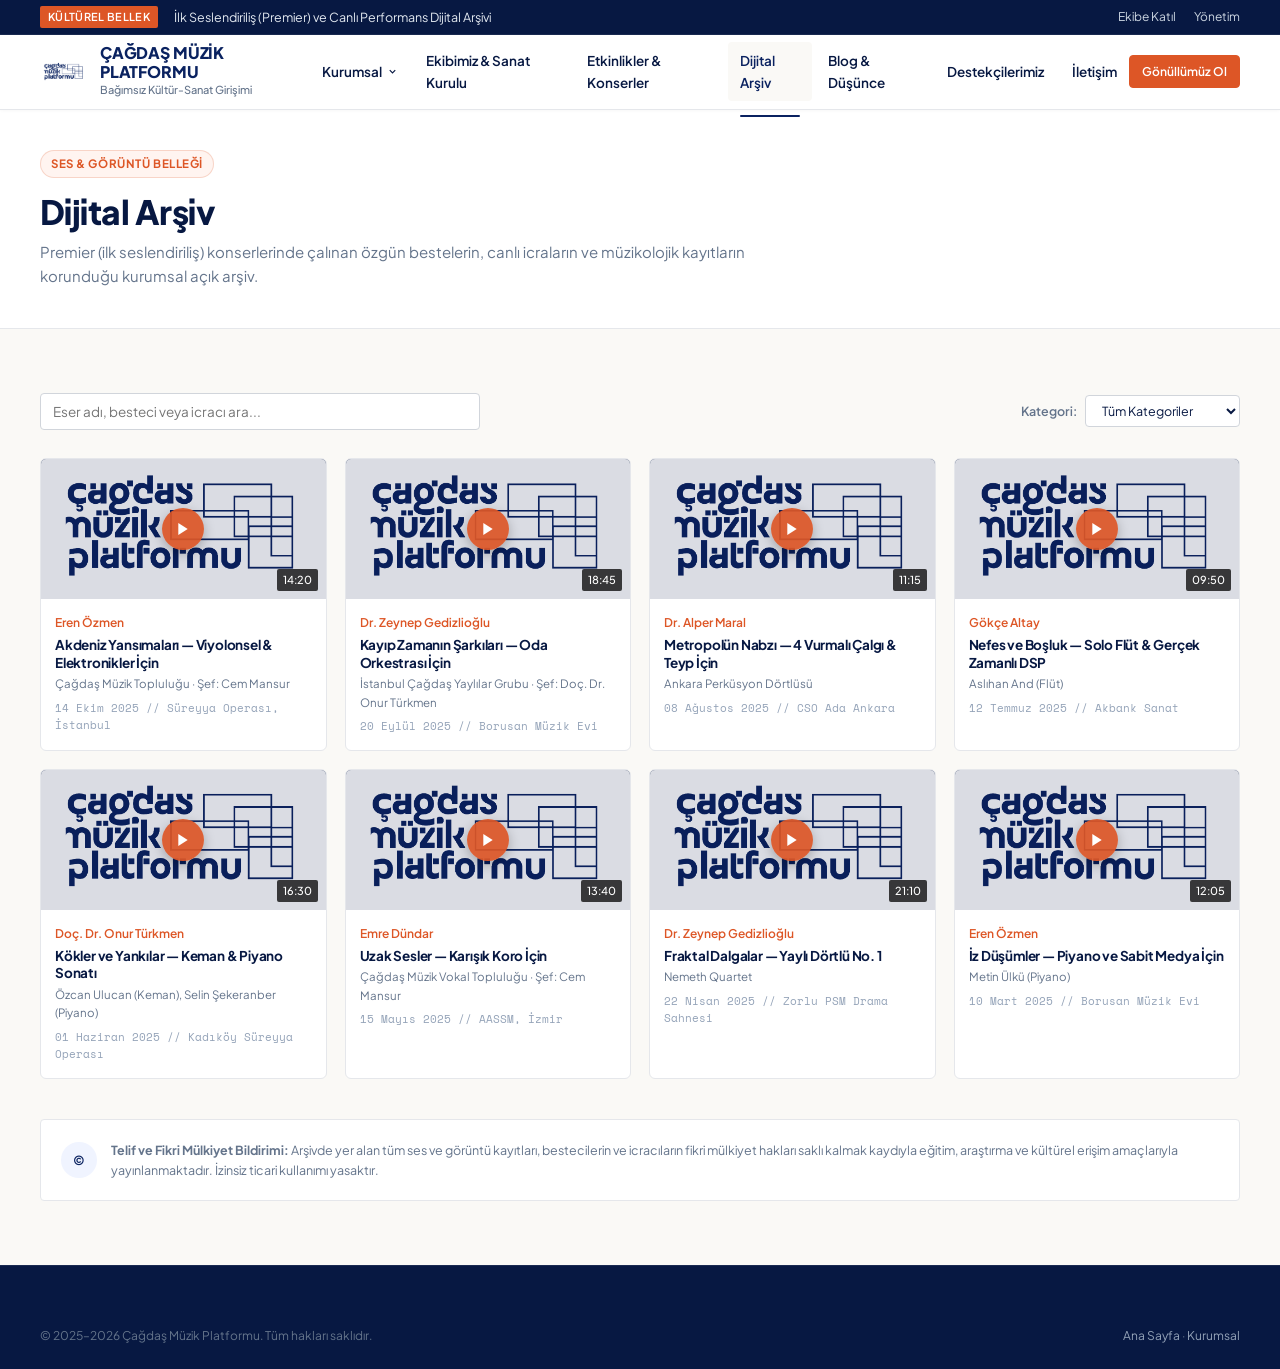
<file: arsiv.html>
<!DOCTYPE html>
<html lang="tr">
<head>
  <meta charset="UTF-8">
  <meta name="viewport" content="width=device-width, initial-scale=1.0">
  <title>Dijital Arşiv — Çağdaş Müzik Platformu</title>
  <link rel="icon" type="image/png" href="assets/images/logo-navy.png">
  <link rel="stylesheet" href="assets/css/styles.css">
</head>
<body>

  <!-- Top Bar -->
  <div class="top-bar">
    <div class="container">
      <div class="top-bar-left">
        <span class="top-bar-tag">Kültürel Bellek</span>
        <span>İlk Seslendiriliş (Premier) ve Canlı Performans Dijital Arşivi</span>
      </div>
      <div class="top-bar-right">
        <a href="gonullu.html" class="top-bar-link">Ekibe Katıl</a>
        <a href="admin/index.html" class="top-bar-link">Yönetim</a>
      </div>
    </div>
  </div>

  <!-- Header -->
  <header class="site-header">
    <div class="container header-inner">
      <a href="index.html" class="brand-logo">
        <img src="assets/images/logo-navy.png" alt="Çağdaş Müzik Platformu Logo">
        <div class="brand-text">
          <span class="brand-title">Çağdaş Müzik Platformu</span>
          <span class="brand-subtitle">Bağımsız Kültür-Sanat Girişimi</span>
        </div>
      </a>

      <nav class="main-nav">
        <div class="nav-item">
          <a href="kurumsal.html" class="nav-link">
            Kurumsal
            <svg width="11" height="11" viewBox="0 0 24 24" fill="none" stroke="currentColor" stroke-width="2.5"><polyline points="6 9 12 15 18 9"></polyline></svg>
          </a>
          <div class="dropdown-menu">
            <a href="kurumsal.html" class="dropdown-link"><span class="dropdown-link-title">Hakkımızda</span><span class="dropdown-link-desc">Platformun tanımı ve faaliyet alanları</span></a>
            <a href="baskan.html" class="dropdown-link"><span class="dropdown-link-title">Ön Söz (Başkandan)</span><span class="dropdown-link-desc">Kuruluş felsefesi ve çağdaş vizyon</span></a>
            <a href="degerlerimiz.html" class="dropdown-link"><span class="dropdown-link-title">Değerlerimiz</span><span class="dropdown-link-desc">12 temel etik ve kurumsal ilkemiz</span></a>
            <a href="vizyon-misyon.html" class="dropdown-link"><span class="dropdown-link-title">Vizyon & Misyon</span><span class="dropdown-link-desc">Gelecek hedeflerimiz ve stratejimiz</span></a>
          </div>
        </div>
        <div class="nav-item"><a href="ekibimiz.html" class="nav-link">Ekibimiz & Sanat Kurulu</a></div>
        <div class="nav-item"><a href="etkinlikler.html" class="nav-link">Etkinlikler & Konserler</a></div>
        <div class="nav-item"><a href="arsiv.html" class="nav-link active">Dijital Arşiv</a></div>
        <div class="nav-item"><a href="blog.html" class="nav-link">Blog & Düşünce</a></div>
        <div class="nav-item"><a href="destekciler.html" class="nav-link">Destekçilerimiz</a></div>
        <div class="nav-item"><a href="iletisim.html" class="nav-link">İletişim</a></div>
      </nav>

      <div class="header-actions">
        <a href="gonullu.html" class="btn btn-accent btn-sm">Gönüllümüz Ol</a>
        <button class="mobile-menu-btn" aria-label="Menü">
          <svg width="20" height="20" viewBox="0 0 24 24" fill="none" stroke="currentColor" stroke-width="2"><line x1="3" y1="12" x2="21" y2="12"></line><line x1="3" y1="6" x2="21" y2="6"></line><line x1="3" y1="18" x2="21" y2="18"></line></svg>
        </button>
      </div>
    </div>
  </header>

  <main>
    <div style="background:#FFFFFF; border-bottom:1px solid var(--border-subtle); padding:40px 0;">
      <div class="container">
        <span class="section-badge orange">Ses & Görüntü Belleği</span>
        <h1 style="color:var(--navy-dark); font-size:2.1rem; margin-bottom:8px;">Dijital Arşiv</h1>
        <p style="color:var(--text-muted); font-size:15px; max-width:720px; margin:0;">
          Premier (ilk seslendiriliş) konserlerinde çalınan özgün bestelerin, canlı icraların ve müzikolojik kayıtların korunduğu kurumsal açık arşiv.
        </p>
      </div>
    </div>

    <section class="section">
      <div class="container">
        <!-- Arama ve Kategori Filtresi -->
        <div style="display:flex; justify-content:space-between; align-items:center; flex-wrap:wrap; gap:16px; margin-bottom:28px;">
          <div style="flex:1; max-width:440px;">
            <input type="text" id="archive-search" class="form-control" placeholder="Eser adı, besteci veya icracı ara...">
          </div>
          <div style="display:flex; align-items:center; gap:8px;">
            <label for="archive-category" style="font-size:12.5px; font-weight:600; color:var(--text-muted);">Kategori:</label>
            <select id="archive-category" class="form-control" style="width:auto; padding:6px 12px; font-size:12.5px;">
              <option value="all">Tüm Kategoriler</option>
              <option value="Premier">Premier Kayıtları</option>
              <option value="Oda Müziği">Oda Müziği</option>
              <option value="Elektronik">Elektronik & Karma</option>
              <option value="Canlı Kayıt">Canlı Performans</option>
            </select>
          </div>
        </div>

        <!-- Arşiv Grid -->
        <div class="archive-grid" id="archive-page-container">
          <!-- JS dinamik dolduracak -->
        </div>

        <!-- Telif & Açık Erişim Bilgilendirmesi -->
        <div style="margin-top:40px; padding:20px; background:#FFFFFF; border:1px solid var(--border-subtle); border-radius:var(--radius-md); font-size:12.5px; color:var(--text-muted); display:flex; align-items:center; gap:14px;">
          <div style="width:36px; height:36px; border-radius:50%; background:var(--navy-subtle); color:var(--navy-primary); display:flex; align-items:center; justify-content:center; flex-shrink:0; font-weight:bold;">&copy;</div>
          <div>
            <strong>Telif ve Fikri Mülkiyet Bildirimi:</strong> Arşivde yer alan tüm ses ve görüntü kayıtları, bestecilerin ve icracıların fikri mülkiyet hakları saklı kalmak kaydıyla eğitim, araştırma ve kültürel erişim amaçlarıyla yayınlanmaktadır. İzinsiz ticari kullanımı yasaktır.
          </div>
        </div>
      </div>
    </section>
  </main>

  <!-- Footer -->
  <footer class="site-footer">
    <div class="container">
      <div class="footer-bottom" style="padding:0;">
        <div>&copy; 2025–2026 Çağdaş Müzik Platformu. Tüm hakları saklıdır.</div>
        <div><a href="index.html" style="color:#94A3B8;">Ana Sayfa</a> · <a href="kurumsal.html" style="color:#94A3B8;">Kurumsal</a></div>
      </div>
    </div>
  </footer>

  <script src="assets/js/bootstrap-data.js"></script>
  <script src="assets/js/store.js"></script>
  <script src="assets/js/main.js"></script>
</body>
</html>
</file>
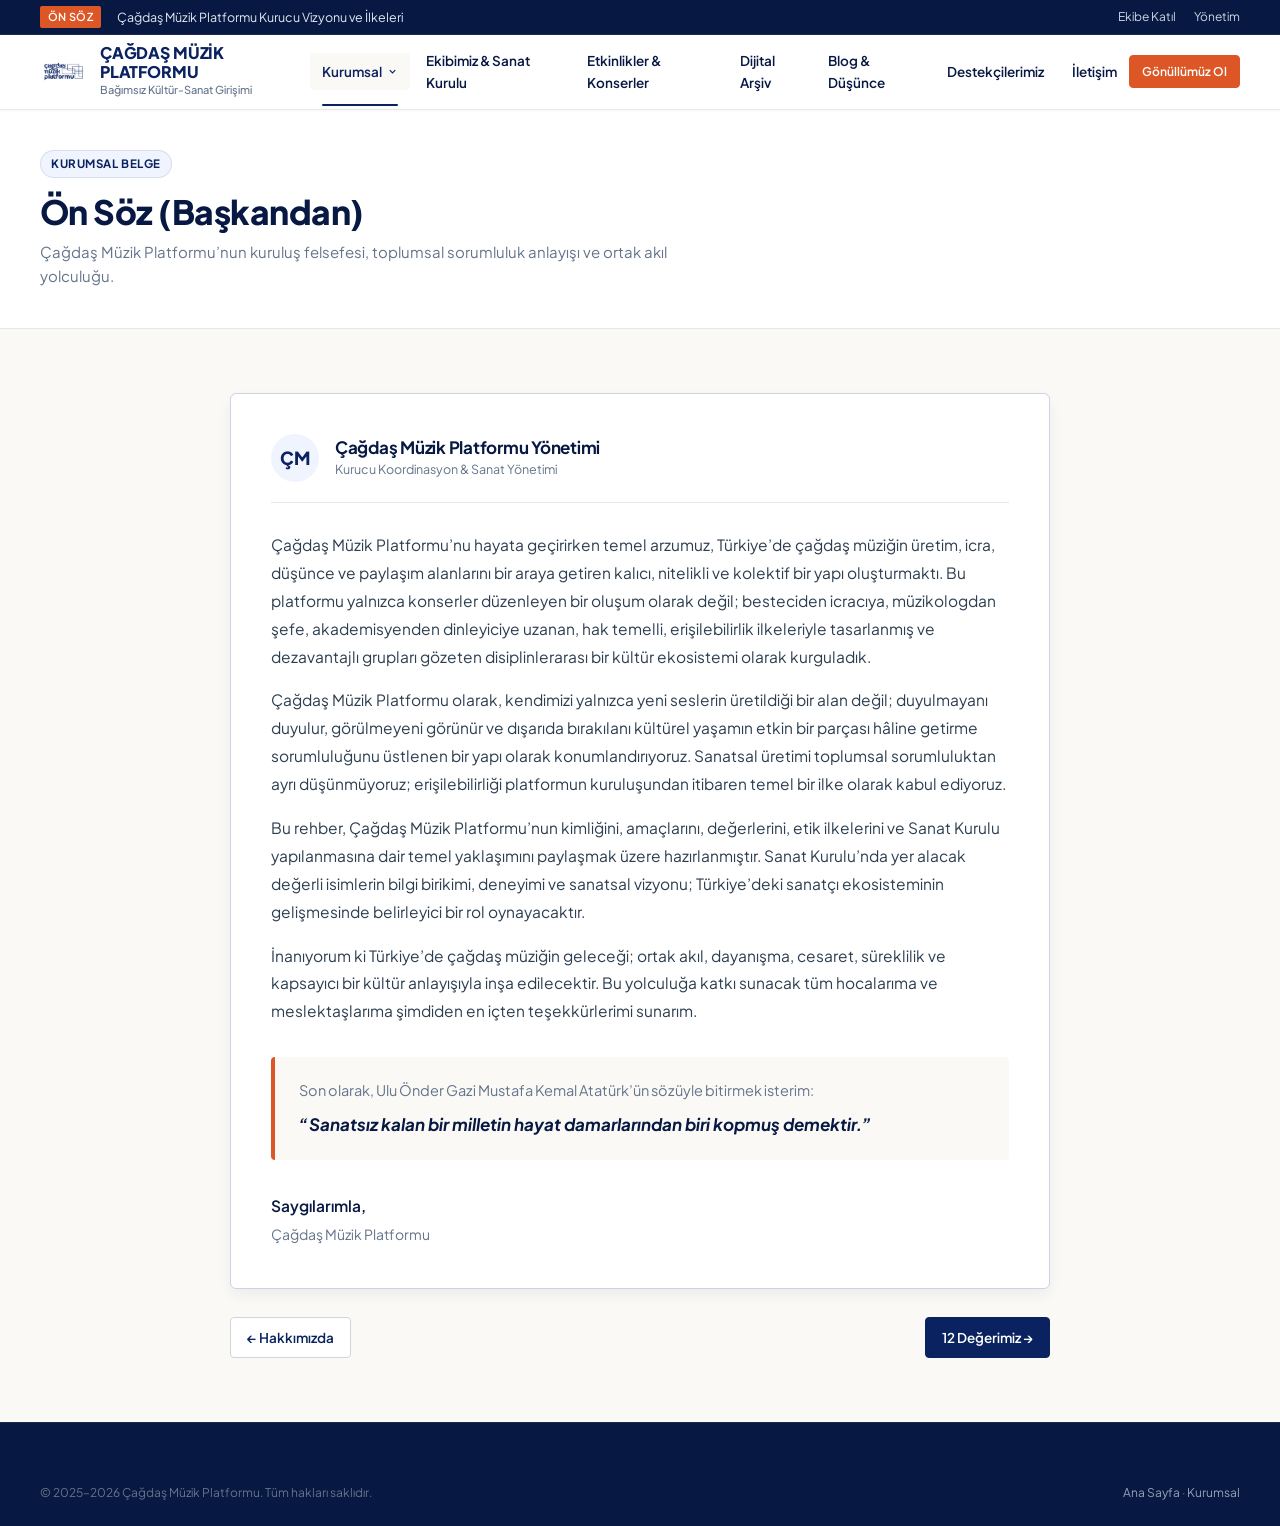
<file: baskan.html>
<!DOCTYPE html>
<html lang="tr">
<head>
  <meta charset="UTF-8">
  <meta name="viewport" content="width=device-width, initial-scale=1.0">
  <title>Ön Söz (Başkandan) — Çağdaş Müzik Platformu</title>
  <link rel="icon" type="image/png" href="assets/images/logo-navy.png">
  <link rel="stylesheet" href="assets/css/styles.css">
</head>
<body>

  <!-- Üst Duyuru Bandı -->
  <div class="top-bar">
    <div class="container">
      <div class="top-bar-left">
        <span class="top-bar-tag">Ön Söz</span>
        <span>Çağdaş Müzik Platformu Kurucu Vizyonu ve İlkeleri</span>
      </div>
      <div class="top-bar-right">
        <a href="gonullu.html" class="top-bar-link">Ekibe Katıl</a>
        <a href="admin/index.html" class="top-bar-link">Yönetim</a>
      </div>
    </div>
  </div>

  <!-- Header -->
  <header class="site-header">
    <div class="container header-inner">
      <a href="index.html" class="brand-logo">
        <img src="assets/images/logo-navy.png" alt="Çağdaş Müzik Platformu Logo">
        <div class="brand-text">
          <span class="brand-title">Çağdaş Müzik Platformu</span>
          <span class="brand-subtitle">Bağımsız Kültür-Sanat Girişimi</span>
        </div>
      </a>

      <nav class="main-nav">
        <div class="nav-item">
          <a href="kurumsal.html" class="nav-link active">
            Kurumsal
            <svg width="11" height="11" viewBox="0 0 24 24" fill="none" stroke="currentColor" stroke-width="2.5"><polyline points="6 9 12 15 18 9"></polyline></svg>
          </a>
          <div class="dropdown-menu">
            <a href="kurumsal.html" class="dropdown-link"><span class="dropdown-link-title">Hakkımızda</span><span class="dropdown-link-desc">Platformun tanımı ve faaliyet alanları</span></a>
            <a href="baskan.html" class="dropdown-link"><span class="dropdown-link-title">Ön Söz (Başkandan)</span><span class="dropdown-link-desc">Kuruluş felsefesi ve çağdaş vizyon</span></a>
            <a href="degerlerimiz.html" class="dropdown-link"><span class="dropdown-link-title">Değerlerimiz</span><span class="dropdown-link-desc">12 temel etik ve kurumsal ilkemiz</span></a>
            <a href="vizyon-misyon.html" class="dropdown-link"><span class="dropdown-link-title">Vizyon & Misyon</span><span class="dropdown-link-desc">Gelecek hedeflerimiz ve stratejimiz</span></a>
          </div>
        </div>
        <div class="nav-item"><a href="ekibimiz.html" class="nav-link">Ekibimiz & Sanat Kurulu</a></div>
        <div class="nav-item"><a href="etkinlikler.html" class="nav-link">Etkinlikler & Konserler</a></div>
        <div class="nav-item"><a href="arsiv.html" class="nav-link">Dijital Arşiv</a></div>
        <div class="nav-item"><a href="blog.html" class="nav-link">Blog & Düşünce</a></div>
        <div class="nav-item"><a href="destekciler.html" class="nav-link">Destekçilerimiz</a></div>
        <div class="nav-item"><a href="iletisim.html" class="nav-link">İletişim</a></div>
      </nav>

      <div class="header-actions">
        <a href="gonullu.html" class="btn btn-accent btn-sm">Gönüllümüz Ol</a>
        <button class="mobile-menu-btn" aria-label="Menü">
          <svg width="20" height="20" viewBox="0 0 24 24" fill="none" stroke="currentColor" stroke-width="2"><line x1="3" y1="12" x2="21" y2="12"></line><line x1="3" y1="6" x2="21" y2="6"></line><line x1="3" y1="18" x2="21" y2="18"></line></svg>
        </button>
      </div>
    </div>
  </header>

  <main>
    <div style="background:#FFFFFF; border-bottom:1px solid var(--border-subtle); padding:40px 0;">
      <div class="container">
        <span class="section-badge">Kurumsal Belge</span>
        <h1 style="color:var(--navy-dark); font-size:2.1rem; margin-bottom:8px;">Ön Söz (Başkandan)</h1>
        <p style="color:var(--text-muted); font-size:15px; max-width:700px; margin:0;">
          Çağdaş Müzik Platformu’nun kuruluş felsefesi, toplumsal sorumluluk anlayışı ve ortak akıl yolculuğu.
        </p>
      </div>
    </div>

    <!-- Metin 2 Birebir -->
    <section class="section">
      <div class="container" style="max-width:860px;">
        <article class="card card-body" style="padding:40px; box-shadow:var(--shadow-md); border-color:#CBD5E1;">
          <div style="display:flex; align-items:center; gap:16px; margin-bottom:28px; padding-bottom:20px; border-bottom:1px solid var(--border-subtle);">
            <div style="width:48px; height:48px; border-radius:50%; background:var(--navy-subtle); color:var(--navy-primary); display:flex; align-items:center; justify-content:center; font-weight:800; font-size:18px;">
              ÇM
            </div>
            <div>
              <h2 style="font-size:17px; color:var(--navy-dark); margin:0;">Çağdaş Müzik Platformu Yönetimi</h2>
              <div style="font-size:12.5px; color:var(--text-muted);">Kurucu Koordinasyon & Sanat Yönetimi</div>
            </div>
          </div>

          <div style="font-size:15.5px; line-height:1.8; color:var(--text-body);">
            <p>
              Çağdaş Müzik Platformu’nu hayata geçirirken temel arzumuz, Türkiye’de çağdaş müziğin üretim, icra, düşünce ve paylaşım alanlarını bir araya getiren kalıcı, nitelikli ve kolektif bir yapı oluşturmaktı. Bu platformu yalnızca konserler düzenleyen bir oluşum olarak değil; besteciden icracıya, müzikologdan şefe, akademisyenden dinleyiciye uzanan, hak temelli, erişilebilirlik ilkeleriyle tasarlanmış ve dezavantajlı grupları gözeten disiplinlerarası bir kültür ekosistemi olarak kurguladık.
            </p>

            <p>
              Çağdaş Müzik Platformu olarak, kendimizi yalnızca yeni seslerin üretildiği bir alan değil; duyulmayanı duyulur, görülmeyeni görünür ve dışarıda bırakılanı kültürel yaşamın etkin bir parçası hâline getirme sorumluluğunu üstlenen bir yapı olarak konumlandırıyoruz. Sanatsal üretimi toplumsal sorumluluktan ayrı düşünmüyoruz; erişilebilirliği platformun kuruluşundan itibaren temel bir ilke olarak kabul ediyoruz.
            </p>

            <p>
              Bu rehber, Çağdaş Müzik Platformu’nun kimliğini, amaçlarını, değerlerini, etik ilkelerini ve Sanat Kurulu yapılanmasına dair temel yaklaşımını paylaşmak üzere hazırlanmıştır. Sanat Kurulu’nda yer alacak değerli isimlerin bilgi birikimi, deneyimi ve sanatsal vizyonu; Türkiye’deki sanatçı ekosisteminin gelişmesinde belirleyici bir rol oynayacaktır.
            </p>

            <p>
              İnanıyorum ki Türkiye’de çağdaş müziğin geleceği; ortak akıl, dayanışma, cesaret, süreklilik ve kapsayıcı bir kültür anlayışıyla inşa edilecektir. Bu yolculuğa katkı sunacak tüm hocalarıma ve meslektaşlarıma şimdiden en içten teşekkürlerimi sunarım.
            </p>

            <!-- Atatürk Alıntısı -->
            <div style="margin:32px 0; padding:20px 24px; background:var(--bg-canvas); border-left:4px solid var(--orange-accent); border-radius:4px;">
              <p style="font-size:14.5px; color:var(--text-muted); margin-bottom:6px;">
                Son olarak, Ulu Önder Gazi Mustafa Kemal Atatürk’ün sözüyle bitirmek isterim:
              </p>
              <blockquote style="font-family:var(--font-heading); font-size:17px; font-weight:700; color:var(--navy-dark); font-style:italic; margin:0;">
                “Sanatsız kalan bir milletin hayat damarlarından biri kopmuş demektir.”
              </blockquote>
            </div>

            <p style="margin-top:28px; font-weight:600; color:var(--navy-dark);">
              Saygılarımla,<br>
              <span style="font-weight:400; font-size:14px; color:var(--text-muted);">Çağdaş Müzik Platformu</span>
            </p>
          </div>
        </article>

        <div style="display:flex; justify-content:space-between; margin-top:28px;">
          <a href="kurumsal.html" class="btn btn-outline">&larr; Hakkımızda</a>
          <a href="degerlerimiz.html" class="btn btn-primary">12 Değerimiz &rarr;</a>
        </div>
      </div>
    </section>
  </main>

  <!-- Footer -->
  <footer class="site-footer">
    <div class="container">
      <div class="footer-bottom" style="padding:0;">
        <div>&copy; 2025–2026 Çağdaş Müzik Platformu. Tüm hakları saklıdır.</div>
        <div><a href="index.html" style="color:#94A3B8;">Ana Sayfa</a> · <a href="kurumsal.html" style="color:#94A3B8;">Kurumsal</a></div>
      </div>
    </div>
  </footer>

  <script src="assets/js/bootstrap-data.js"></script>
  <script src="assets/js/store.js"></script>
  <script src="assets/js/main.js"></script>
</body>
</html>
</file>
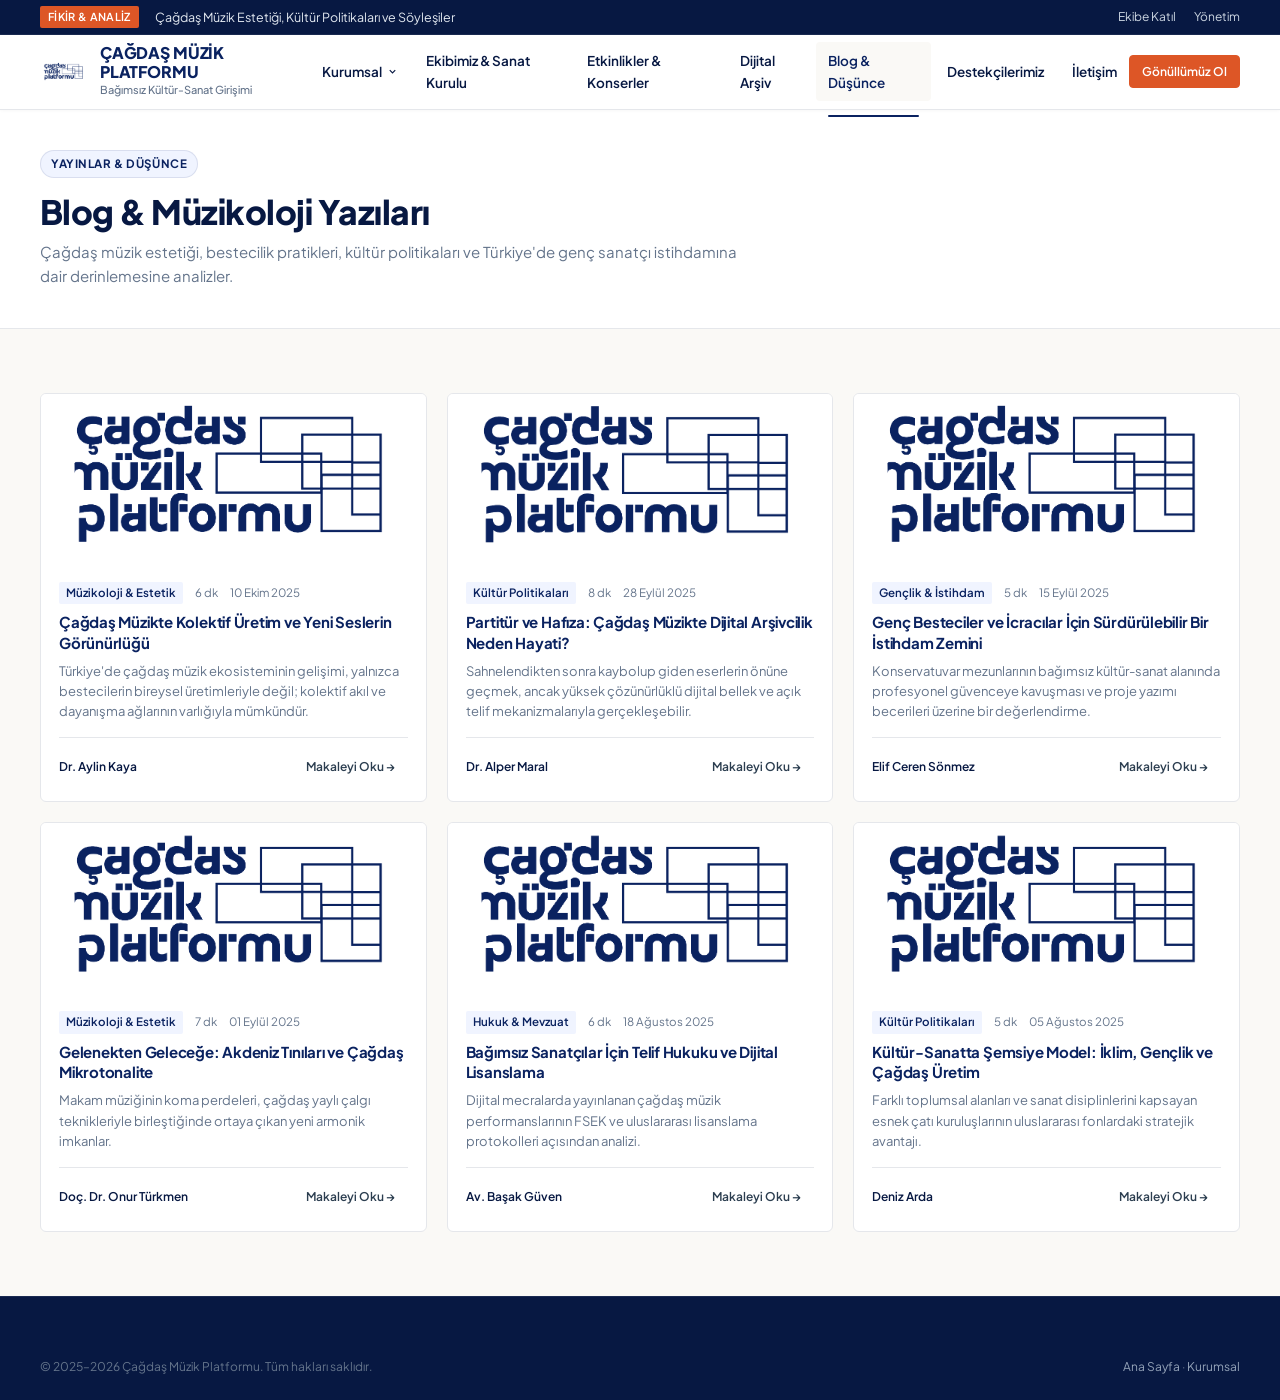
<file: blog.html>
<!DOCTYPE html>
<html lang="tr">
<head>
  <meta charset="UTF-8">
  <meta name="viewport" content="width=device-width, initial-scale=1.0">
  <title>Blog & Düşünce Yazıları — Çağdaş Müzik Platformu</title>
  <link rel="icon" type="image/png" href="assets/images/logo-navy.png">
  <link rel="stylesheet" href="assets/css/styles.css">
</head>
<body>

  <!-- Top Bar -->
  <div class="top-bar">
    <div class="container">
      <div class="top-bar-left">
        <span class="top-bar-tag">Fikir & Analiz</span>
        <span>Çağdaş Müzik Estetiği, Kültür Politikaları ve Söyleşiler</span>
      </div>
      <div class="top-bar-right">
        <a href="gonullu.html" class="top-bar-link">Ekibe Katıl</a>
        <a href="admin/index.html" class="top-bar-link">Yönetim</a>
      </div>
    </div>
  </div>

  <!-- Header -->
  <header class="site-header">
    <div class="container header-inner">
      <a href="index.html" class="brand-logo">
        <img src="assets/images/logo-navy.png" alt="Çağdaş Müzik Platformu Logo">
        <div class="brand-text">
          <span class="brand-title">Çağdaş Müzik Platformu</span>
          <span class="brand-subtitle">Bağımsız Kültür-Sanat Girişimi</span>
        </div>
      </a>

      <nav class="main-nav">
        <div class="nav-item">
          <a href="kurumsal.html" class="nav-link">
            Kurumsal
            <svg width="11" height="11" viewBox="0 0 24 24" fill="none" stroke="currentColor" stroke-width="2.5"><polyline points="6 9 12 15 18 9"></polyline></svg>
          </a>
          <div class="dropdown-menu">
            <a href="kurumsal.html" class="dropdown-link"><span class="dropdown-link-title">Hakkımızda</span><span class="dropdown-link-desc">Platformun tanımı ve faaliyet alanları</span></a>
            <a href="baskan.html" class="dropdown-link"><span class="dropdown-link-title">Ön Söz (Başkandan)</span><span class="dropdown-link-desc">Kuruluş felsefesi ve çağdaş vizyon</span></a>
            <a href="degerlerimiz.html" class="dropdown-link"><span class="dropdown-link-title">Değerlerimiz</span><span class="dropdown-link-desc">12 temel etik ve kurumsal ilkemiz</span></a>
            <a href="vizyon-misyon.html" class="dropdown-link"><span class="dropdown-link-title">Vizyon & Misyon</span><span class="dropdown-link-desc">Gelecek hedeflerimiz ve stratejimiz</span></a>
          </div>
        </div>
        <div class="nav-item"><a href="ekibimiz.html" class="nav-link">Ekibimiz & Sanat Kurulu</a></div>
        <div class="nav-item"><a href="etkinlikler.html" class="nav-link">Etkinlikler & Konserler</a></div>
        <div class="nav-item"><a href="arsiv.html" class="nav-link">Dijital Arşiv</a></div>
        <div class="nav-item"><a href="blog.html" class="nav-link active">Blog & Düşünce</a></div>
        <div class="nav-item"><a href="destekciler.html" class="nav-link">Destekçilerimiz</a></div>
        <div class="nav-item"><a href="iletisim.html" class="nav-link">İletişim</a></div>
      </nav>

      <div class="header-actions">
        <a href="gonullu.html" class="btn btn-accent btn-sm">Gönüllümüz Ol</a>
        <button class="mobile-menu-btn" aria-label="Menü">
          <svg width="20" height="20" viewBox="0 0 24 24" fill="none" stroke="currentColor" stroke-width="2"><line x1="3" y1="12" x2="21" y2="12"></line><line x1="3" y1="6" x2="21" y2="6"></line><line x1="3" y1="18" x2="21" y2="18"></line></svg>
        </button>
      </div>
    </div>
  </header>

  <main>
    <div style="background:#FFFFFF; border-bottom:1px solid var(--border-subtle); padding:40px 0;">
      <div class="container">
        <span class="section-badge">Yayınlar & Düşünce</span>
        <h1 style="color:var(--navy-dark); font-size:2.1rem; margin-bottom:8px;">Blog & Müzikoloji Yazıları</h1>
        <p style="color:var(--text-muted); font-size:15px; max-width:720px; margin:0;">
          Çağdaş müzik estetiği, bestecilik pratikleri, kültür politikaları ve Türkiye'de genç sanatçı istihdamına dair derinlemesine analizler.
        </p>
      </div>
    </div>

    <section class="section">
      <div class="container">
        <div class="blog-grid" id="blogs-page-container">
          <!-- JS dinamik dolduracak -->
        </div>
      </div>
    </section>
  </main>

  <footer class="site-footer">
    <div class="container">
      <div class="footer-bottom" style="padding:0;">
        <div>&copy; 2025–2026 Çağdaş Müzik Platformu. Tüm hakları saklıdır.</div>
        <div><a href="index.html" style="color:#94A3B8;">Ana Sayfa</a> · <a href="kurumsal.html" style="color:#94A3B8;">Kurumsal</a></div>
      </div>
    </div>
  </footer>

  <script src="assets/js/bootstrap-data.js"></script>
  <script src="assets/js/store.js"></script>
  <script src="assets/js/main.js"></script>
</body>
</html>
</file>
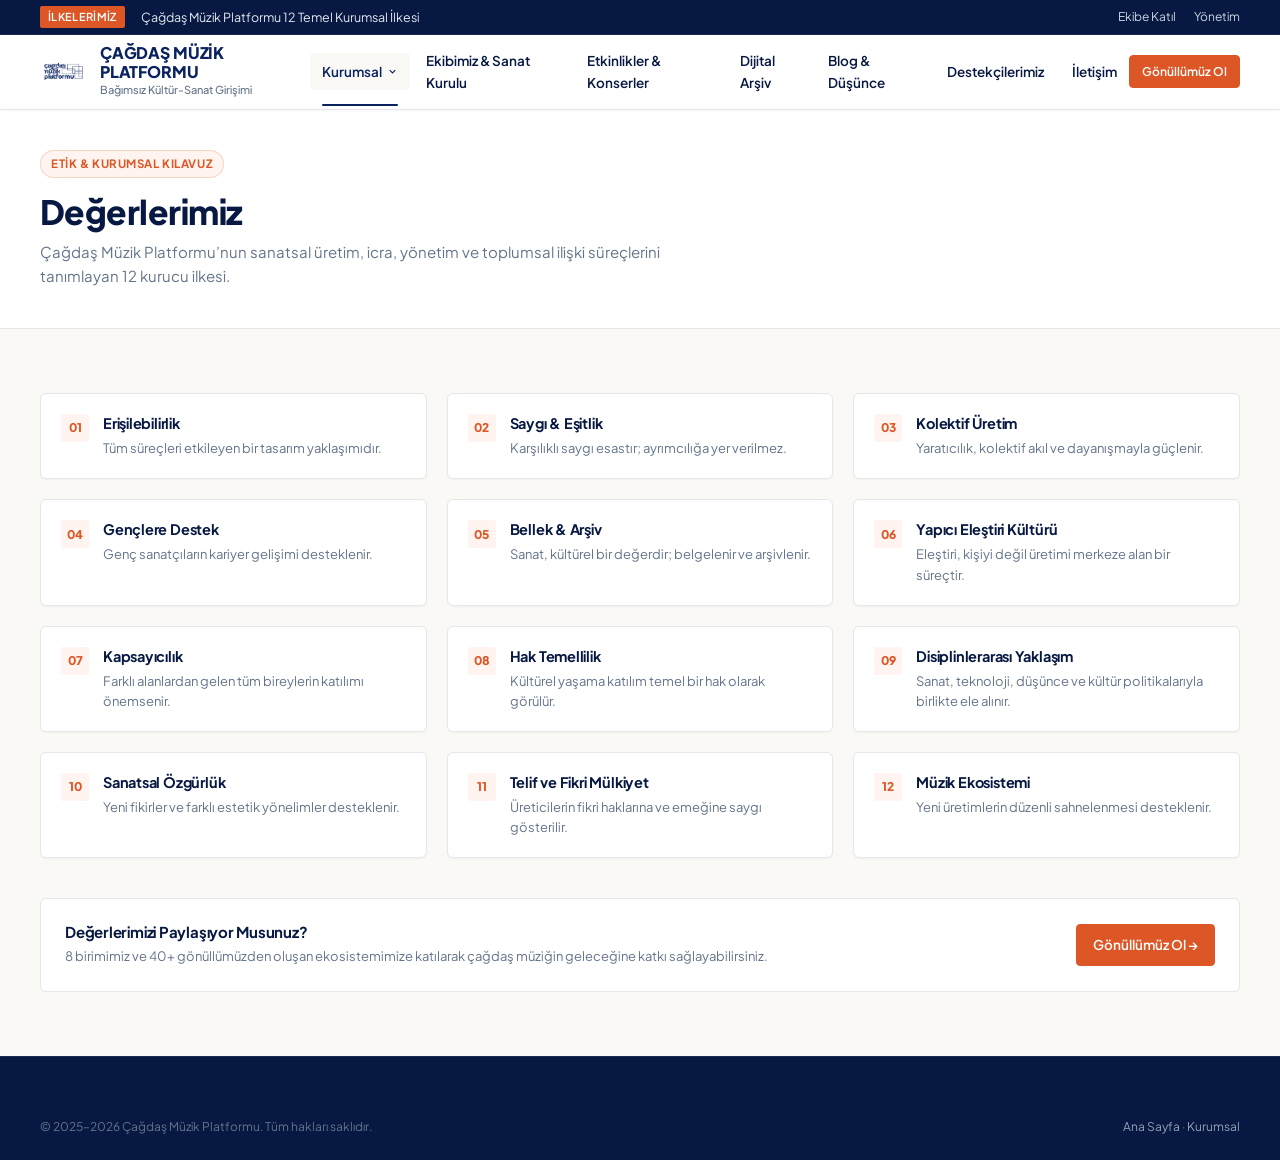
<file: degerlerimiz.html>
<!DOCTYPE html>
<html lang="tr">
<head>
  <meta charset="UTF-8">
  <meta name="viewport" content="width=device-width, initial-scale=1.0">
  <title>Değerlerimiz (12 Temel İlke) — Çağdaş Müzik Platformu</title>
  <link rel="icon" type="image/png" href="assets/images/logo-navy.png">
  <link rel="stylesheet" href="assets/css/styles.css">
</head>
<body>

  <!-- Top Bar -->
  <div class="top-bar">
    <div class="container">
      <div class="top-bar-left">
        <span class="top-bar-tag">İlkelerimiz</span>
        <span>Çağdaş Müzik Platformu 12 Temel Kurumsal İlkesi</span>
      </div>
      <div class="top-bar-right">
        <a href="gonullu.html" class="top-bar-link">Ekibe Katıl</a>
        <a href="admin/index.html" class="top-bar-link">Yönetim</a>
      </div>
    </div>
  </div>

  <!-- Header -->
  <header class="site-header">
    <div class="container header-inner">
      <a href="index.html" class="brand-logo">
        <img src="assets/images/logo-navy.png" alt="Çağdaş Müzik Platformu Logo">
        <div class="brand-text">
          <span class="brand-title">Çağdaş Müzik Platformu</span>
          <span class="brand-subtitle">Bağımsız Kültür-Sanat Girişimi</span>
        </div>
      </a>

      <nav class="main-nav">
        <div class="nav-item">
          <a href="kurumsal.html" class="nav-link active">
            Kurumsal
            <svg width="11" height="11" viewBox="0 0 24 24" fill="none" stroke="currentColor" stroke-width="2.5"><polyline points="6 9 12 15 18 9"></polyline></svg>
          </a>
          <div class="dropdown-menu">
            <a href="kurumsal.html" class="dropdown-link"><span class="dropdown-link-title">Hakkımızda</span><span class="dropdown-link-desc">Platformun tanımı ve faaliyet alanları</span></a>
            <a href="baskan.html" class="dropdown-link"><span class="dropdown-link-title">Ön Söz (Başkandan)</span><span class="dropdown-link-desc">Kuruluş felsefesi ve çağdaş vizyon</span></a>
            <a href="degerlerimiz.html" class="dropdown-link"><span class="dropdown-link-title">Değerlerimiz</span><span class="dropdown-link-desc">12 temel etik ve kurumsal ilkemiz</span></a>
            <a href="vizyon-misyon.html" class="dropdown-link"><span class="dropdown-link-title">Vizyon & Misyon</span><span class="dropdown-link-desc">Gelecek hedeflerimiz ve stratejimiz</span></a>
          </div>
        </div>
        <div class="nav-item"><a href="ekibimiz.html" class="nav-link">Ekibimiz & Sanat Kurulu</a></div>
        <div class="nav-item"><a href="etkinlikler.html" class="nav-link">Etkinlikler & Konserler</a></div>
        <div class="nav-item"><a href="arsiv.html" class="nav-link">Dijital Arşiv</a></div>
        <div class="nav-item"><a href="blog.html" class="nav-link">Blog & Düşünce</a></div>
        <div class="nav-item"><a href="destekciler.html" class="nav-link">Destekçilerimiz</a></div>
        <div class="nav-item"><a href="iletisim.html" class="nav-link">İletişim</a></div>
      </nav>

      <div class="header-actions">
        <a href="gonullu.html" class="btn btn-accent btn-sm">Gönüllümüz Ol</a>
        <button class="mobile-menu-btn" aria-label="Menü">
          <svg width="20" height="20" viewBox="0 0 24 24" fill="none" stroke="currentColor" stroke-width="2"><line x1="3" y1="12" x2="21" y2="12"></line><line x1="3" y1="6" x2="21" y2="6"></line><line x1="3" y1="18" x2="21" y2="18"></line></svg>
        </button>
      </div>
    </div>
  </header>

  <main>
    <div style="background:#FFFFFF; border-bottom:1px solid var(--border-subtle); padding:40px 0;">
      <div class="container">
        <span class="section-badge orange">Etik & Kurumsal Kılavuz</span>
        <h1 style="color:var(--navy-dark); font-size:2.1rem; margin-bottom:8px;">Değerlerimiz</h1>
        <p style="color:var(--text-muted); font-size:15px; max-width:700px; margin:0;">
          Çağdaş Müzik Platformu’nun sanatsal üretim, icra, yönetim ve toplumsal ilişki süreçlerini tanımlayan 12 kurucu ilkesi.
        </p>
      </div>
    </div>

    <!-- Metin 4: 12 İlke Birebir -->
    <section class="section">
      <div class="container">
        <div class="values-grid" style="grid-template-columns:repeat(3, 1fr); gap:20px;">
          
          <div class="card value-card">
            <div class="value-num">01</div>
            <div class="value-content">
              <h3 class="value-title">Erişilebilirlik</h3>
              <p class="value-text">Tüm süreçleri etkileyen bir tasarım yaklaşımıdır.</p>
            </div>
          </div>

          <div class="card value-card">
            <div class="value-num">02</div>
            <div class="value-content">
              <h3 class="value-title">Saygı & Eşitlik</h3>
              <p class="value-text">Karşılıklı saygı esastır; ayrımcılığa yer verilmez.</p>
            </div>
          </div>

          <div class="card value-card">
            <div class="value-num">03</div>
            <div class="value-content">
              <h3 class="value-title">Kolektif Üretim</h3>
              <p class="value-text">Yaratıcılık, kolektif akıl ve dayanışmayla güçlenir.</p>
            </div>
          </div>

          <div class="card value-card">
            <div class="value-num">04</div>
            <div class="value-content">
              <h3 class="value-title">Gençlere Destek</h3>
              <p class="value-text">Genç sanatçıların kariyer gelişimi desteklenir.</p>
            </div>
          </div>

          <div class="card value-card">
            <div class="value-num">05</div>
            <div class="value-content">
              <h3 class="value-title">Bellek & Arşiv</h3>
              <p class="value-text">Sanat, kültürel bir değerdir; belgelenir ve arşivlenir.</p>
            </div>
          </div>

          <div class="card value-card">
            <div class="value-num">06</div>
            <div class="value-content">
              <h3 class="value-title">Yapıcı Eleştiri Kültürü</h3>
              <p class="value-text">Eleştiri, kişiyi değil üretimi merkeze alan bir süreçtir.</p>
            </div>
          </div>

          <div class="card value-card">
            <div class="value-num">07</div>
            <div class="value-content">
              <h3 class="value-title">Kapsayıcılık</h3>
              <p class="value-text">Farklı alanlardan gelen tüm bireylerin katılımı önemsenir.</p>
            </div>
          </div>

          <div class="card value-card">
            <div class="value-num">08</div>
            <div class="value-content">
              <h3 class="value-title">Hak Temellilik</h3>
              <p class="value-text">Kültürel yaşama katılım temel bir hak olarak görülür.</p>
            </div>
          </div>

          <div class="card value-card">
            <div class="value-num">09</div>
            <div class="value-content">
              <h3 class="value-title">Disiplinlerarası Yaklaşım</h3>
              <p class="value-text">Sanat, teknoloji, düşünce ve kültür politikalarıyla birlikte ele alınır.</p>
            </div>
          </div>

          <div class="card value-card">
            <div class="value-num">10</div>
            <div class="value-content">
              <h3 class="value-title">Sanatsal Özgürlük</h3>
              <p class="value-text">Yeni fikirler ve farklı estetik yönelimler desteklenir.</p>
            </div>
          </div>

          <div class="card value-card">
            <div class="value-num">11</div>
            <div class="value-content">
              <h3 class="value-title">Telif ve Fikri Mülkiyet</h3>
              <p class="value-text">Üreticilerin fikri haklarına ve emeğine saygı gösterilir.</p>
            </div>
          </div>

          <div class="card value-card">
            <div class="value-num">12</div>
            <div class="value-content">
              <h3 class="value-title">Müzik Ekosistemi</h3>
              <p class="value-text">Yeni üretimlerin düzenli sahnelenmesi desteklenir.</p>
            </div>
          </div>

        </div>

        <div style="margin-top:40px; padding:24px; background:#FFFFFF; border:1px solid var(--border-subtle); border-radius:var(--radius-lg); display:flex; justify-content:space-between; align-items:center;">
          <div>
            <h4 style="color:var(--navy-dark); font-size:15px; margin-bottom:4px;">Değerlerimizi Paylaşıyor Musunuz?</h4>
            <p style="color:var(--text-muted); font-size:13px; margin:0;">8 birimimiz ve 40+ gönüllümüzden oluşan ekosistemimize katılarak çağdaş müziğin geleceğine katkı sağlayabilirsiniz.</p>
          </div>
          <a href="gonullu.html" class="btn btn-accent">Gönüllümüz Ol &rarr;</a>
        </div>
      </div>
    </section>
  </main>

  <footer class="site-footer">
    <div class="container">
      <div class="footer-bottom" style="padding:0;">
        <div>&copy; 2025–2026 Çağdaş Müzik Platformu. Tüm hakları saklıdır.</div>
        <div><a href="index.html" style="color:#94A3B8;">Ana Sayfa</a> · <a href="kurumsal.html" style="color:#94A3B8;">Kurumsal</a></div>
      </div>
    </div>
  </footer>

  <script src="assets/js/bootstrap-data.js"></script>
  <script src="assets/js/store.js"></script>
  <script src="assets/js/main.js"></script>
</body>
</html>
</file>
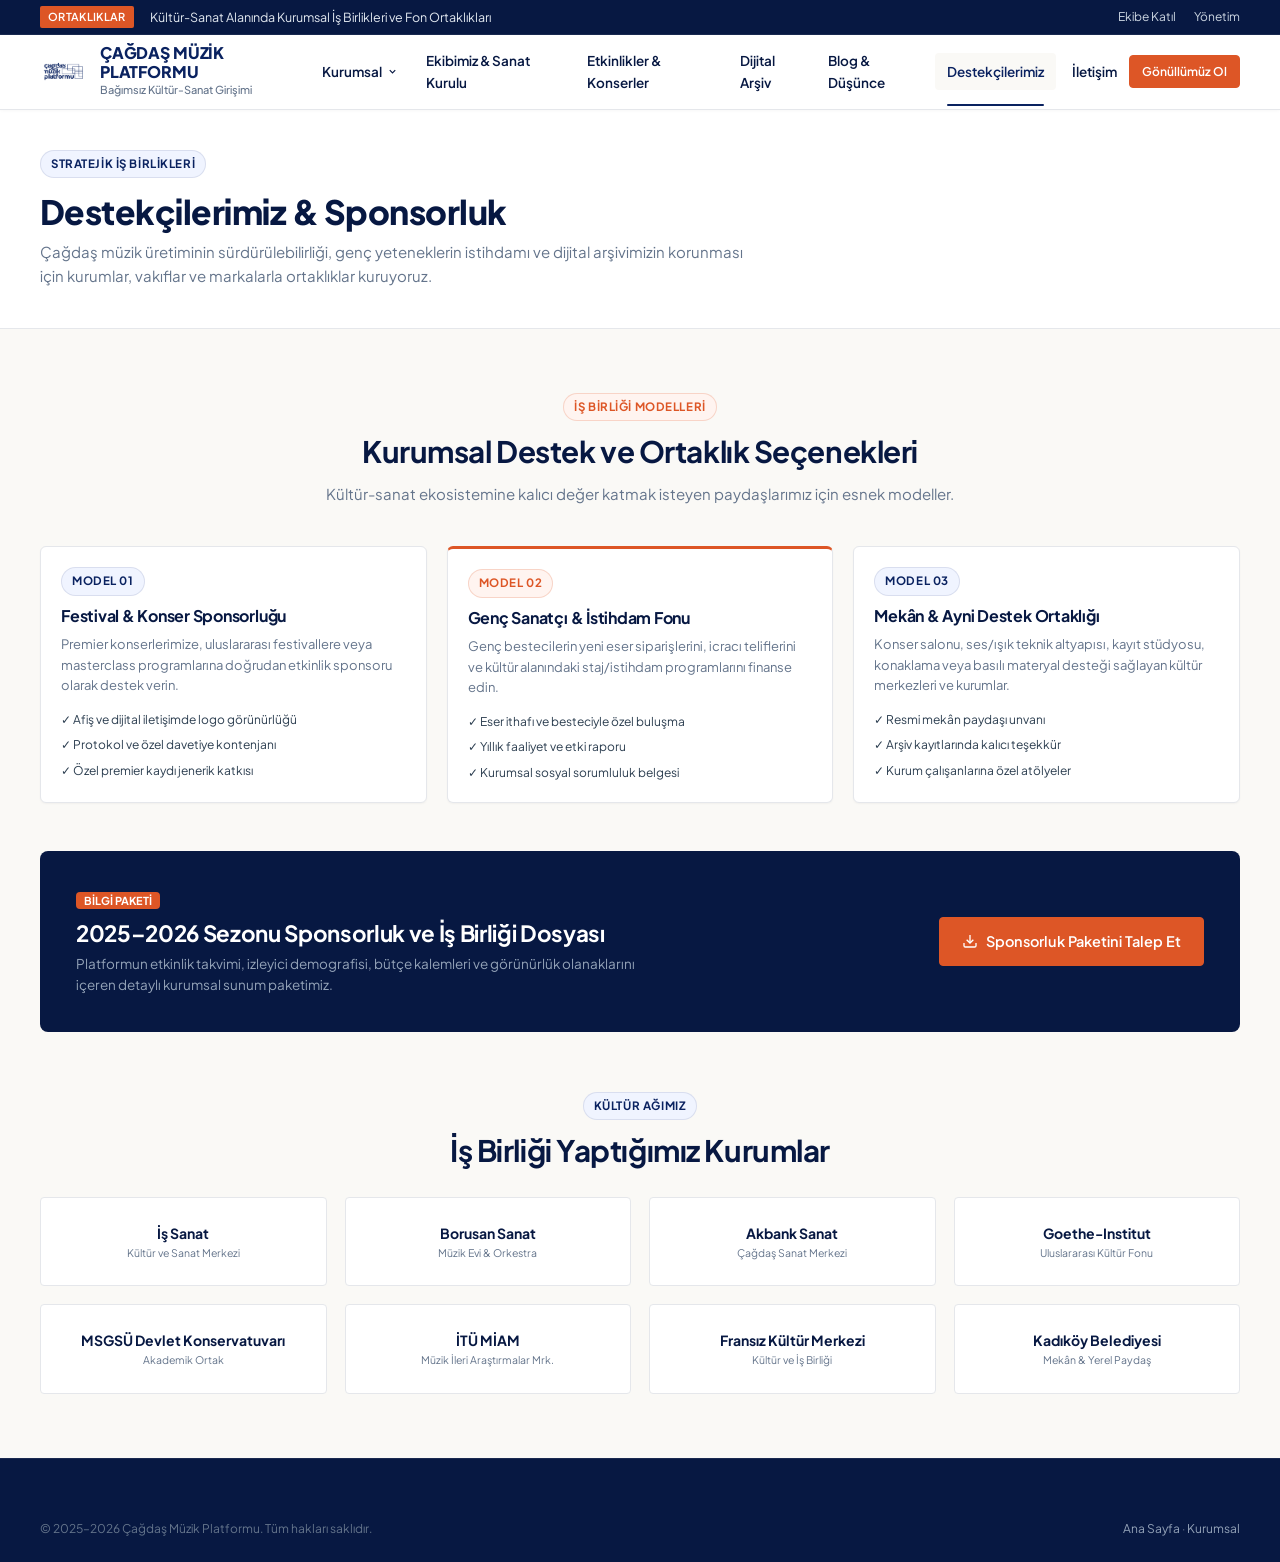
<file: destekciler.html>
<!DOCTYPE html>
<html lang="tr">
<head>
  <meta charset="UTF-8">
  <meta name="viewport" content="width=device-width, initial-scale=1.0">
  <title>Destekçilerimiz & Sponsorluk — Çağdaş Müzik Platformu</title>
  <link rel="icon" type="image/png" href="assets/images/logo-navy.png">
  <link rel="stylesheet" href="assets/css/styles.css">
</head>
<body>

  <!-- Top Bar -->
  <div class="top-bar">
    <div class="container">
      <div class="top-bar-left">
        <span class="top-bar-tag">Ortaklıklar</span>
        <span>Kültür-Sanat Alanında Kurumsal İş Birlikleri ve Fon Ortaklıkları</span>
      </div>
      <div class="top-bar-right">
        <a href="gonullu.html" class="top-bar-link">Ekibe Katıl</a>
        <a href="admin/index.html" class="top-bar-link">Yönetim</a>
      </div>
    </div>
  </div>

  <!-- Header -->
  <header class="site-header">
    <div class="container header-inner">
      <a href="index.html" class="brand-logo">
        <img src="assets/images/logo-navy.png" alt="Çağdaş Müzik Platformu Logo">
        <div class="brand-text">
          <span class="brand-title">Çağdaş Müzik Platformu</span>
          <span class="brand-subtitle">Bağımsız Kültür-Sanat Girişimi</span>
        </div>
      </a>

      <nav class="main-nav">
        <div class="nav-item">
          <a href="kurumsal.html" class="nav-link">
            Kurumsal
            <svg width="11" height="11" viewBox="0 0 24 24" fill="none" stroke="currentColor" stroke-width="2.5"><polyline points="6 9 12 15 18 9"></polyline></svg>
          </a>
          <div class="dropdown-menu">
            <a href="kurumsal.html" class="dropdown-link"><span class="dropdown-link-title">Hakkımızda</span><span class="dropdown-link-desc">Platformun tanımı ve faaliyet alanları</span></a>
            <a href="baskan.html" class="dropdown-link"><span class="dropdown-link-title">Ön Söz (Başkandan)</span><span class="dropdown-link-desc">Kuruluş felsefesi ve çağdaş vizyon</span></a>
            <a href="degerlerimiz.html" class="dropdown-link"><span class="dropdown-link-title">Değerlerimiz</span><span class="dropdown-link-desc">12 temel etik ve kurumsal ilkemiz</span></a>
            <a href="vizyon-misyon.html" class="dropdown-link"><span class="dropdown-link-title">Vizyon & Misyon</span><span class="dropdown-link-desc">Gelecek hedeflerimiz ve stratejimiz</span></a>
          </div>
        </div>
        <div class="nav-item"><a href="ekibimiz.html" class="nav-link">Ekibimiz & Sanat Kurulu</a></div>
        <div class="nav-item"><a href="etkinlikler.html" class="nav-link">Etkinlikler & Konserler</a></div>
        <div class="nav-item"><a href="arsiv.html" class="nav-link">Dijital Arşiv</a></div>
        <div class="nav-item"><a href="blog.html" class="nav-link">Blog & Düşünce</a></div>
        <div class="nav-item"><a href="destekciler.html" class="nav-link active">Destekçilerimiz</a></div>
        <div class="nav-item"><a href="iletisim.html" class="nav-link">İletişim</a></div>
      </nav>

      <div class="header-actions">
        <a href="gonullu.html" class="btn btn-accent btn-sm">Gönüllümüz Ol</a>
        <button class="mobile-menu-btn" aria-label="Menü">
          <svg width="20" height="20" viewBox="0 0 24 24" fill="none" stroke="currentColor" stroke-width="2"><line x1="3" y1="12" x2="21" y2="12"></line><line x1="3" y1="6" x2="21" y2="6"></line><line x1="3" y1="18" x2="21" y2="18"></line></svg>
        </button>
      </div>
    </div>
  </header>

  <main>
    <div style="background:#FFFFFF; border-bottom:1px solid var(--border-subtle); padding:40px 0;">
      <div class="container">
        <span class="section-badge">Stratejik İş Birlikleri</span>
        <h1 style="color:var(--navy-dark); font-size:2.1rem; margin-bottom:8px;">Destekçilerimiz & Sponsorluk</h1>
        <p style="color:var(--text-muted); font-size:15px; max-width:720px; margin:0;">
          Çağdaş müzik üretiminin sürdürülebilirliği, genç yeteneklerin istihdamı ve dijital arşivimizin korunması için kurumlar, vakıflar ve markalarla ortaklıklar kuruyoruz.
        </p>
      </div>
    </div>

    <!-- Ortaklık Modelleri -->
    <section class="section">
      <div class="container">
        <div class="section-header">
          <span class="section-badge orange">İş Birliği Modelleri</span>
          <h2 class="section-title">Kurumsal Destek ve Ortaklık Seçenekleri</h2>
          <p class="section-desc">Kültür-sanat ekosistemine kalıcı değer katmak isteyen paydaşlarımız için esnek modeller.</p>
        </div>

        <div style="display:grid; grid-template-columns:repeat(3, 1fr); gap:20px; margin-bottom:48px;">
          <div class="card card-body">
            <span class="section-badge" style="margin-bottom:10px;">Model 01</span>
            <h3 style="font-size:16px; color:var(--navy-dark); margin-bottom:8px;">Festival & Konser Sponsorluğu</h3>
            <p style="font-size:13px; color:var(--text-muted); line-height:1.6; margin-bottom:14px;">
              Premier konserlerimize, uluslararası festivallere veya masterclass programlarına doğrudan etkinlik sponsoru olarak destek verin.
            </p>
            <ul style="font-size:12px; color:var(--text-body); list-style:none; padding:0; margin:0;">
              <li style="margin-bottom:6px;">✓ Afiş ve dijital iletişimde logo görünürlüğü</li>
              <li style="margin-bottom:6px;">✓ Protokol ve özel davetiye kontenjanı</li>
              <li>✓ Özel premier kaydı jenerik katkısı</li>
            </ul>
          </div>

          <div class="card card-body" style="border-top:3px solid var(--orange-accent);">
            <span class="section-badge orange" style="margin-bottom:10px;">Model 02</span>
            <h3 style="font-size:16px; color:var(--navy-dark); margin-bottom:8px;">Genç Sanatçı & İstihdam Fonu</h3>
            <p style="font-size:13px; color:var(--text-muted); line-height:1.6; margin-bottom:14px;">
              Genç bestecilerin yeni eser siparişlerini, icracı teliflerini ve kültür alanındaki staj/istihdam programlarını finanse edin.
            </p>
            <ul style="font-size:12px; color:var(--text-body); list-style:none; padding:0; margin:0;">
              <li style="margin-bottom:6px;">✓ Eser ithafı ve besteciyle özel buluşma</li>
              <li style="margin-bottom:6px;">✓ Yıllık faaliyet ve etki raporu</li>
              <li>✓ Kurumsal sosyal sorumluluk belgesi</li>
            </ul>
          </div>

          <div class="card card-body">
            <span class="section-badge" style="margin-bottom:10px;">Model 03</span>
            <h3 style="font-size:16px; color:var(--navy-dark); margin-bottom:8px;">Mekân & Ayni Destek Ortaklığı</h3>
            <p style="font-size:13px; color:var(--text-muted); line-height:1.6; margin-bottom:14px;">
              Konser salonu, ses/ışık teknik altyapısı, kayıt stüdyosu, konaklama veya basılı materyal desteği sağlayan kültür merkezleri ve kurumlar.
            </p>
            <ul style="font-size:12px; color:var(--text-body); list-style:none; padding:0; margin:0;">
              <li style="margin-bottom:6px;">✓ Resmi mekân paydaşı unvanı</li>
              <li style="margin-bottom:6px;">✓ Arşiv kayıtlarında kalıcı teşekkür</li>
              <li>✓ Kurum çalışanlarına özel atölyeler</li>
            </ul>
          </div>
        </div>

        <!-- Sponsorluk Dosyası İndirme Kutusu -->
        <div style="background:var(--navy-dark); color:#FFFFFF; border-radius:var(--radius-xl); padding:36px; display:flex; justify-content:space-between; align-items:center; flex-wrap:wrap; gap:24px; margin-bottom:60px;">
          <div>
            <span style="background:var(--orange-accent); color:#fff; font-size:11px; font-weight:700; padding:2px 8px; border-radius:4px; text-transform:uppercase;">Bilgi Paketi</span>
            <h3 style="color:#FFFFFF; font-size:1.4rem; margin:8px 0 6px 0;">2025–2026 Sezonu Sponsorluk ve İş Birliği Dosyası</h3>
            <p style="color:#94A3B8; font-size:13.5px; margin:0; max-width:600px;">
              Platformun etkinlik takvimi, izleyici demografisi, bütçe kalemleri ve görünürlük olanaklarını içeren detaylı kurumsal sunum paketimiz.
            </p>
          </div>
          <a href="mailto:iletisim@cagdasmuzik.org?subject=Sponsorluk%20Dosyasi%20Talebi" class="btn btn-accent btn-lg">
            <svg width="16" height="16" viewBox="0 0 24 24" fill="none" stroke="currentColor" stroke-width="2"><path d="M21 15v4a2 2 0 0 1-2 2H5a2 2 0 0 1-2-2v-4"></path><polyline points="7 10 12 15 17 10"></polyline><line x1="12" y1="15" x2="12" y2="3"></line></svg>
            Sponsorluk Paketini Talep Et
          </a>
        </div>

        <!-- Destekçi Logoları -->
        <div class="section-header" style="margin-bottom:28px;">
          <span class="section-badge">Kültür Ağımız</span>
          <h2 class="section-title">İş Birliği Yaptığımız Kurumlar</h2>
        </div>

        <div class="partners-grid" style="grid-template-columns:repeat(4, 1fr); gap:18px;">
          <div class="partner-logo-box" style="padding:24px 16px;">
            <span class="partner-logo-name" style="font-size:14px;">İş Sanat</span>
            <span class="partner-logo-type">Kültür ve Sanat Merkezi</span>
          </div>
          <div class="partner-logo-box" style="padding:24px 16px;">
            <span class="partner-logo-name" style="font-size:14px;">Borusan Sanat</span>
            <span class="partner-logo-type">Müzik Evi & Orkestra</span>
          </div>
          <div class="partner-logo-box" style="padding:24px 16px;">
            <span class="partner-logo-name" style="font-size:14px;">Akbank Sanat</span>
            <span class="partner-logo-type">Çağdaş Sanat Merkezi</span>
          </div>
          <div class="partner-logo-box" style="padding:24px 16px;">
            <span class="partner-logo-name" style="font-size:14px;">Goethe-Institut</span>
            <span class="partner-logo-type">Uluslararası Kültür Fonu</span>
          </div>
          <div class="partner-logo-box" style="padding:24px 16px;">
            <span class="partner-logo-name" style="font-size:14px;">MSGSÜ Devlet Konservatuvarı</span>
            <span class="partner-logo-type">Akademik Ortak</span>
          </div>
          <div class="partner-logo-box" style="padding:24px 16px;">
            <span class="partner-logo-name" style="font-size:14px;">İTÜ MİAM</span>
            <span class="partner-logo-type">Müzik İleri Araştırmalar Mrk.</span>
          </div>
          <div class="partner-logo-box" style="padding:24px 16px;">
            <span class="partner-logo-name" style="font-size:14px;">Fransız Kültür Merkezi</span>
            <span class="partner-logo-type">Kültür ve İş Birliği</span>
          </div>
          <div class="partner-logo-box" style="padding:24px 16px;">
            <span class="partner-logo-name" style="font-size:14px;">Kadıköy Belediyesi</span>
            <span class="partner-logo-type">Mekân & Yerel Paydaş</span>
          </div>
        </div>
      </div>
    </section>
  </main>

  <footer class="site-footer">
    <div class="container">
      <div class="footer-bottom" style="padding:0;">
        <div>&copy; 2025–2026 Çağdaş Müzik Platformu. Tüm hakları saklıdır.</div>
        <div><a href="index.html" style="color:#94A3B8;">Ana Sayfa</a> · <a href="kurumsal.html" style="color:#94A3B8;">Kurumsal</a></div>
      </div>
    </div>
  </footer>

  <script src="assets/js/bootstrap-data.js"></script>
  <script src="assets/js/store.js"></script>
  <script src="assets/js/main.js"></script>
</body>
</html>
</file>
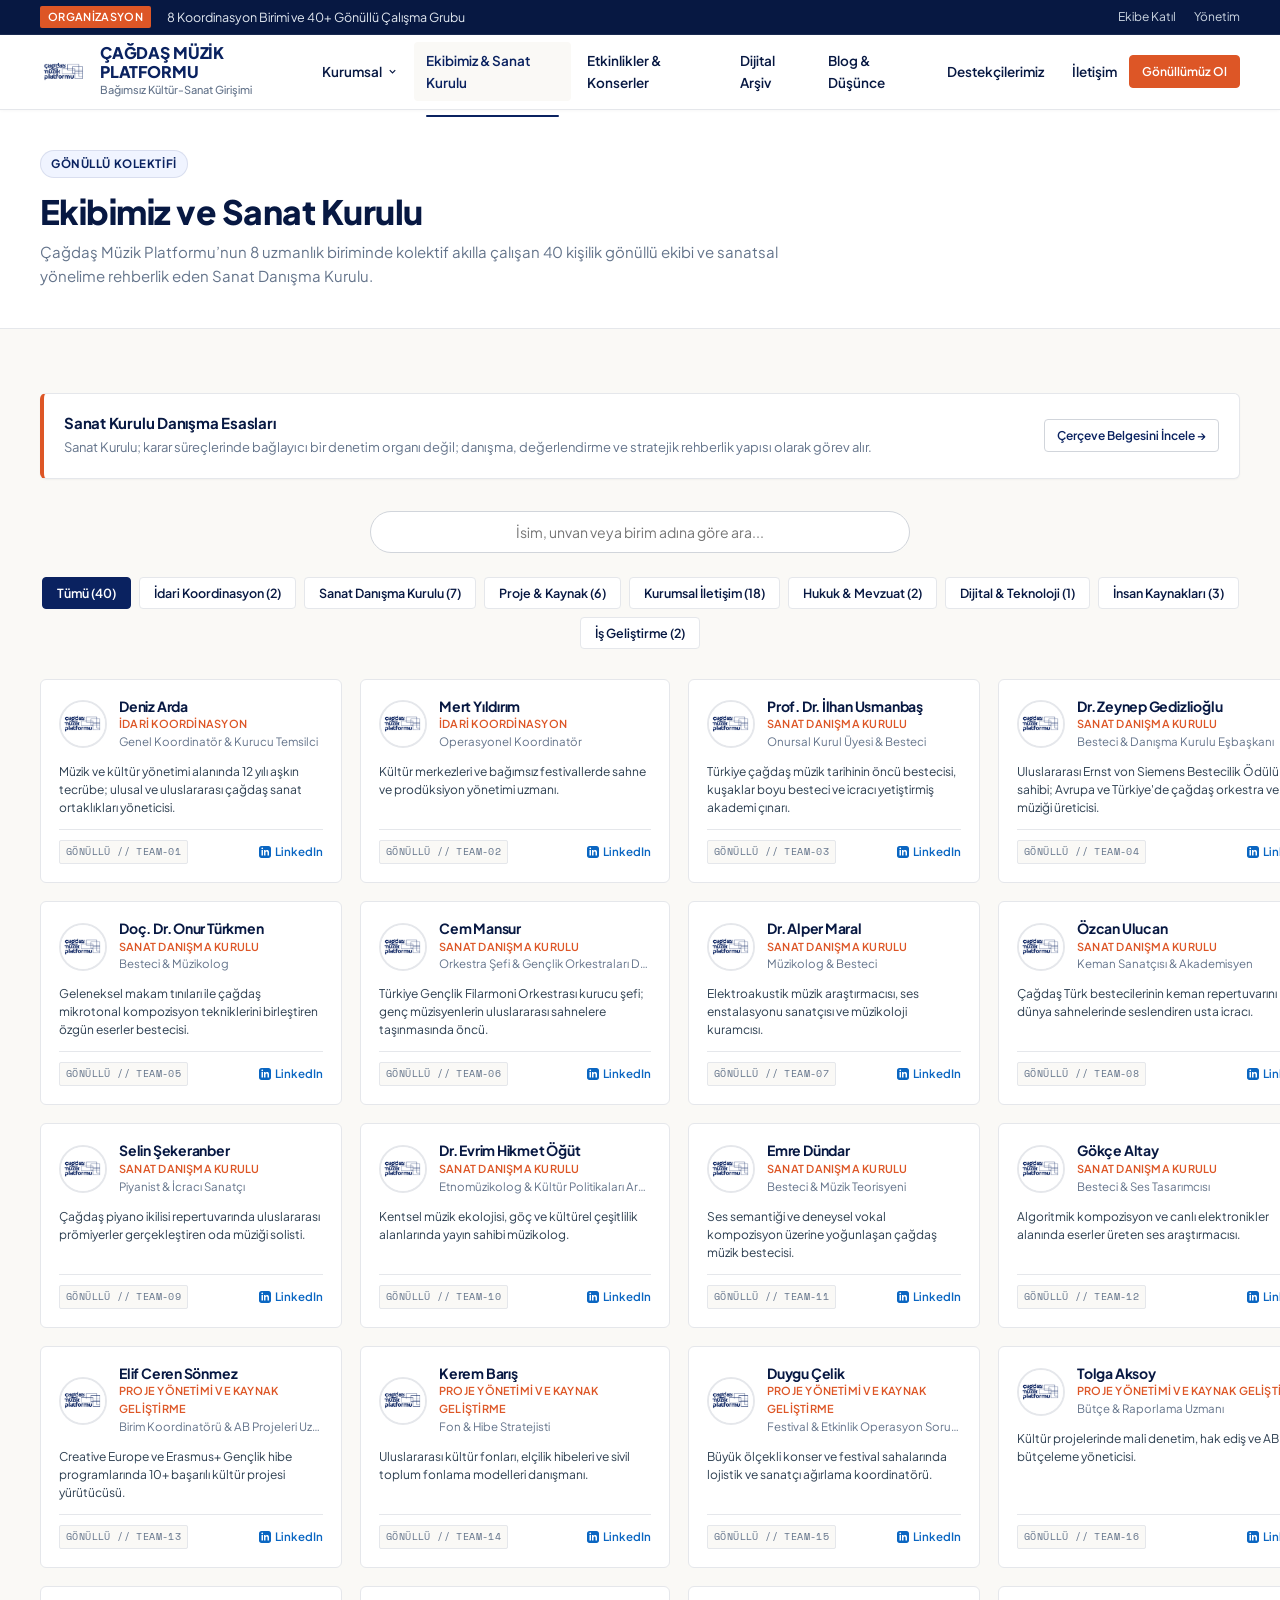
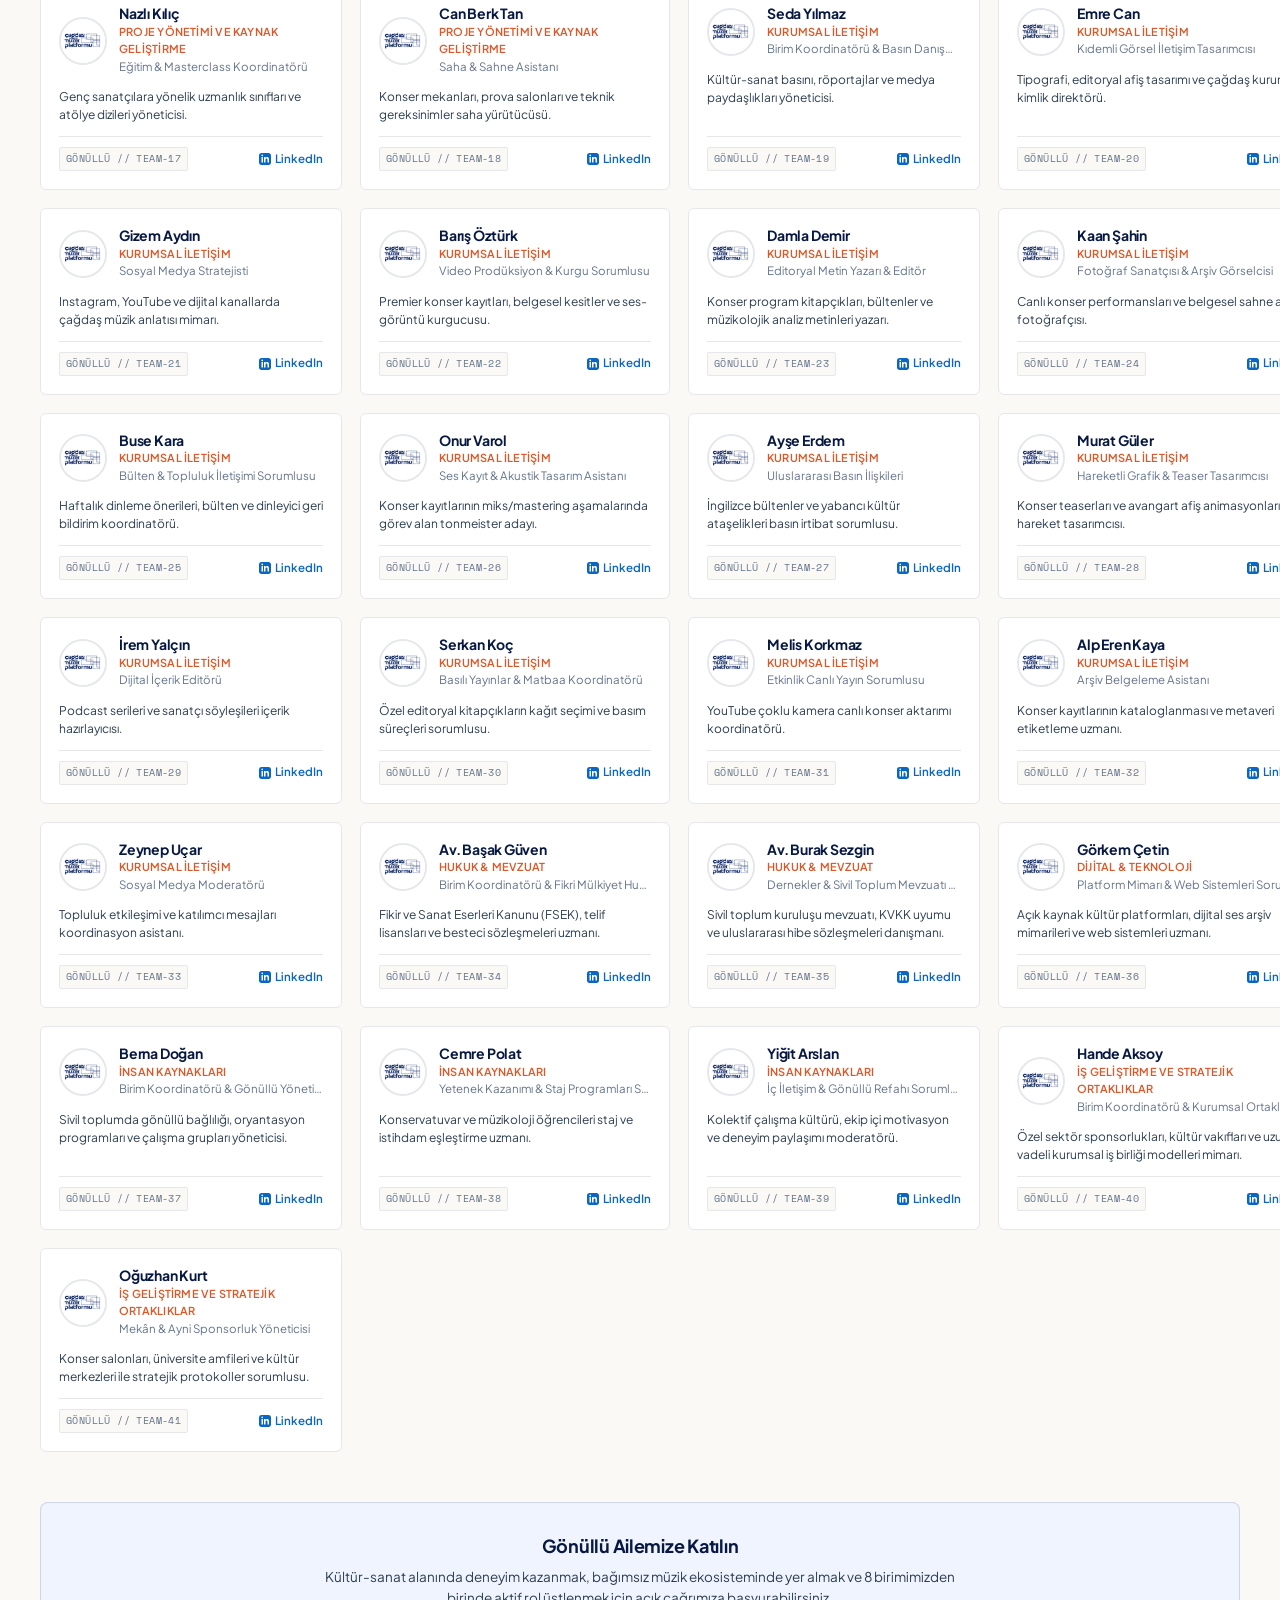
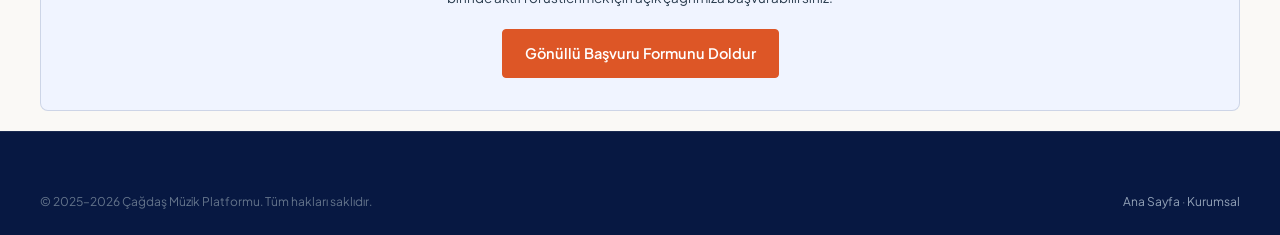
<file: ekibimiz.html>
<!DOCTYPE html>
<html lang="tr">
<head>
  <meta charset="UTF-8">
  <meta name="viewport" content="width=device-width, initial-scale=1.0">
  <title>Ekibimiz & Sanat Kurulu — Çağdaş Müzik Platformu</title>
  <link rel="icon" type="image/png" href="assets/images/logo-navy.png">
  <link rel="stylesheet" href="assets/css/styles.css">
</head>
<body>

  <!-- Top Bar -->
  <div class="top-bar">
    <div class="container">
      <div class="top-bar-left">
        <span class="top-bar-tag">Organizasyon</span>
        <span>8 Koordinasyon Birimi ve 40+ Gönüllü Çalışma Grubu</span>
      </div>
      <div class="top-bar-right">
        <a href="gonullu.html" class="top-bar-link">Ekibe Katıl</a>
        <a href="admin/index.html" class="top-bar-link">Yönetim</a>
      </div>
    </div>
  </div>

  <!-- Header -->
  <header class="site-header">
    <div class="container header-inner">
      <a href="index.html" class="brand-logo">
        <img src="assets/images/logo-navy.png" alt="Çağdaş Müzik Platformu Logo">
        <div class="brand-text">
          <span class="brand-title">Çağdaş Müzik Platformu</span>
          <span class="brand-subtitle">Bağımsız Kültür-Sanat Girişimi</span>
        </div>
      </a>

      <nav class="main-nav">
        <div class="nav-item">
          <a href="kurumsal.html" class="nav-link">
            Kurumsal
            <svg width="11" height="11" viewBox="0 0 24 24" fill="none" stroke="currentColor" stroke-width="2.5"><polyline points="6 9 12 15 18 9"></polyline></svg>
          </a>
          <div class="dropdown-menu">
            <a href="kurumsal.html" class="dropdown-link"><span class="dropdown-link-title">Hakkımızda</span><span class="dropdown-link-desc">Platformun tanımı ve faaliyet alanları</span></a>
            <a href="baskan.html" class="dropdown-link"><span class="dropdown-link-title">Ön Söz (Başkandan)</span><span class="dropdown-link-desc">Kuruluş felsefesi ve çağdaş vizyon</span></a>
            <a href="degerlerimiz.html" class="dropdown-link"><span class="dropdown-link-title">Değerlerimiz</span><span class="dropdown-link-desc">12 temel etik ve kurumsal ilkemiz</span></a>
            <a href="vizyon-misyon.html" class="dropdown-link"><span class="dropdown-link-title">Vizyon & Misyon</span><span class="dropdown-link-desc">Gelecek hedeflerimiz ve stratejimiz</span></a>
          </div>
        </div>
        <div class="nav-item"><a href="ekibimiz.html" class="nav-link active">Ekibimiz & Sanat Kurulu</a></div>
        <div class="nav-item"><a href="etkinlikler.html" class="nav-link">Etkinlikler & Konserler</a></div>
        <div class="nav-item"><a href="arsiv.html" class="nav-link">Dijital Arşiv</a></div>
        <div class="nav-item"><a href="blog.html" class="nav-link">Blog & Düşünce</a></div>
        <div class="nav-item"><a href="destekciler.html" class="nav-link">Destekçilerimiz</a></div>
        <div class="nav-item"><a href="iletisim.html" class="nav-link">İletişim</a></div>
      </nav>

      <div class="header-actions">
        <a href="gonullu.html" class="btn btn-accent btn-sm">Gönüllümüz Ol</a>
        <button class="mobile-menu-btn" aria-label="Menü">
          <svg width="20" height="20" viewBox="0 0 24 24" fill="none" stroke="currentColor" stroke-width="2"><line x1="3" y1="12" x2="21" y2="12"></line><line x1="3" y1="6" x2="21" y2="6"></line><line x1="3" y1="18" x2="21" y2="18"></line></svg>
        </button>
      </div>
    </div>
  </header>

  <main>
    <!-- Header -->
    <div style="background:#FFFFFF; border-bottom:1px solid var(--border-subtle); padding:40px 0;">
      <div class="container">
        <span class="section-badge">Gönüllü Kolektifi</span>
        <h1 style="color:var(--navy-dark); font-size:2.1rem; margin-bottom:8px;">Ekibimiz ve Sanat Kurulu</h1>
        <p style="color:var(--text-muted); font-size:15px; max-width:760px; margin:0;">
          Çağdaş Müzik Platformu’nun 8 uzmanlık biriminde kolektif akılla çalışan 40 kişilik gönüllü ekibi ve sanatsal yönelime rehberlik eden Sanat Danışma Kurulu.
        </p>
      </div>
    </div>

    <!-- Birimler ve Sanat Kurulu Çerçevesi Notu -->
    <section class="section" style="padding-bottom:20px;">
      <div class="container">
        <div class="card card-body" style="background:#FFFFFF; margin-bottom:32px; border-left:4px solid var(--orange-accent); display:flex; justify-content:space-between; align-items:center; flex-wrap:wrap; gap:16px;">
          <div>
            <h3 style="font-size:15px; color:var(--navy-dark); margin-bottom:4px;">Sanat Kurulu Danışma Esasları</h3>
            <p style="font-size:13px; color:var(--text-muted); margin:0;">
              Sanat Kurulu; karar süreçlerinde bağlayıcı bir denetim organı değil; danışma, değerlendirme ve stratejik rehberlik yapısı olarak görev alır.
            </p>
          </div>
          <a href="vizyon-misyon.html" class="btn btn-outline btn-sm">Çerçeve Belgesini İncele &rarr;</a>
        </div>

        <!-- Arama Çubuğu -->
        <div style="max-width:540px; margin:0 auto 24px auto;">
          <input type="text" id="team-search-input" class="form-control" placeholder="İsim, unvan veya birim adına göre ara..." style="padding:11px 16px; font-size:14px; border-radius:999px; text-align:center;">
        </div>

        <!-- 8 Birim Sekmeleri (Tabs) -->
        <div class="team-tabs">
          <button class="team-tab-btn active" data-unit="all">Tümü (40)</button>
          <button class="team-tab-btn" data-unit="İdari Koordinasyon">İdari Koordinasyon (2)</button>
          <button class="team-tab-btn" data-unit="Sanat Danışma Kurulu">Sanat Danışma Kurulu (7)</button>
          <button class="team-tab-btn" data-unit="Proje Yönetimi ve Kaynak Geliştirme">Proje & Kaynak (6)</button>
          <button class="team-tab-btn" data-unit="Kurumsal İletişim">Kurumsal İletişim (18)</button>
          <button class="team-tab-btn" data-unit="Hukuk & Mevzuat">Hukuk & Mevzuat (2)</button>
          <button class="team-tab-btn" data-unit="Dijital & Teknoloji">Dijital & Teknoloji (1)</button>
          <button class="team-tab-btn" data-unit="İnsan Kaynakları">İnsan Kaynakları (3)</button>
          <button class="team-tab-btn" data-unit="İş Geliştirme ve Stratejik Ortaklıklar">İş Geliştirme (2)</button>
        </div>

        <!-- 40 Kişilik Ekip Grid -->
        <div class="team-grid" id="team-grid-container">
          <!-- JS dinamik dolduracak -->
        </div>

        <!-- Ekibe Katıl Çağrı Kutusu -->
        <div style="margin-top:50px; background:var(--navy-subtle); border:1px solid rgba(10,34,96,0.15); border-radius:var(--radius-xl); padding:32px; text-align:center;">
          <h3 style="font-size:18px; color:var(--navy-dark); margin-bottom:8px;">Gönüllü Ailemize Katılın</h3>
          <p style="font-size:13.5px; color:var(--text-body); max-width:640px; margin:0 auto 20px auto;">
            Kültür-sanat alanında deneyim kazanmak, bağımsız müzik ekosisteminde yer almak ve 8 birimimizden birinde aktif rol üstlenmek için açık çağrımıza başvurabilirsiniz.
          </p>
          <a href="gonullu.html" class="btn btn-accent btn-lg">Gönüllü Başvuru Formunu Doldur</a>
        </div>
      </div>
    </section>
  </main>

  <!-- Footer -->
  <footer class="site-footer">
    <div class="container">
      <div class="footer-bottom" style="padding:0;">
        <div>&copy; 2025–2026 Çağdaş Müzik Platformu. Tüm hakları saklıdır.</div>
        <div><a href="index.html" style="color:#94A3B8;">Ana Sayfa</a> · <a href="kurumsal.html" style="color:#94A3B8;">Kurumsal</a></div>
      </div>
    </div>
  </footer>

  <script src="assets/js/bootstrap-data.js"></script>
  <script src="assets/js/store.js"></script>
  <script src="assets/js/main.js"></script>
</body>
</html>
</file>
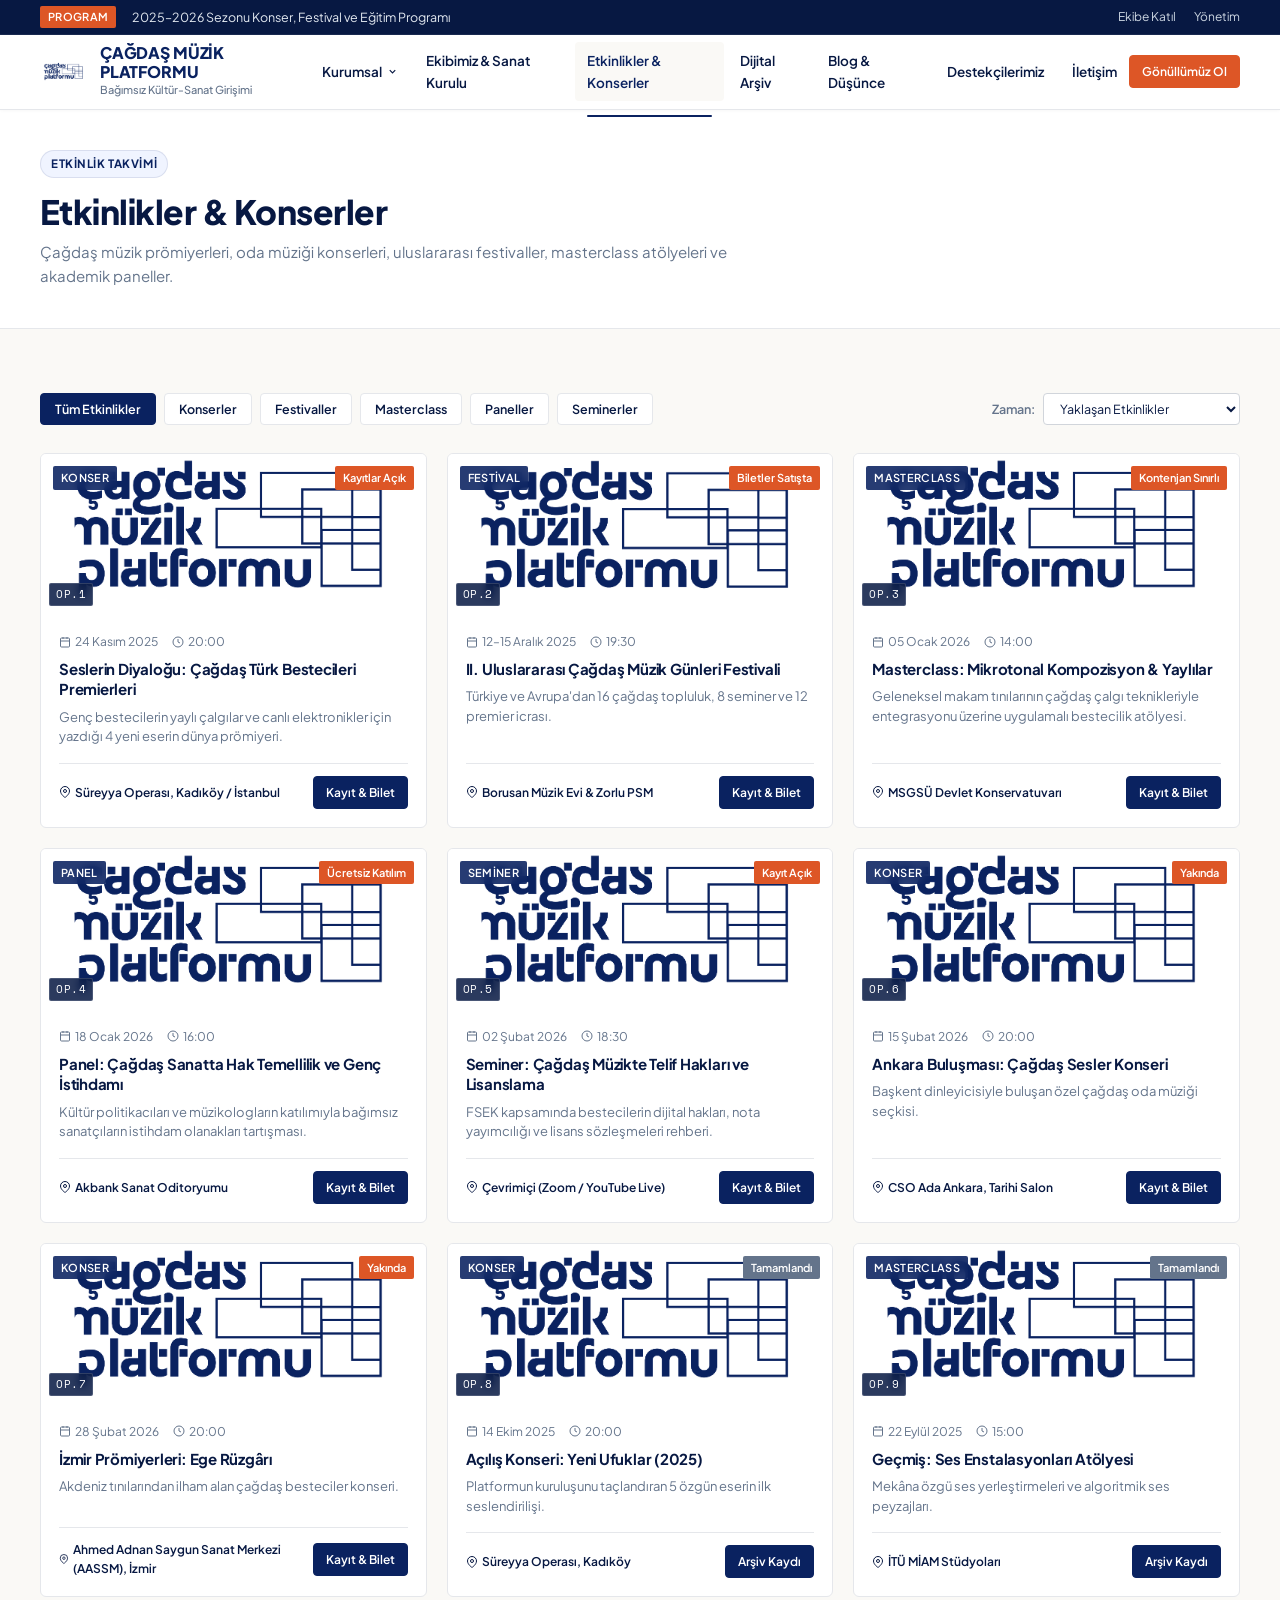
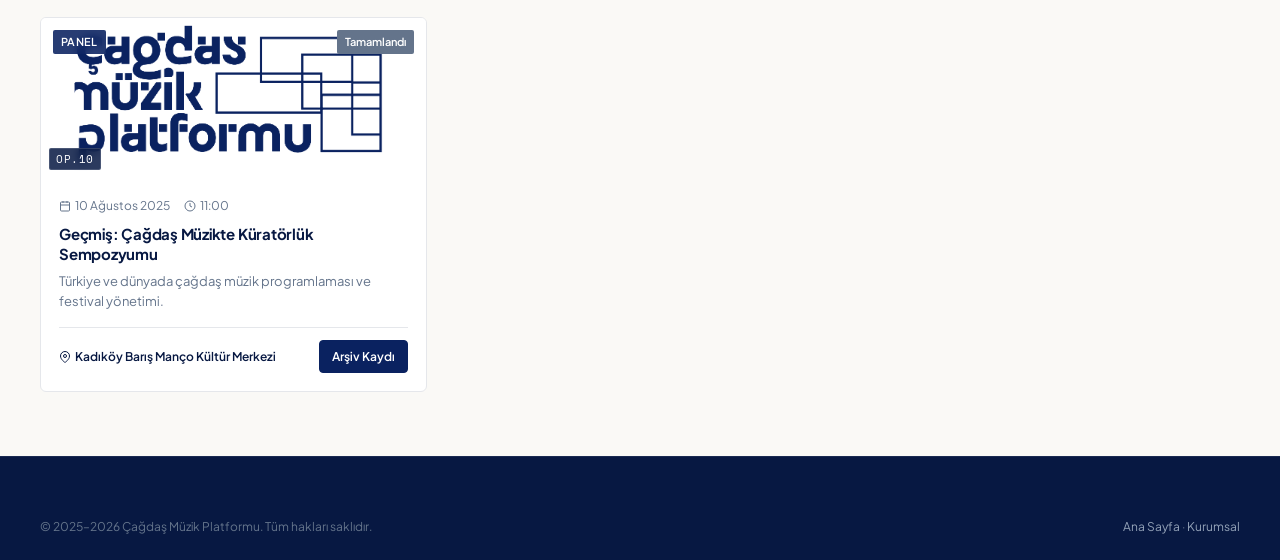
<file: etkinlikler.html>
<!DOCTYPE html>
<html lang="tr">
<head>
  <meta charset="UTF-8">
  <meta name="viewport" content="width=device-width, initial-scale=1.0">
  <title>Etkinlikler & Konserler — Çağdaş Müzik Platformu</title>
  <link rel="icon" type="image/png" href="assets/images/logo-navy.png">
  <link rel="stylesheet" href="assets/css/styles.css">
</head>
<body>

  <!-- Top Bar -->
  <div class="top-bar">
    <div class="container">
      <div class="top-bar-left">
        <span class="top-bar-tag">Program</span>
        <span>2025–2026 Sezonu Konser, Festival ve Eğitim Programı</span>
      </div>
      <div class="top-bar-right">
        <a href="gonullu.html" class="top-bar-link">Ekibe Katıl</a>
        <a href="admin/index.html" class="top-bar-link">Yönetim</a>
      </div>
    </div>
  </div>

  <!-- Header -->
  <header class="site-header">
    <div class="container header-inner">
      <a href="index.html" class="brand-logo">
        <img src="assets/images/logo-navy.png" alt="Çağdaş Müzik Platformu Logo">
        <div class="brand-text">
          <span class="brand-title">Çağdaş Müzik Platformu</span>
          <span class="brand-subtitle">Bağımsız Kültür-Sanat Girişimi</span>
        </div>
      </a>

      <nav class="main-nav">
        <div class="nav-item">
          <a href="kurumsal.html" class="nav-link">
            Kurumsal
            <svg width="11" height="11" viewBox="0 0 24 24" fill="none" stroke="currentColor" stroke-width="2.5"><polyline points="6 9 12 15 18 9"></polyline></svg>
          </a>
          <div class="dropdown-menu">
            <a href="kurumsal.html" class="dropdown-link"><span class="dropdown-link-title">Hakkımızda</span><span class="dropdown-link-desc">Platformun tanımı ve faaliyet alanları</span></a>
            <a href="baskan.html" class="dropdown-link"><span class="dropdown-link-title">Ön Söz (Başkandan)</span><span class="dropdown-link-desc">Kuruluş felsefesi ve çağdaş vizyon</span></a>
            <a href="degerlerimiz.html" class="dropdown-link"><span class="dropdown-link-title">Değerlerimiz</span><span class="dropdown-link-desc">12 temel etik ve kurumsal ilkemiz</span></a>
            <a href="vizyon-misyon.html" class="dropdown-link"><span class="dropdown-link-title">Vizyon & Misyon</span><span class="dropdown-link-desc">Gelecek hedeflerimiz ve stratejimiz</span></a>
          </div>
        </div>
        <div class="nav-item"><a href="ekibimiz.html" class="nav-link">Ekibimiz & Sanat Kurulu</a></div>
        <div class="nav-item"><a href="etkinlikler.html" class="nav-link active">Etkinlikler & Konserler</a></div>
        <div class="nav-item"><a href="arsiv.html" class="nav-link">Dijital Arşiv</a></div>
        <div class="nav-item"><a href="blog.html" class="nav-link">Blog & Düşünce</a></div>
        <div class="nav-item"><a href="destekciler.html" class="nav-link">Destekçilerimiz</a></div>
        <div class="nav-item"><a href="iletisim.html" class="nav-link">İletişim</a></div>
      </nav>

      <div class="header-actions">
        <a href="gonullu.html" class="btn btn-accent btn-sm">Gönüllümüz Ol</a>
        <button class="mobile-menu-btn" aria-label="Menü">
          <svg width="20" height="20" viewBox="0 0 24 24" fill="none" stroke="currentColor" stroke-width="2"><line x1="3" y1="12" x2="21" y2="12"></line><line x1="3" y1="6" x2="21" y2="6"></line><line x1="3" y1="18" x2="21" y2="18"></line></svg>
        </button>
      </div>
    </div>
  </header>

  <main>
    <div style="background:#FFFFFF; border-bottom:1px solid var(--border-subtle); padding:40px 0;">
      <div class="container">
        <span class="section-badge">Etkinlik Takvimi</span>
        <h1 style="color:var(--navy-dark); font-size:2.1rem; margin-bottom:8px;">Etkinlikler & Konserler</h1>
        <p style="color:var(--text-muted); font-size:15px; max-width:720px; margin:0;">
          Çağdaş müzik prömiyerleri, oda müziği konserleri, uluslararası festivaller, masterclass atölyeleri ve akademik paneller.
        </p>
      </div>
    </div>

    <section class="section">
      <div class="container">
        <!-- Filtre ve Kontrol Çubuğu -->
        <div style="display:flex; justify-content:space-between; align-items:center; flex-wrap:wrap; gap:16px; margin-bottom:28px;">
          <div class="team-tabs" style="margin-bottom:0; justify-content:flex-start;">
            <button class="team-tab-btn event-filter-btn active" data-type="all">Tüm Etkinlikler</button>
            <button class="team-tab-btn event-filter-btn" data-type="Konser">Konserler</button>
            <button class="team-tab-btn event-filter-btn" data-type="Festival">Festivaller</button>
            <button class="team-tab-btn event-filter-btn" data-type="Masterclass">Masterclass</button>
            <button class="team-tab-btn event-filter-btn" data-type="Panel">Paneller</button>
            <button class="team-tab-btn event-filter-btn" data-type="Seminer">Seminerler</button>
          </div>

          <div style="display:flex; align-items:center; gap:8px;">
            <label for="event-status-select" style="font-size:12.5px; font-weight:600; color:var(--text-muted);">Zaman:</label>
            <select id="event-status-select" class="form-control" style="width:auto; padding:6px 12px; font-size:12.5px;">
              <option value="all">Tümü (Gelecek & Geçmiş)</option>
              <option value="upcoming" selected>Yaklaşan Etkinlikler</option>
              <option value="past">Geçmiş Etkinlikler Arşivi</option>
            </select>
          </div>
        </div>

        <!-- Etkinlikler Grid -->
        <div class="events-grid" id="events-page-container">
          <!-- JS dinamik dolduracak -->
        </div>
      </div>
    </section>
  </main>

  <!-- Footer -->
  <footer class="site-footer">
    <div class="container">
      <div class="footer-bottom" style="padding:0;">
        <div>&copy; 2025–2026 Çağdaş Müzik Platformu. Tüm hakları saklıdır.</div>
        <div><a href="index.html" style="color:#94A3B8;">Ana Sayfa</a> · <a href="kurumsal.html" style="color:#94A3B8;">Kurumsal</a></div>
      </div>
    </div>
  </footer>

  <script src="assets/js/bootstrap-data.js"></script>
  <script src="assets/js/store.js"></script>
  <script src="assets/js/main.js"></script>
</body>
</html>
</file>
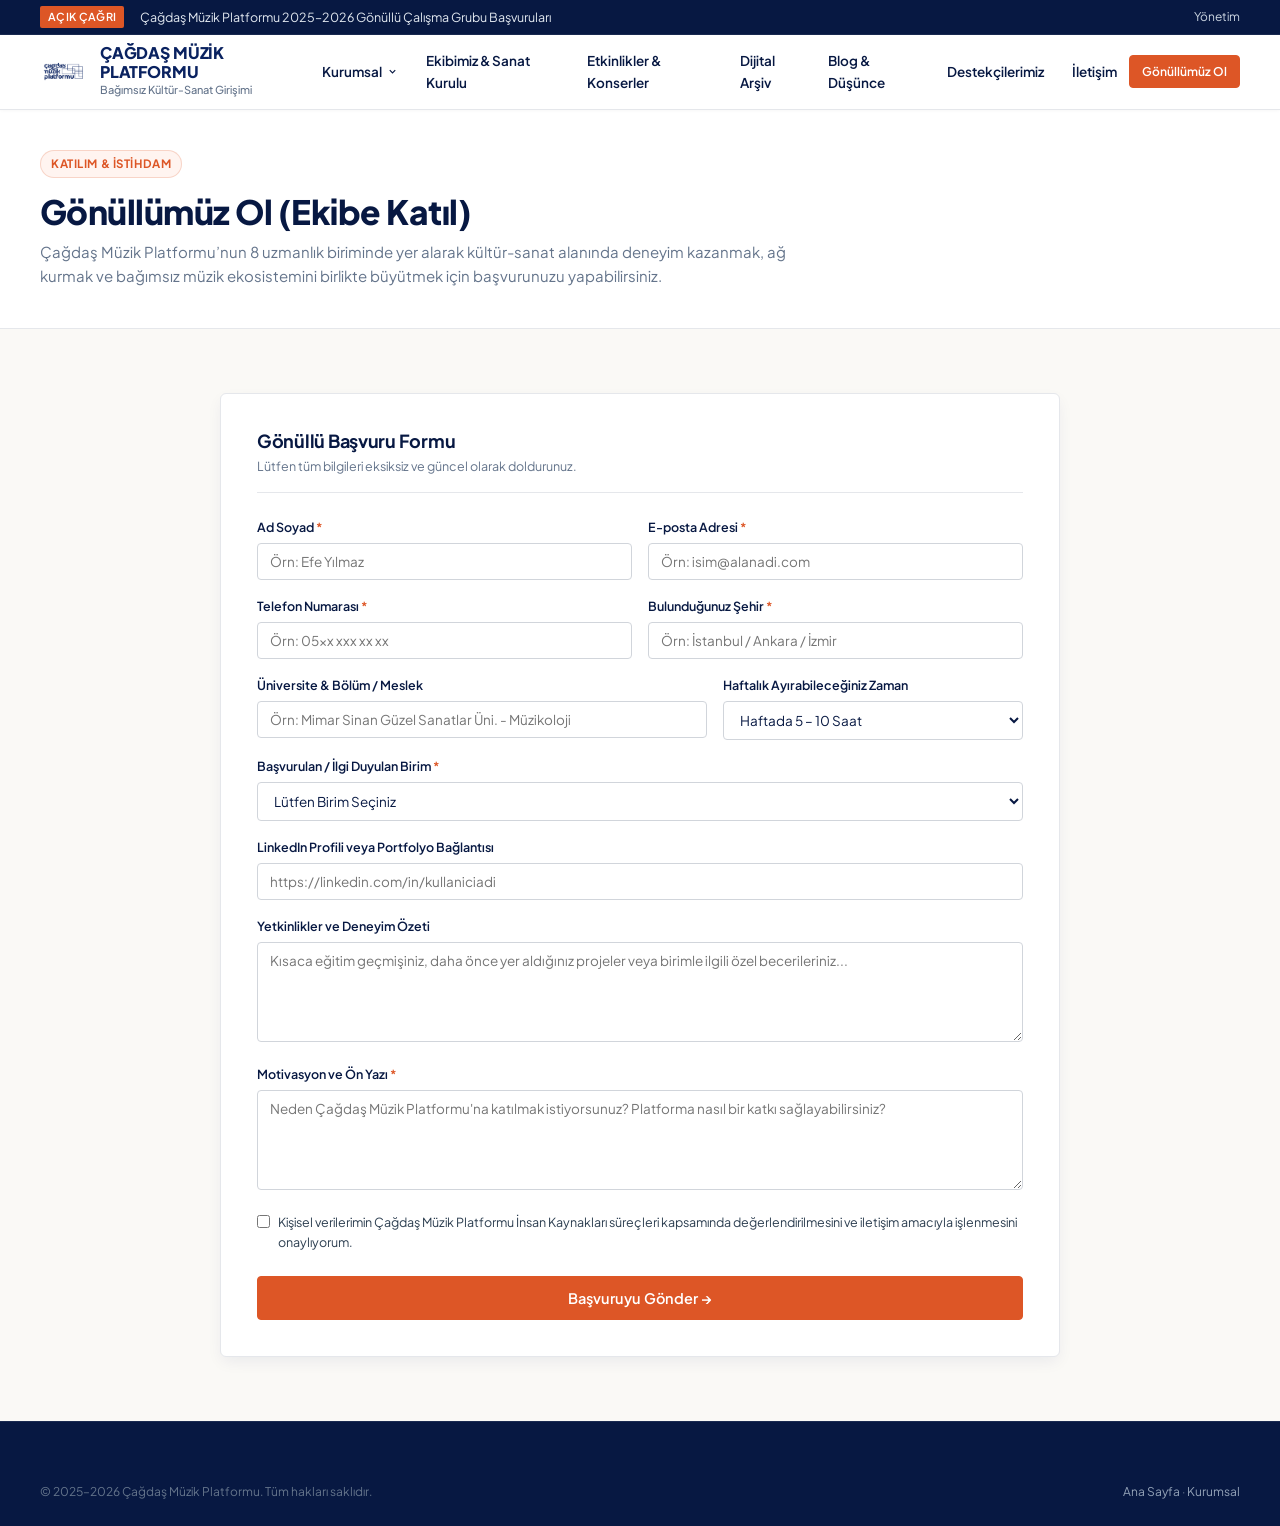
<file: gonullu.html>
<!DOCTYPE html>
<html lang="tr">
<head>
  <meta charset="UTF-8">
  <meta name="viewport" content="width=device-width, initial-scale=1.0">
  <title>Gönüllümüz Ol (Katılın) — Çağdaş Müzik Platformu</title>
  <link rel="icon" type="image/png" href="assets/images/logo-navy.png">
  <link rel="stylesheet" href="assets/css/styles.css">
</head>
<body>

  <!-- Top Bar -->
  <div class="top-bar">
    <div class="container">
      <div class="top-bar-left">
        <span class="top-bar-tag">Açık Çağrı</span>
        <span>Çağdaş Müzik Platformu 2025–2026 Gönüllü Çalışma Grubu Başvuruları</span>
      </div>
      <div class="top-bar-right">
        <a href="admin/index.html" class="top-bar-link">Yönetim</a>
      </div>
    </div>
  </div>

  <!-- Header -->
  <header class="site-header">
    <div class="container header-inner">
      <a href="index.html" class="brand-logo">
        <img src="assets/images/logo-navy.png" alt="Çağdaş Müzik Platformu Logo">
        <div class="brand-text">
          <span class="brand-title">Çağdaş Müzik Platformu</span>
          <span class="brand-subtitle">Bağımsız Kültür-Sanat Girişimi</span>
        </div>
      </a>

      <nav class="main-nav">
        <div class="nav-item">
          <a href="kurumsal.html" class="nav-link">
            Kurumsal
            <svg width="11" height="11" viewBox="0 0 24 24" fill="none" stroke="currentColor" stroke-width="2.5"><polyline points="6 9 12 15 18 9"></polyline></svg>
          </a>
          <div class="dropdown-menu">
            <a href="kurumsal.html" class="dropdown-link"><span class="dropdown-link-title">Hakkımızda</span><span class="dropdown-link-desc">Platformun tanımı ve faaliyet alanları</span></a>
            <a href="baskan.html" class="dropdown-link"><span class="dropdown-link-title">Ön Söz (Başkandan)</span><span class="dropdown-link-desc">Kuruluş felsefesi ve çağdaş vizyon</span></a>
            <a href="degerlerimiz.html" class="dropdown-link"><span class="dropdown-link-title">Değerlerimiz</span><span class="dropdown-link-desc">12 temel etik ve kurumsal ilkemiz</span></a>
            <a href="vizyon-misyon.html" class="dropdown-link"><span class="dropdown-link-title">Vizyon & Misyon</span><span class="dropdown-link-desc">Gelecek hedeflerimiz ve stratejimiz</span></a>
          </div>
        </div>
        <div class="nav-item"><a href="ekibimiz.html" class="nav-link">Ekibimiz & Sanat Kurulu</a></div>
        <div class="nav-item"><a href="etkinlikler.html" class="nav-link">Etkinlikler & Konserler</a></div>
        <div class="nav-item"><a href="arsiv.html" class="nav-link">Dijital Arşiv</a></div>
        <div class="nav-item"><a href="blog.html" class="nav-link">Blog & Düşünce</a></div>
        <div class="nav-item"><a href="destekciler.html" class="nav-link">Destekçilerimiz</a></div>
        <div class="nav-item"><a href="iletisim.html" class="nav-link">İletişim</a></div>
      </nav>

      <div class="header-actions">
        <a href="gonullu.html" class="btn btn-accent btn-sm">Gönüllümüz Ol</a>
      </div>
    </div>
  </header>

  <main>
    <div style="background:#FFFFFF; border-bottom:1px solid var(--border-subtle); padding:40px 0;">
      <div class="container">
        <span class="section-badge orange">Katılım & İstihdam</span>
        <h1 style="color:var(--navy-dark); font-size:2.1rem; margin-bottom:8px;">Gönüllümüz Ol (Ekibe Katıl)</h1>
        <p style="color:var(--text-muted); font-size:15px; max-width:760px; margin:0;">
          Çağdaş Müzik Platformu’nun 8 uzmanlık biriminde yer alarak kültür-sanat alanında deneyim kazanmak, ağ kurmak ve bağımsız müzik ekosistemini birlikte büyütmek için başvurunuzu yapabilirsiniz.
        </p>
      </div>
    </div>

    <section class="section">
      <div class="container" style="max-width:880px;">
        <div id="volunteer-alert" style="display:none; padding:18px; border-radius:6px; margin-bottom:24px; font-size:14px; background:#ECFDF5; border:1px solid #A7F3D0; color:#065F46;"></div>

        <div class="card card-body" style="padding:36px; box-shadow:var(--shadow-md);">
          <div style="margin-bottom:24px; border-bottom:1px solid var(--border-subtle); padding-bottom:16px;">
            <h2 style="font-size:18px; color:var(--navy-dark); margin-bottom:4px;">Gönüllü Başvuru Formu</h2>
            <p style="font-size:12.5px; color:var(--text-muted); margin:0;">Lütfen tüm bilgileri eksiksiz ve güncel olarak doldurunuz.</p>
          </div>

          <form id="volunteer-form">
            <div style="display:grid; grid-template-columns:1fr 1fr; gap:16px;">
              <div class="form-group">
                <label class="form-label" for="fullName">Ad Soyad <span class="req">*</span></label>
                <input type="text" id="fullName" name="fullName" class="form-control" placeholder="Örn: Efe Yılmaz" required>
              </div>

              <div class="form-group">
                <label class="form-label" for="email">E-posta Adresi <span class="req">*</span></label>
                <input type="email" id="email" name="email" class="form-control" placeholder="Örn: isim@alanadi.com" required>
              </div>
            </div>

            <div style="display:grid; grid-template-columns:1fr 1fr; gap:16px;">
              <div class="form-group">
                <label class="form-label" for="phone">Telefon Numarası <span class="req">*</span></label>
                <input type="tel" id="phone" name="phone" class="form-control" placeholder="Örn: 05xx xxx xx xx" required>
              </div>

              <div class="form-group">
                <label class="form-label" for="city">Bulunduğunuz Şehir <span class="req">*</span></label>
                <input type="text" id="city" name="city" class="form-control" placeholder="Örn: İstanbul / Ankara / İzmir" required>
              </div>
            </div>

            <div style="display:grid; grid-template-columns:1.2fr 0.8fr; gap:16px;">
              <div class="form-group">
                <label class="form-label" for="education">Üniversite & Bölüm / Meslek</label>
                <input type="text" id="education" name="education" class="form-control" placeholder="Örn: Mimar Sinan Güzel Sanatlar Üni. - Müzikoloji">
              </div>

              <div class="form-group">
                <label class="form-label" for="weeklyHours">Haftalık Ayırabileceğiniz Zaman</label>
                <select id="weeklyHours" name="weeklyHours" class="form-control">
                  <option value="3-5 Saat">Haftada 3 – 5 Saat</option>
                  <option value="5-10 Saat" selected>Haftada 5 – 10 Saat</option>
                  <option value="10+ Saat">Haftada 10+ Saat</option>
                </select>
              </div>
            </div>

            <div class="form-group">
              <label class="form-label" for="unit">Başvurulan / İlgi Duyulan Birim <span class="req">*</span></label>
              <select id="unit" name="unit" class="form-control" required>
                <option value="">Lütfen Birim Seçiniz</option>
                <option value="İdari Koordinasyon">İdari Koordinasyon</option>
                <option value="Sanat Danışma Kurulu">Sanat Danışma Kurulu (Koordinasyon / Asistanlık)</option>
                <option value="Proje Yönetimi ve Kaynak Geliştirme">Proje Yönetimi ve Kaynak Geliştirme (AB Hibeleri / Fonlar)</option>
                <option value="Kurumsal İletişim">Kurumsal İletişim (Sosyal Medya, Basın, Tasarım, Editörlük)</option>
                <option value="Hukuk & Mevzuat">Hukuk & Mevzuat (Telif ve Fikri Haklar)</option>
                <option value="Dijital & Teknoloji">Dijital & Teknoloji (Web & Yazılım Geliştirme)</option>
                <option value="İnsan Kaynakları">İnsan Kaynakları (Gönüllü Yönetimi & Oryantasyon)</option>
                <option value="İş Geliştirme ve Stratejik Ortaklıklar">İş Geliştirme ve Stratejik Ortaklıklar (Sponsorluk)</option>
              </select>
            </div>

            <div class="form-group">
              <label class="form-label" for="linkedin">LinkedIn Profili veya Portfolyo Bağlantısı</label>
              <input type="url" id="linkedin" name="linkedin" class="form-control" placeholder="https://linkedin.com/in/kullaniciadi">
            </div>

            <div class="form-group">
              <label class="form-label" for="experience">Yetkinlikler ve Deneyim Özeti</label>
              <textarea id="experience" name="experience" class="form-control" rows="3" placeholder="Kısaca eğitim geçmişiniz, daha önce yer aldığınız projeler veya birimle ilgili özel becerileriniz..."></textarea>
            </div>

            <div class="form-group">
              <label class="form-label" for="motivation">Motivasyon ve Ön Yazı <span class="req">*</span></label>
              <textarea id="motivation" name="motivation" class="form-control" rows="4" placeholder="Neden Çağdaş Müzik Platformu'na katılmak istiyorsunuz? Platforma nasıl bir katkı sağlayabilirsiniz?" required></textarea>
            </div>

            <div class="form-check">
              <input type="checkbox" id="kvkk" name="kvkk" class="form-check-input" required>
              <label for="kvkk" class="form-check-label">
                Kişisel verilerimin Çağdaş Müzik Platformu İnsan Kaynakları süreçleri kapsamında değerlendirilmesini ve iletişim amacıyla işlenmesini onaylıyorum.
              </label>
            </div>

            <div style="margin-top:24px;">
              <button type="submit" class="btn btn-accent btn-lg" style="width:100%;">
                Başvuruyu Gönder &rarr;
              </button>
            </div>
          </form>
        </div>
      </div>
    </section>
  </main>

  <footer class="site-footer">
    <div class="container">
      <div class="footer-bottom" style="padding:0;">
        <div>&copy; 2025–2026 Çağdaş Müzik Platformu. Tüm hakları saklıdır.</div>
        <div><a href="index.html" style="color:#94A3B8;">Ana Sayfa</a> · <a href="kurumsal.html" style="color:#94A3B8;">Kurumsal</a></div>
      </div>
    </div>
  </footer>

  <script src="assets/js/bootstrap-data.js"></script>
  <script src="assets/js/store.js"></script>
  <script src="assets/js/main.js"></script>
</body>
</html>
</file>
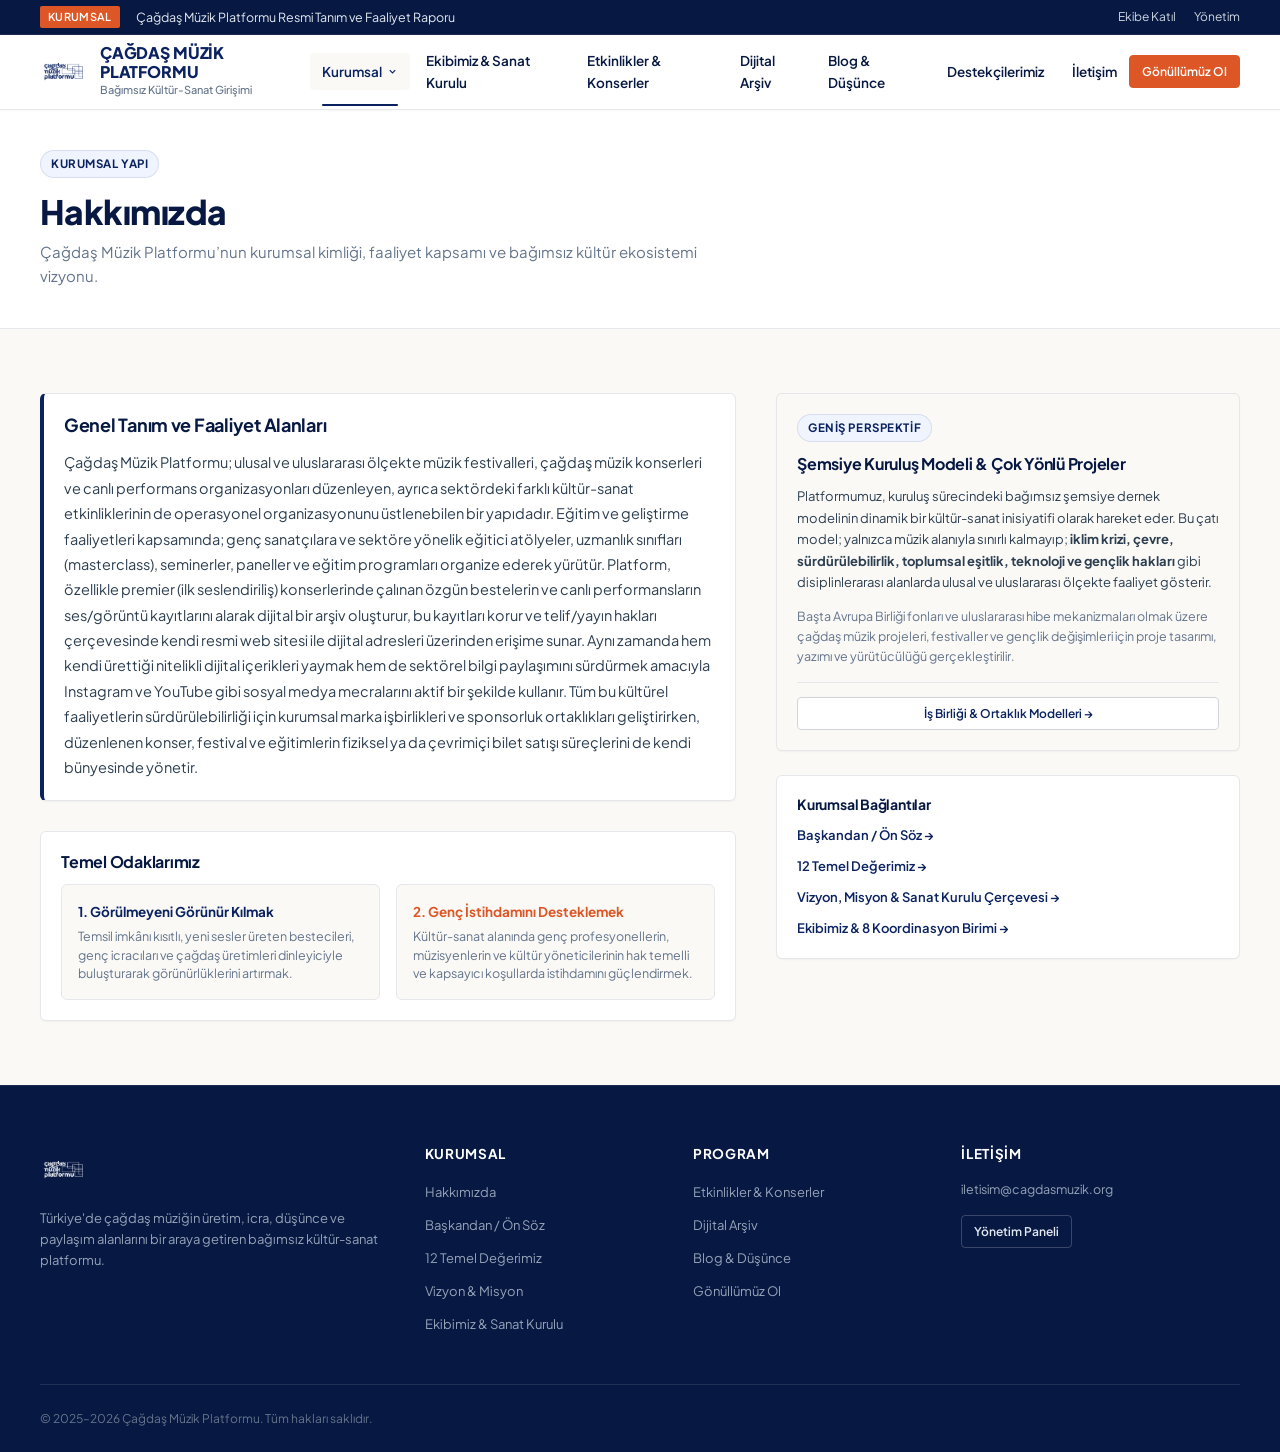
<file: hakkimizda.html>
<!DOCTYPE html>
<html lang="tr">
<head>
  <meta charset="UTF-8">
  <meta name="viewport" content="width=device-width, initial-scale=1.0">
  <title>Hakkımızda — Çağdaş Müzik Platformu</title>
  <link rel="icon" type="image/png" href="assets/images/logo-navy.png">
  <link rel="stylesheet" href="assets/css/styles.css">
</head>
<body>

  <!-- Üst Kurumsal Duyuru Bandı -->
  <div class="top-bar">
    <div class="container">
      <div class="top-bar-left">
        <span class="top-bar-tag">Kurumsal</span>
        <span>Çağdaş Müzik Platformu Resmi Tanım ve Faaliyet Raporu</span>
      </div>
      <div class="top-bar-right">
        <a href="gonullu.html" class="top-bar-link">Ekibe Katıl</a>
        <a href="admin/index.html" class="top-bar-link">Yönetim</a>
      </div>
    </div>
  </div>

  <!-- Header -->
  <header class="site-header">
    <div class="container header-inner">
      <a href="index.html" class="brand-logo">
        <img src="assets/images/logo-navy.png" alt="Çağdaş Müzik Platformu Logo">
        <div class="brand-text">
          <span class="brand-title">Çağdaş Müzik Platformu</span>
          <span class="brand-subtitle">Bağımsız Kültür-Sanat Girişimi</span>
        </div>
      </a>

      <nav class="main-nav">
        <div class="nav-item">
          <a href="kurumsal.html" class="nav-link active">
            Kurumsal
            <svg width="11" height="11" viewBox="0 0 24 24" fill="none" stroke="currentColor" stroke-width="2.5"><polyline points="6 9 12 15 18 9"></polyline></svg>
          </a>
          <div class="dropdown-menu">
            <a href="kurumsal.html" class="dropdown-link">
              <span class="dropdown-link-title">Hakkımızda</span>
              <span class="dropdown-link-desc">Platformun tanımı ve faaliyet alanları</span>
            </a>
            <a href="baskan.html" class="dropdown-link">
              <span class="dropdown-link-title">Ön Söz (Başkandan)</span>
              <span class="dropdown-link-desc">Kuruluş felsefesi ve çağdaş vizyon</span>
            </a>
            <a href="degerlerimiz.html" class="dropdown-link">
              <span class="dropdown-link-title">Değerlerimiz</span>
              <span class="dropdown-link-desc">12 temel etik ve kurumsal ilkemiz</span>
            </a>
            <a href="vizyon-misyon.html" class="dropdown-link">
              <span class="dropdown-link-title">Vizyon & Misyon</span>
              <span class="dropdown-link-desc">Gelecek hedeflerimiz ve stratejimiz</span>
            </a>
          </div>
        </div>
        <div class="nav-item"><a href="ekibimiz.html" class="nav-link">Ekibimiz & Sanat Kurulu</a></div>
        <div class="nav-item"><a href="etkinlikler.html" class="nav-link">Etkinlikler & Konserler</a></div>
        <div class="nav-item"><a href="arsiv.html" class="nav-link">Dijital Arşiv</a></div>
        <div class="nav-item"><a href="blog.html" class="nav-link">Blog & Düşünce</a></div>
        <div class="nav-item"><a href="destekciler.html" class="nav-link">Destekçilerimiz</a></div>
        <div class="nav-item"><a href="iletisim.html" class="nav-link">İletişim</a></div>
      </nav>

      <div class="header-actions">
        <a href="gonullu.html" class="btn btn-accent btn-sm">Gönüllümüz Ol</a>
        <button class="mobile-menu-btn" aria-label="Menü">
          <svg width="20" height="20" viewBox="0 0 24 24" fill="none" stroke="currentColor" stroke-width="2"><line x1="3" y1="12" x2="21" y2="12"></line><line x1="3" y1="6" x2="21" y2="6"></line><line x1="3" y1="18" x2="21" y2="18"></line></svg>
        </button>
      </div>
    </div>
  </header>

  <main>
    <!-- Sayfa Başlığı -->
    <div style="background:#FFFFFF; border-bottom:1px solid var(--border-subtle); padding:40px 0;">
      <div class="container">
        <span class="section-badge">Kurumsal Yapı</span>
        <h1 style="color:var(--navy-dark); font-size:2.1rem; margin-bottom:8px;">Hakkımızda</h1>
        <p style="color:var(--text-muted); font-size:15px; max-width:700px; margin:0;">
          Çağdaş Müzik Platformu’nun kurumsal kimliği, faaliyet kapsamı ve bağımsız kültür ekosistemi vizyonu.
        </p>
      </div>
    </div>

    <!-- Metin 1: Platformun Genel Tanımı ve Faaliyet Alanları (Birebir) -->
    <section class="section">
      <div class="container">
        <div style="display:grid; grid-template-columns:1.2fr 0.8fr; gap:40px;">
          <div>
            <div class="card card-body" style="border-left:4px solid var(--navy-primary); margin-bottom:30px;">
              <h2 style="font-size:18px; color:var(--navy-dark); margin-bottom:14px;">Genel Tanım ve Faaliyet Alanları</h2>
              <p style="font-size:14.5px; line-height:1.75; color:var(--text-body); margin-bottom:0;">
                Çağdaş Müzik Platformu; ulusal ve uluslararası ölçekte müzik festivalleri, çağdaş müzik konserleri ve canlı performans organizasyonları düzenleyen, ayrıca sektördeki farklı kültür-sanat etkinliklerinin de operasyonel organizasyonunu üstlenebilen bir yapıdadır. Eğitim ve geliştirme faaliyetleri kapsamında; genç sanatçılara ve sektöre yönelik eğitici atölyeler, uzmanlık sınıfları (masterclass), seminerler, paneller ve eğitim programları organize ederek yürütür. Platform, özellikle premier (ilk seslendiriliş) konserlerinde çalınan özgün bestelerin ve canlı performansların ses/görüntü kayıtlarını alarak dijital bir arşiv oluşturur, bu kayıtları korur ve telif/yayın hakları çerçevesinde kendi resmi web sitesi ile dijital adresleri üzerinden erişime sunar. Aynı zamanda hem kendi ürettiği nitelikli dijital içerikleri yaymak hem de sektörel bilgi paylaşımını sürdürmek amacıyla Instagram ve YouTube gibi sosyal medya mecralarını aktif bir şekilde kullanır. Tüm bu kültürel faaliyetlerin sürdürülebilirliği için kurumsal marka işbirlikleri ve sponsorluk ortaklıkları geliştirirken, düzenlenen konser, festival ve eğitimlerin fiziksel ya da çevrimiçi bilet satışı süreçlerini de kendi bünyesinde yönetir.
              </p>
            </div>

            <div class="card card-body">
              <h3 style="font-size:16px; color:var(--navy-dark); margin-bottom:12px;">Temel Odaklarımız</h3>
              <div style="display:grid; grid-template-columns:1fr 1fr; gap:16px;">
                <div style="background:var(--bg-canvas); padding:16px; border-radius:6px; border:1px solid var(--border-subtle);">
                  <div style="font-weight:700; color:var(--navy-primary); margin-bottom:4px; font-size:13.5px;">1. Görülmeyeni Görünür Kılmak</div>
                  <p style="font-size:12.5px; color:var(--text-muted); margin:0; line-height:1.5;">
                    Temsil imkânı kısıtlı, yeni sesler üreten bestecileri, genç icracıları ve çağdaş üretimleri dinleyiciyle buluşturarak görünürlüklerini artırmak.
                  </p>
                </div>
                <div style="background:var(--bg-canvas); padding:16px; border-radius:6px; border:1px solid var(--border-subtle);">
                  <div style="font-weight:700; color:var(--orange-accent); margin-bottom:4px; font-size:13.5px;">2. Genç İstihdamını Desteklemek</div>
                  <p style="font-size:12.5px; color:var(--text-muted); margin:0; line-height:1.5;">
                    Kültür-sanat alanında genç profesyonellerin, müzisyenlerin ve kültür yöneticilerinin hak temelli ve kapsayıcı koşullarda istihdamını güçlendirmek.
                  </p>
                </div>
              </div>
            </div>
          </div>

          <!-- Sağ Taraf: Şemsiye Yapı & Bilgi Kartı -->
          <div>
            <div class="card card-body" style="background:var(--bg-canvas); margin-bottom:24px;">
              <span class="section-badge">Geniş Perspektif</span>
              <h3 style="font-size:16px; color:var(--navy-dark); margin-bottom:12px;">Şemsiye Kuruluş Modeli & Çok Yönlü Projeler</h3>
              <p style="font-size:13px; line-height:1.65; color:var(--text-body); margin-bottom:12px;">
                Platformumuz, kuruluş sürecindeki bağımsız şemsiye dernek modelinin dinamik bir kültür-sanat inisiyatifi olarak hareket eder. Bu çatı model; yalnızca müzik alanıyla sınırlı kalmayıp; <strong>iklim krizi, çevre, sürdürülebilirlik, toplumsal eşitlik, teknoloji ve gençlik hakları</strong> gibi disiplinlerarası alanlarda ulusal ve uluslararası ölçekte faaliyet gösterir.
              </p>
              <p style="font-size:12.5px; line-height:1.6; color:var(--text-muted); margin-bottom:16px;">
                Başta Avrupa Birliği fonları ve uluslararası hibe mekanizmaları olmak üzere çağdaş müzik projeleri, festivaller ve gençlik değişimleri için proje tasarımı, yazımı ve yürütücülüğü gerçekleştirilir.
              </p>
              <div style="border-top:1px solid var(--border-subtle); padding-top:14px;">
                <a href="destekciler.html" class="btn btn-outline btn-sm" style="width:100%;">İş Birliği & Ortaklık Modelleri &rarr;</a>
              </div>
            </div>

            <div class="card card-body">
              <h4 style="font-size:14px; color:var(--navy-dark); margin-bottom:12px;">Kurumsal Bağlantılar</h4>
              <ul style="list-style:none; font-size:13px;">
                <li style="margin-bottom:10px;"><a href="baskan.html" style="font-weight:600; color:var(--navy-primary);">Başkandan / Ön Söz &rarr;</a></li>
                <li style="margin-bottom:10px;"><a href="degerlerimiz.html" style="font-weight:600; color:var(--navy-primary);">12 Temel Değerimiz &rarr;</a></li>
                <li style="margin-bottom:10px;"><a href="vizyon-misyon.html" style="font-weight:600; color:var(--navy-primary);">Vizyon, Misyon & Sanat Kurulu Çerçevesi &rarr;</a></li>
                <li><a href="ekibimiz.html" style="font-weight:600; color:var(--navy-primary);">Ekibimiz & 8 Koordinasyon Birimi &rarr;</a></li>
              </ul>
            </div>
          </div>
        </div>
      </div>
    </section>
  </main>

  <!-- Footer -->
  <footer class="site-footer">
    <div class="container">
      <div class="footer-grid">
        <div class="footer-brand">
          <img src="assets/images/logo-white.png" alt="Çağdaş Müzik Platformu">
          <p class="footer-desc">
            Türkiye'de çağdaş müziğin üretim, icra, düşünce ve paylaşım alanlarını bir araya getiren bağımsız kültür-sanat platformu.
          </p>
        </div>
        <div>
          <h4 class="footer-title">Kurumsal</h4>
          <ul class="footer-links">
            <li><a href="kurumsal.html">Hakkımızda</a></li>
            <li><a href="baskan.html">Başkandan / Ön Söz</a></li>
            <li><a href="degerlerimiz.html">12 Temel Değerimiz</a></li>
            <li><a href="vizyon-misyon.html">Vizyon & Misyon</a></li>
            <li><a href="ekibimiz.html">Ekibimiz & Sanat Kurulu</a></li>
          </ul>
        </div>
        <div>
          <h4 class="footer-title">Program</h4>
          <ul class="footer-links">
            <li><a href="etkinlikler.html">Etkinlikler & Konserler</a></li>
            <li><a href="arsiv.html">Dijital Arşiv</a></li>
            <li><a href="blog.html">Blog & Düşünce</a></li>
            <li><a href="gonullu.html">Gönüllümüz Ol</a></li>
          </ul>
        </div>
        <div>
          <h4 class="footer-title">İletişim</h4>
          <p style="font-size:12.5px; color:#94A3B8;">iletisim@cagdasmuzik.org</p>
          <div style="margin-top:14px;"><a href="admin/index.html" class="btn btn-outline btn-sm" style="background:transparent; color:#E2E8F0; border-color:rgba(255,255,255,0.2);">Yönetim Paneli</a></div>
        </div>
      </div>
      <div class="footer-bottom">
        <div>&copy; 2025–2026 Çağdaş Müzik Platformu. Tüm hakları saklıdır.</div>
      </div>
    </div>
  </footer>

  <script src="assets/js/bootstrap-data.js"></script>
  <script src="assets/js/store.js"></script>
  <script src="assets/js/main.js"></script>
</body>
</html>
</file>
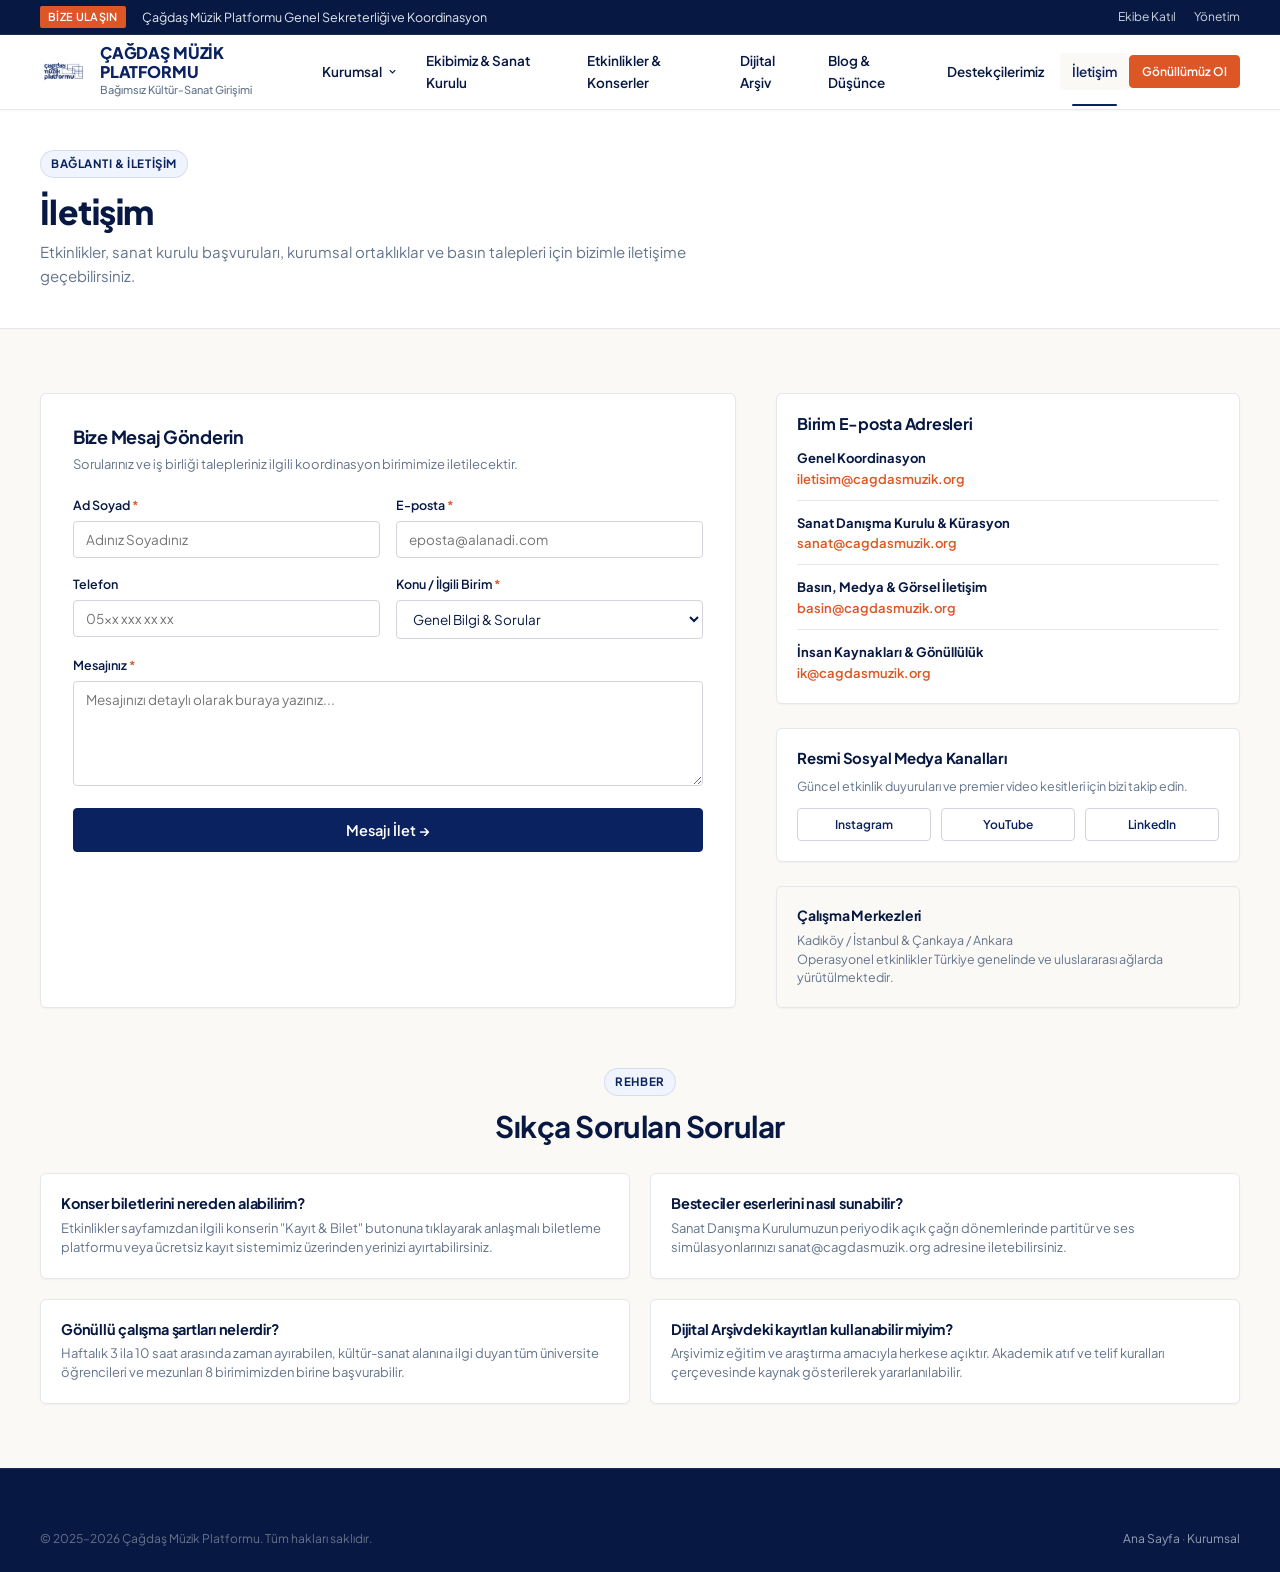
<file: iletisim.html>
<!DOCTYPE html>
<html lang="tr">
<head>
  <meta charset="UTF-8">
  <meta name="viewport" content="width=device-width, initial-scale=1.0">
  <title>İletişim — Çağdaş Müzik Platformu</title>
  <link rel="icon" type="image/png" href="assets/images/logo-navy.png">
  <link rel="stylesheet" href="assets/css/styles.css">
</head>
<body>

  <!-- Top Bar -->
  <div class="top-bar">
    <div class="container">
      <div class="top-bar-left">
        <span class="top-bar-tag">Bize Ulaşın</span>
        <span>Çağdaş Müzik Platformu Genel Sekreterliği ve Koordinasyon</span>
      </div>
      <div class="top-bar-right">
        <a href="gonullu.html" class="top-bar-link">Ekibe Katıl</a>
        <a href="admin/index.html" class="top-bar-link">Yönetim</a>
      </div>
    </div>
  </div>

  <!-- Header -->
  <header class="site-header">
    <div class="container header-inner">
      <a href="index.html" class="brand-logo">
        <img src="assets/images/logo-navy.png" alt="Çağdaş Müzik Platformu Logo">
        <div class="brand-text">
          <span class="brand-title">Çağdaş Müzik Platformu</span>
          <span class="brand-subtitle">Bağımsız Kültür-Sanat Girişimi</span>
        </div>
      </a>

      <nav class="main-nav">
        <div class="nav-item">
          <a href="kurumsal.html" class="nav-link">
            Kurumsal
            <svg width="11" height="11" viewBox="0 0 24 24" fill="none" stroke="currentColor" stroke-width="2.5"><polyline points="6 9 12 15 18 9"></polyline></svg>
          </a>
          <div class="dropdown-menu">
            <a href="kurumsal.html" class="dropdown-link"><span class="dropdown-link-title">Hakkımızda</span><span class="dropdown-link-desc">Platformun tanımı ve faaliyet alanları</span></a>
            <a href="baskan.html" class="dropdown-link"><span class="dropdown-link-title">Ön Söz (Başkandan)</span><span class="dropdown-link-desc">Kuruluş felsefesi ve çağdaş vizyon</span></a>
            <a href="degerlerimiz.html" class="dropdown-link"><span class="dropdown-link-title">Değerlerimiz</span><span class="dropdown-link-desc">12 temel etik ve kurumsal ilkemiz</span></a>
            <a href="vizyon-misyon.html" class="dropdown-link"><span class="dropdown-link-title">Vizyon & Misyon</span><span class="dropdown-link-desc">Gelecek hedeflerimiz ve stratejimiz</span></a>
          </div>
        </div>
        <div class="nav-item"><a href="ekibimiz.html" class="nav-link">Ekibimiz & Sanat Kurulu</a></div>
        <div class="nav-item"><a href="etkinlikler.html" class="nav-link">Etkinlikler & Konserler</a></div>
        <div class="nav-item"><a href="arsiv.html" class="nav-link">Dijital Arşiv</a></div>
        <div class="nav-item"><a href="blog.html" class="nav-link">Blog & Düşünce</a></div>
        <div class="nav-item"><a href="destekciler.html" class="nav-link">Destekçilerimiz</a></div>
        <div class="nav-item"><a href="iletisim.html" class="nav-link active">İletişim</a></div>
      </nav>

      <div class="header-actions">
        <a href="gonullu.html" class="btn btn-accent btn-sm">Gönüllümüz Ol</a>
        <button class="mobile-menu-btn" aria-label="Menü">
          <svg width="20" height="20" viewBox="0 0 24 24" fill="none" stroke="currentColor" stroke-width="2"><line x1="3" y1="12" x2="21" y2="12"></line><line x1="3" y1="6" x2="21" y2="6"></line><line x1="3" y1="18" x2="21" y2="18"></line></svg>
        </button>
      </div>
    </div>
  </header>

  <main>
    <div style="background:#FFFFFF; border-bottom:1px solid var(--border-subtle); padding:40px 0;">
      <div class="container">
        <span class="section-badge">Bağlantı & İletişim</span>
        <h1 style="color:var(--navy-dark); font-size:2.1rem; margin-bottom:8px;">İletişim</h1>
        <p style="color:var(--text-muted); font-size:15px; max-width:720px; margin:0;">
          Etkinlikler, sanat kurulu başvuruları, kurumsal ortaklıklar ve basın talepleri için bizimle iletişime geçebilirsiniz.
        </p>
      </div>
    </div>

    <section class="section">
      <div class="container">
        <div style="display:grid; grid-template-columns:1.2fr 0.8fr; gap:40px;">
          
          <!-- İletişim Formu -->
          <div class="card card-body" style="padding:32px;">
            <h2 style="font-size:18px; color:var(--navy-dark); margin-bottom:6px;">Bize Mesaj Gönderin</h2>
            <p style="font-size:13px; color:var(--text-muted); margin-bottom:20px;">Sorularınız ve iş birliği talepleriniz ilgili koordinasyon birimimize iletilecektir.</p>

            <form id="contact-form">
              <div style="display:grid; grid-template-columns:1fr 1fr; gap:16px;">
                <div class="form-group">
                  <label class="form-label" for="contact-name">Ad Soyad <span class="req">*</span></label>
                  <input type="text" id="contact-name" class="form-control" placeholder="Adınız Soyadınız" required>
                </div>
                <div class="form-group">
                  <label class="form-label" for="contact-email">E-posta <span class="req">*</span></label>
                  <input type="email" id="contact-email" class="form-control" placeholder="eposta@alanadi.com" required>
                </div>
              </div>

              <div style="display:grid; grid-template-columns:1fr 1fr; gap:16px;">
                <div class="form-group">
                  <label class="form-label" for="contact-phone">Telefon</label>
                  <input type="tel" id="contact-phone" class="form-control" placeholder="05xx xxx xx xx">
                </div>
                <div class="form-group">
                  <label class="form-label" for="contact-subject">Konu / İlgili Birim <span class="req">*</span></label>
                  <select id="contact-subject" class="form-control" required>
                    <option value="Genel Bilgi">Genel Bilgi & Sorular</option>
                    <option value="Sanat Kurulu">Sanat Danışma Kurulu & Eser Başvurusu</option>
                    <option value="Proje & Fon">Proje & Kaynak Geliştirme Ortaklığı</option>
                    <option value="Basın">Basın & Medya İletişimi</option>
                    <option value="Sponsorluk">Sponsorluk & İş Birliği</option>
                  </select>
                </div>
              </div>

              <div class="form-group">
                <label class="form-label" for="contact-message">Mesajınız <span class="req">*</span></label>
                <textarea id="contact-message" class="form-control" rows="5" placeholder="Mesajınızı detaylı olarak buraya yazınız..." required></textarea>
              </div>

              <button type="submit" class="btn btn-primary btn-lg" style="width:100%;">
                Mesajı İlet &rarr;
              </button>
            </form>
          </div>

          <!-- Sağ Taraf: Kurumsal Kanallar & Sosyal Medya -->
          <div>
            <div class="card card-body" style="margin-bottom:24px;">
              <h3 style="font-size:16px; color:var(--navy-dark); margin-bottom:14px;">Birim E-posta Adresleri</h3>
              <ul style="list-style:none; font-size:13px; padding:0; margin:0;">
                <li style="margin-bottom:12px; padding-bottom:10px; border-bottom:1px solid var(--border-subtle);">
                  <div style="font-weight:700; color:var(--navy-dark);">Genel Koordinasyon</div>
                  <a href="mailto:iletisim@cagdasmuzik.org" style="color:var(--orange-accent); font-weight:600;">iletisim@cagdasmuzik.org</a>
                </li>
                <li style="margin-bottom:12px; padding-bottom:10px; border-bottom:1px solid var(--border-subtle);">
                  <div style="font-weight:700; color:var(--navy-dark);">Sanat Danışma Kurulu & Kürasyon</div>
                  <a href="mailto:sanat@cagdasmuzik.org" style="color:var(--orange-accent); font-weight:600;">sanat@cagdasmuzik.org</a>
                </li>
                <li style="margin-bottom:12px; padding-bottom:10px; border-bottom:1px solid var(--border-subtle);">
                  <div style="font-weight:700; color:var(--navy-dark);">Basın, Medya & Görsel İletişim</div>
                  <a href="mailto:basin@cagdasmuzik.org" style="color:var(--orange-accent); font-weight:600;">basin@cagdasmuzik.org</a>
                </li>
                <li>
                  <div style="font-weight:700; color:var(--navy-dark);">İnsan Kaynakları & Gönüllülük</div>
                  <a href="mailto:ik@cagdasmuzik.org" style="color:var(--orange-accent); font-weight:600;">ik@cagdasmuzik.org</a>
                </li>
              </ul>
            </div>

            <div class="card card-body" style="margin-bottom:24px;">
              <h3 style="font-size:15px; color:var(--navy-dark); margin-bottom:8px;">Resmi Sosyal Medya Kanalları</h3>
              <p style="font-size:12.5px; color:var(--text-muted); margin-bottom:12px;">Güncel etkinlik duyuruları ve premier video kesitleri için bizi takip edin.</p>
              <div style="display:flex; gap:10px;">
                <a href="https://instagram.com" target="_blank" class="btn btn-outline btn-sm" style="flex:1;" rel="noopener">Instagram</a>
                <a href="https://youtube.com" target="_blank" class="btn btn-outline btn-sm" style="flex:1;" rel="noopener">YouTube</a>
                <a href="https://linkedin.com" target="_blank" class="btn btn-outline btn-sm" style="flex:1;" rel="noopener">LinkedIn</a>
              </div>
            </div>

            <div class="card card-body" style="background:var(--bg-canvas);">
              <h4 style="font-size:14px; color:var(--navy-dark); margin-bottom:6px;">Çalışma Merkezleri</h4>
              <p style="font-size:12.5px; color:var(--text-muted); margin:0; line-height:1.5;">
                Kadıköy / İstanbul & Çankaya / Ankara<br>
                Operasyonel etkinlikler Türkiye genelinde ve uluslararası ağlarda yürütülmektedir.
              </p>
            </div>
          </div>
        </div>

        <!-- SSS (Sıkça Sorulan Sorular) -->
        <div style="margin-top:60px;">
          <div class="section-header" style="margin-bottom:28px;">
            <span class="section-badge">Rehber</span>
            <h2 class="section-title">Sıkça Sorulan Sorular</h2>
          </div>

          <div style="display:grid; grid-template-columns:1fr 1fr; gap:20px;">
            <div class="card card-body">
              <h4 style="font-size:14.5px; color:var(--navy-dark); margin-bottom:6px;">Konser biletlerini nereden alabilirim?</h4>
              <p style="font-size:13px; color:var(--text-muted); margin:0; line-height:1.5;">
                Etkinlikler sayfamızdan ilgili konserin "Kayıt & Bilet" butonuna tıklayarak anlaşmalı biletleme platformu veya ücretsiz kayıt sistemimiz üzerinden yerinizi ayırtabilirsiniz.
              </p>
            </div>

            <div class="card card-body">
              <h4 style="font-size:14.5px; color:var(--navy-dark); margin-bottom:6px;">Besteciler eserlerini nasıl sunabilir?</h4>
              <p style="font-size:13px; color:var(--text-muted); margin:0; line-height:1.5;">
                Sanat Danışma Kurulumuzun periyodik açık çağrı dönemlerinde partitür ve ses simülasyonlarınızı sanat@cagdasmuzik.org adresine iletebilirsiniz.
              </p>
            </div>

            <div class="card card-body">
              <h4 style="font-size:14.5px; color:var(--navy-dark); margin-bottom:6px;">Gönüllü çalışma şartları nelerdir?</h4>
              <p style="font-size:13px; color:var(--text-muted); margin:0; line-height:1.5;">
                Haftalık 3 ila 10 saat arasında zaman ayırabilen, kültür-sanat alanına ilgi duyan tüm üniversite öğrencileri ve mezunları 8 birimimizden birine başvurabilir.
              </p>
            </div>

            <div class="card card-body">
              <h4 style="font-size:14.5px; color:var(--navy-dark); margin-bottom:6px;">Dijital Arşivdeki kayıtları kullanabilir miyim?</h4>
              <p style="font-size:13px; color:var(--text-muted); margin:0; line-height:1.5;">
                Arşivimiz eğitim ve araştırma amacıyla herkese açıktır. Akademik atıf ve telif kuralları çerçevesinde kaynak gösterilerek yararlanılabilir.
              </p>
            </div>
          </div>
        </div>
      </div>
    </section>
  </main>

  <footer class="site-footer">
    <div class="container">
      <div class="footer-bottom" style="padding:0;">
        <div>&copy; 2025–2026 Çağdaş Müzik Platformu. Tüm hakları saklıdır.</div>
        <div><a href="index.html" style="color:#94A3B8;">Ana Sayfa</a> · <a href="kurumsal.html" style="color:#94A3B8;">Kurumsal</a></div>
      </div>
    </div>
  </footer>

  <script src="assets/js/bootstrap-data.js"></script>
  <script src="assets/js/store.js"></script>
  <script src="assets/js/main.js"></script>
</body>
</html>
</file>
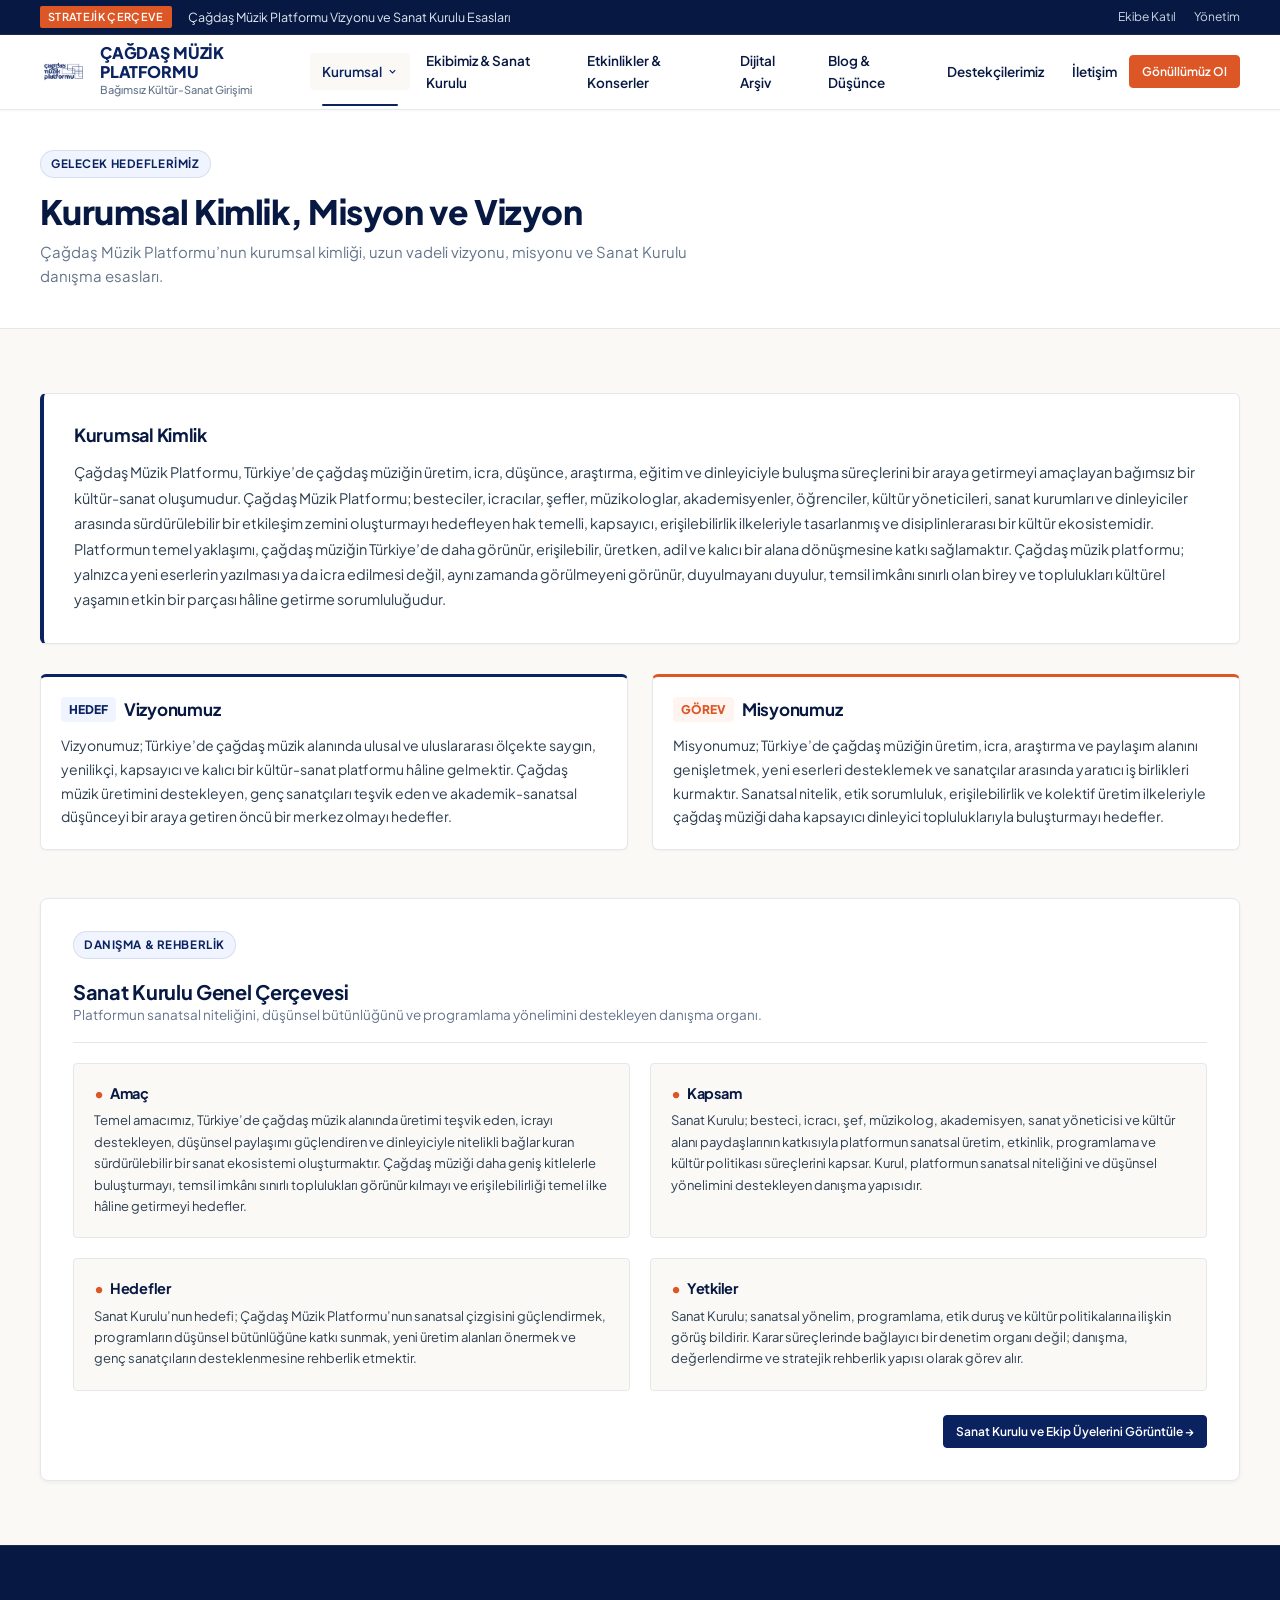
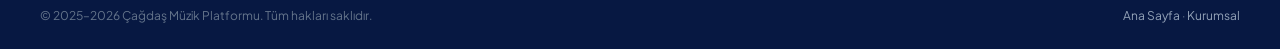
<file: vizyon-misyon.html>
<!DOCTYPE html>
<html lang="tr">
<head>
  <meta charset="UTF-8">
  <meta name="viewport" content="width=device-width, initial-scale=1.0">
  <title>Vizyon, Misyon & Sanat Kurulu Çerçevesi — Çağdaş Müzik Platformu</title>
  <link rel="icon" type="image/png" href="assets/images/logo-navy.png">
  <link rel="stylesheet" href="assets/css/styles.css">
</head>
<body>

  <!-- Top Bar -->
  <div class="top-bar">
    <div class="container">
      <div class="top-bar-left">
        <span class="top-bar-tag">Stratejik Çerçeve</span>
        <span>Çağdaş Müzik Platformu Vizyonu ve Sanat Kurulu Esasları</span>
      </div>
      <div class="top-bar-right">
        <a href="gonullu.html" class="top-bar-link">Ekibe Katıl</a>
        <a href="admin/index.html" class="top-bar-link">Yönetim</a>
      </div>
    </div>
  </div>

  <!-- Header -->
  <header class="site-header">
    <div class="container header-inner">
      <a href="index.html" class="brand-logo">
        <img src="assets/images/logo-navy.png" alt="Çağdaş Müzik Platformu Logo">
        <div class="brand-text">
          <span class="brand-title">Çağdaş Müzik Platformu</span>
          <span class="brand-subtitle">Bağımsız Kültür-Sanat Girişimi</span>
        </div>
      </a>

      <nav class="main-nav">
        <div class="nav-item">
          <a href="kurumsal.html" class="nav-link active">
            Kurumsal
            <svg width="11" height="11" viewBox="0 0 24 24" fill="none" stroke="currentColor" stroke-width="2.5"><polyline points="6 9 12 15 18 9"></polyline></svg>
          </a>
          <div class="dropdown-menu">
            <a href="kurumsal.html" class="dropdown-link"><span class="dropdown-link-title">Hakkımızda</span><span class="dropdown-link-desc">Platformun tanımı ve faaliyet alanları</span></a>
            <a href="baskan.html" class="dropdown-link"><span class="dropdown-link-title">Ön Söz (Başkandan)</span><span class="dropdown-link-desc">Kuruluş felsefesi ve çağdaş vizyon</span></a>
            <a href="degerlerimiz.html" class="dropdown-link"><span class="dropdown-link-title">Değerlerimiz</span><span class="dropdown-link-desc">12 temel etik ve kurumsal ilkemiz</span></a>
            <a href="vizyon-misyon.html" class="dropdown-link"><span class="dropdown-link-title">Vizyon & Misyon</span><span class="dropdown-link-desc">Gelecek hedeflerimiz ve stratejimiz</span></a>
          </div>
        </div>
        <div class="nav-item"><a href="ekibimiz.html" class="nav-link">Ekibimiz & Sanat Kurulu</a></div>
        <div class="nav-item"><a href="etkinlikler.html" class="nav-link">Etkinlikler & Konserler</a></div>
        <div class="nav-item"><a href="arsiv.html" class="nav-link">Dijital Arşiv</a></div>
        <div class="nav-item"><a href="blog.html" class="nav-link">Blog & Düşünce</a></div>
        <div class="nav-item"><a href="destekciler.html" class="nav-link">Destekçilerimiz</a></div>
        <div class="nav-item"><a href="iletisim.html" class="nav-link">İletişim</a></div>
      </nav>

      <div class="header-actions">
        <a href="gonullu.html" class="btn btn-accent btn-sm">Gönüllümüz Ol</a>
        <button class="mobile-menu-btn" aria-label="Menü">
          <svg width="20" height="20" viewBox="0 0 24 24" fill="none" stroke="currentColor" stroke-width="2"><line x1="3" y1="12" x2="21" y2="12"></line><line x1="3" y1="6" x2="21" y2="6"></line><line x1="3" y1="18" x2="21" y2="18"></line></svg>
        </button>
      </div>
    </div>
  </header>

  <main>
    <div style="background:#FFFFFF; border-bottom:1px solid var(--border-subtle); padding:40px 0;">
      <div class="container">
        <span class="section-badge">Gelecek Hedeflerimiz</span>
        <h1 style="color:var(--navy-dark); font-size:2.1rem; margin-bottom:8px;">Kurumsal Kimlik, Misyon ve Vizyon</h1>
        <p style="color:var(--text-muted); font-size:15px; max-width:700px; margin:0;">
          Çağdaş Müzik Platformu’nun kurumsal kimliği, uzun vadeli vizyonu, misyonu ve Sanat Kurulu danışma esasları.
        </p>
      </div>
    </div>

    <!-- Metin 3: Kimlik, Vizyon, Misyon Birebir -->
    <section class="section">
      <div class="container">
        <!-- Kurumsal Kimlik -->
        <div class="card card-body" style="margin-bottom:30px; border-left:4px solid var(--navy-primary); padding:30px;">
          <h2 style="font-size:18px; color:var(--navy-dark); margin-bottom:14px;">Kurumsal Kimlik</h2>
          <p style="font-size:14.5px; line-height:1.75; color:var(--text-body); margin:0;">
            Çağdaş Müzik Platformu, Türkiye’de çağdaş müziğin üretim, icra, düşünce, araştırma, eğitim ve dinleyiciyle buluşma süreçlerini bir araya getirmeyi amaçlayan bağımsız bir kültür-sanat oluşumudur. Çağdaş Müzik Platformu; besteciler, icracılar, şefler, müzikologlar, akademisyenler, öğrenciler, kültür yöneticileri, sanat kurumları ve dinleyiciler arasında sürdürülebilir bir etkileşim zemini oluşturmayı hedefleyen hak temelli, kapsayıcı, erişilebilirlik ilkeleriyle tasarlanmış ve disiplinlerarası bir kültür ekosistemidir. Platformun temel yaklaşımı, çağdaş müziğin Türkiye’de daha görünür, erişilebilir, üretken, adil ve kalıcı bir alana dönüşmesine katkı sağlamaktır. Çağdaş müzik platformu; yalnızca yeni eserlerin yazılması ya da icra edilmesi değil, aynı zamanda görülmeyeni görünür, duyulmayanı duyulur, temsil imkânı sınırlı olan birey ve toplulukları kültürel yaşamın etkin bir parçası hâline getirme sorumluluğudur.
          </p>
        </div>

        <!-- Vizyon & Misyon 2 Kolon -->
        <div style="display:grid; grid-template-columns:1fr 1fr; gap:24px; margin-bottom:48px;">
          <div class="card card-body" style="background:#FFFFFF; border-top:3px solid var(--navy-primary);">
            <div style="display:flex; align-items:center; gap:8px; margin-bottom:12px;">
              <span style="background:var(--navy-subtle); color:var(--navy-primary); font-weight:800; font-size:12px; padding:3px 8px; border-radius:4px;">HEDEF</span>
              <h3 style="font-size:17px; color:var(--navy-dark); margin:0;">Vizyonumuz</h3>
            </div>
            <p style="font-size:14px; line-height:1.7; color:var(--text-body); margin:0;">
              Vizyonumuz; Türkiye’de çağdaş müzik alanında ulusal ve uluslararası ölçekte saygın, yenilikçi, kapsayıcı ve kalıcı bir kültür-sanat platformu hâline gelmektir. Çağdaş müzik üretimini destekleyen, genç sanatçıları teşvik eden ve akademik-sanatsal düşünceyi bir araya getiren öncü bir merkez olmayı hedefler.
            </p>
          </div>

          <div class="card card-body" style="background:#FFFFFF; border-top:3px solid var(--orange-accent);">
            <div style="display:flex; align-items:center; gap:8px; margin-bottom:12px;">
              <span style="background:var(--orange-light); color:var(--orange-accent); font-weight:800; font-size:12px; padding:3px 8px; border-radius:4px;">GÖREV</span>
              <h3 style="font-size:17px; color:var(--navy-dark); margin:0;">Misyonumuz</h3>
            </div>
            <p style="font-size:14px; line-height:1.7; color:var(--text-body); margin:0;">
              Misyonumuz; Türkiye’de çağdaş müziğin üretim, icra, araştırma ve paylaşım alanını genişletmek, yeni eserleri desteklemek ve sanatçılar arasında yaratıcı iş birlikleri kurmaktır. Sanatsal nitelik, etik sorumluluk, erişilebilirlik ve kolektif üretim ilkeleriyle çağdaş müziği daha kapsayıcı dinleyici topluluklarıyla buluşturmayı hedefler.
            </p>
          </div>
        </div>

        <!-- Metin 5: Sanat Kurulu Genel Çerçevesi (Birebir) -->
        <div style="background:#FFFFFF; border:1px solid var(--border-subtle); border-radius:var(--radius-xl); padding:32px; box-shadow:var(--shadow-sm);">
          <div style="margin-bottom:20px; border-bottom:1px solid var(--border-subtle); padding-bottom:16px;">
            <span class="section-badge">Danışma & Rehberlik</span>
            <h2 style="font-size:20px; color:var(--navy-dark); margin-top:8px;">Sanat Kurulu Genel Çerçevesi</h2>
            <p style="font-size:13.5px; color:var(--text-muted); margin:0;">Platformun sanatsal niteliğini, düşünsel bütünlüğünü ve programlama yönelimini destekleyen danışma organı.</p>
          </div>

          <div style="display:grid; grid-template-columns:repeat(2, 1fr); gap:20px;">
            <div style="background:var(--bg-canvas); padding:20px; border-radius:var(--radius-md); border:1px solid var(--border-subtle);">
              <h4 style="color:var(--navy-dark); font-size:14.5px; margin-bottom:8px; display:flex; align-items:center; gap:6px;">
                <span style="color:var(--orange-accent); font-weight:800;">&bull;</span> Amaç
              </h4>
              <p style="font-size:13px; line-height:1.65; color:var(--text-body); margin:0;">
                Temel amacımız, Türkiye’de çağdaş müzik alanında üretimi teşvik eden, icrayı destekleyen, düşünsel paylaşımı güçlendiren ve dinleyiciyle nitelikli bağlar kuran sürdürülebilir bir sanat ekosistemi oluşturmaktır. Çağdaş müziği daha geniş kitlelerle buluşturmayı, temsil imkânı sınırlı toplulukları görünür kılmayı ve erişilebilirliği temel ilke hâline getirmeyi hedefler.
              </p>
            </div>

            <div style="background:var(--bg-canvas); padding:20px; border-radius:var(--radius-md); border:1px solid var(--border-subtle);">
              <h4 style="color:var(--navy-dark); font-size:14.5px; margin-bottom:8px; display:flex; align-items:center; gap:6px;">
                <span style="color:var(--orange-accent); font-weight:800;">&bull;</span> Kapsam
              </h4>
              <p style="font-size:13px; line-height:1.65; color:var(--text-body); margin:0;">
                Sanat Kurulu; besteci, icracı, şef, müzikolog, akademisyen, sanat yöneticisi ve kültür alanı paydaşlarının katkısıyla platformun sanatsal üretim, etkinlik, programlama ve kültür politikası süreçlerini kapsar. Kurul, platformun sanatsal niteliğini ve düşünsel yönelimini destekleyen danışma yapısıdır.
              </p>
            </div>

            <div style="background:var(--bg-canvas); padding:20px; border-radius:var(--radius-md); border:1px solid var(--border-subtle);">
              <h4 style="color:var(--navy-dark); font-size:14.5px; margin-bottom:8px; display:flex; align-items:center; gap:6px;">
                <span style="color:var(--orange-accent); font-weight:800;">&bull;</span> Hedefler
              </h4>
              <p style="font-size:13px; line-height:1.65; color:var(--text-body); margin:0;">
                Sanat Kurulu’nun hedefi; Çağdaş Müzik Platformu’nun sanatsal çizgisini güçlendirmek, programların düşünsel bütünlüğüne katkı sunmak, yeni üretim alanları önermek ve genç sanatçıların desteklenmesine rehberlik etmektir.
              </p>
            </div>

            <div style="background:var(--bg-canvas); padding:20px; border-radius:var(--radius-md); border:1px solid var(--border-subtle);">
              <h4 style="color:var(--navy-dark); font-size:14.5px; margin-bottom:8px; display:flex; align-items:center; gap:6px;">
                <span style="color:var(--orange-accent); font-weight:800;">&bull;</span> Yetkiler
              </h4>
              <p style="font-size:13px; line-height:1.65; color:var(--text-body); margin:0;">
                Sanat Kurulu; sanatsal yönelim, programlama, etik duruş ve kültür politikalarına ilişkin görüş bildirir. Karar süreçlerinde bağlayıcı bir denetim organı değil; danışma, değerlendirme ve stratejik rehberlik yapısı olarak görev alır.
              </p>
            </div>
          </div>

          <div style="margin-top:24px; text-align:right;">
            <a href="ekibimiz.html" class="btn btn-primary btn-sm">Sanat Kurulu ve Ekip Üyelerini Görüntüle &rarr;</a>
          </div>
        </div>
      </div>
    </section>
  </main>

  <footer class="site-footer">
    <div class="container">
      <div class="footer-bottom" style="padding:0;">
        <div>&copy; 2025–2026 Çağdaş Müzik Platformu. Tüm hakları saklıdır.</div>
        <div><a href="index.html" style="color:#94A3B8;">Ana Sayfa</a> · <a href="kurumsal.html" style="color:#94A3B8;">Kurumsal</a></div>
      </div>
    </div>
  </footer>

  <script src="assets/js/bootstrap-data.js"></script>
  <script src="assets/js/store.js"></script>
  <script src="assets/js/main.js"></script>
</body>
</html>
</file>
<file: assets/css/styles.css>
/* ==========================================================================
   ÇAĞDAŞ MÜZİK PLATFORMU — AVANGART EDİTORYAL TASARIM SİSTEMİ (UI/UX)
   Referans: Borusan Müzik Evi, IRCAM, Donaueschinger Musiktage, Ruhrtriennale
   Renkler: Kurumsal Derin Lacivert (#0A2260), Enerjik Turuncu (#DD5626)
   ========================================================================== */

@import url('https://fonts.googleapis.com/css2?family=Cormorant+Garamond:ital,wght@0,400;0,600;0,700;1,400;1,600&family=Playfair+Display:ital,wght@0,500;0,700;0,900;1,400;1,700&family=Plus+Jakarta+Sans:wght@300;400;500;600;700;800&family=Space+Mono:ital,wght@0,400;0,700;1,400&family=Montserrat:wght@500;600;700;800&display=swap');

:root {
  /* Kurumsal Renk Paleti (Logodan Alınan Birebir Kodlar) */
  --navy-primary: #0A2260;
  --navy-dark: #071842;
  --navy-deep: #051233;
  --navy-light: #18388C;
  --navy-subtle: #F0F4FF;

  --orange-accent: #DD5626;
  --orange-hover: #C24417;
  --orange-light: #FFF4F0;

  /* Zemin ve Yüzey Renkleri (Avangart Müze ve Sergi Tuvali) */
  --bg-canvas: #FAF9F6;
  --bg-card: #FFFFFF;
  --bg-subtle: #F4F3EE;

  /* Çerçeve ve Gölgeler */
  --border-subtle: #E5E7EB;
  --border-medium: #D1D5DB;
  --shadow-xs: 0 1px 2px 0 rgba(0, 0, 0, 0.04);
  --shadow-sm: 0 2px 4px 0 rgba(10, 34, 96, 0.05);
  --shadow-md: 0 6px 16px -2px rgba(10, 34, 96, 0.07);
  --shadow-lg: 0 12px 24px -4px rgba(10, 34, 96, 0.12);

  /* Metin Renkleri */
  --text-heading: #071842;
  --text-body: #2C3E50;
  --text-muted: #64748B;
  --text-light: #94A3B8;

  /* 3 Kademeli Avangart Tipografi Hiyerarşisi */
  --font-editorial: 'Cormorant Garamond', 'Playfair Display', Georgia, serif;
  --font-mono: 'Space Mono', 'JetBrains Mono', monospace;
  --font-heading: 'Plus Jakarta Sans', 'Montserrat', -apple-system, sans-serif;
  --font-body: 'Plus Jakarta Sans', -apple-system, BlinkMacSystemFont, "Segoe UI", Roboto, sans-serif;

  /* Boyutlar ve Düzen */
  --radius-sm: 2px;
  --radius-md: 4px;
  --radius-lg: 6px;
  --radius-xl: 8px;
  --container-max: 1240px;
  --header-height: 74px;
}

/* Temel Sıfırlama */
*, *::before, *::after {
  box-sizing: border-box;
  margin: 0;
  padding: 0;
}

html {
  font-size: 16px;
  scroll-behavior: smooth;
  -webkit-font-smoothing: antialiased;
  -moz-osx-font-smoothing: grayscale;
}

body {
  font-family: var(--font-body);
  background-color: var(--bg-canvas);
  color: var(--text-body);
  font-size: 15px;
  line-height: 1.6;
  min-height: 100vh;
  display: flex;
  flex-direction: column;
}

main {
  flex: 1 0 auto;
}

/* Tipografi Kuralları */
h1, h2, h3, h4, h5, h6 {
  font-family: var(--font-heading);
  color: var(--text-heading);
  font-weight: 700;
  line-height: 1.25;
  letter-spacing: -0.015em;
}

h1 { font-size: 2.25rem; font-weight: 800; }
h2 { font-size: 1.75rem; }
h3 { font-size: 1.25rem; }
h4 { font-size: 1.05rem; }

p {
  margin-bottom: 1rem;
}
p:last-child {
  margin-bottom: 0;
}

a {
  color: var(--navy-primary);
  text-decoration: none;
  transition: all 0.18s ease;
}
a:hover {
  color: var(--orange-accent);
}

img {
  max-width: 100%;
  height: auto;
  display: block;
}

/* Kapsayıcı (Container) */
.container {
  width: 100%;
  max-width: var(--container-max);
  margin-left: auto;
  margin-right: auto;
  padding-left: 20px;
  padding-right: 20px;
}

/* Üst Duyuru Şeridi */
.top-bar {
  background-color: var(--navy-dark);
  color: #E2E8F0;
  font-size: 12.5px;
  padding: 6px 0;
  border-bottom: 1px solid rgba(255, 255, 255, 0.08);
}
.top-bar .container {
  display: flex;
  justify-content: space-between;
  align-items: center;
}
.top-bar-left {
  display: flex;
  align-items: center;
  gap: 16px;
}
.top-bar-tag {
  background-color: var(--orange-accent);
  color: #FFFFFF;
  padding: 2px 8px;
  border-radius: var(--radius-sm);
  font-size: 11px;
  font-weight: 600;
  letter-spacing: 0.03em;
  text-transform: uppercase;
}
.top-bar-right {
  display: flex;
  align-items: center;
  gap: 18px;
}
.top-bar-link {
  color: #CBD5E1;
  display: inline-flex;
  align-items: center;
  gap: 6px;
  font-size: 12px;
}
.top-bar-link:hover {
  color: #FFFFFF;
}

/* Ana Header & Navbar */
.site-header {
  background-color: #FFFFFF;
  border-bottom: 1px solid var(--border-subtle);
  position: sticky;
  top: 0;
  z-index: 1000;
  box-shadow: 0 1px 3px 0 rgba(0, 0, 0, 0.03);
}
.header-inner {
  display: flex;
  align-items: center;
  justify-content: space-between;
  height: var(--header-height);
}

.brand-logo {
  display: flex;
  align-items: center;
  gap: 12px;
}
.brand-logo img {
  height: 48px;
  width: auto;
  object-fit: contain;
}
.brand-text {
  display: flex;
  flex-direction: column;
}
.brand-title {
  font-family: var(--font-heading);
  font-size: 16px;
  font-weight: 800;
  color: var(--navy-primary);
  line-height: 1.15;
  text-transform: uppercase;
  letter-spacing: -0.01em;
}
.brand-subtitle {
  font-size: 11px;
  color: var(--text-muted);
  font-weight: 500;
}

/* Navigasyon Menüsü */
.main-nav {
  display: flex;
  align-items: center;
  gap: 4px;
}
.nav-item {
  position: relative;
}
.nav-link {
  display: flex;
  align-items: center;
  gap: 5px;
  padding: 8px 12px;
  font-family: var(--font-heading);
  font-size: 13.5px;
  font-weight: 600;
  color: var(--text-heading);
  border-radius: var(--radius-md);
  transition: all 0.15s ease;
}
.nav-link:hover,
.nav-link.active {
  color: var(--navy-primary);
  background-color: var(--bg-canvas);
}
.nav-link.active::after {
  content: '';
  position: absolute;
  bottom: -16px;
  left: 12px;
  right: 12px;
  height: 2px;
  background-color: var(--navy-primary);
  border-radius: 2px;
}

/* Açılır Menü (Dropdown) */
.dropdown-menu {
  position: absolute;
  top: 100%;
  left: 0;
  width: 250px;
  background-color: #FFFFFF;
  border: 1px solid var(--border-subtle);
  border-radius: var(--radius-md);
  box-shadow: var(--shadow-lg);
  padding: 6px;
  display: none;
  z-index: 1100;
  margin-top: 8px;
}
.nav-item:hover .dropdown-menu {
  display: block;
}
.dropdown-link {
  display: flex;
  flex-direction: column;
  padding: 8px 12px;
  border-radius: var(--radius-sm);
  transition: all 0.15s ease;
}
.dropdown-link:hover {
  background-color: var(--bg-canvas);
}
.dropdown-link-title {
  font-family: var(--font-heading);
  font-size: 13px;
  font-weight: 600;
  color: var(--text-heading);
}
.dropdown-link-desc {
  font-size: 11px;
  color: var(--text-muted);
  margin-top: 2px;
}

/* Header Butonları */
.header-actions {
  display: flex;
  align-items: center;
  gap: 12px;
}

/* Buton Stilleri */
.btn {
  display: inline-flex;
  align-items: center;
  justify-content: center;
  gap: 8px;
  padding: 9px 16px;
  font-family: var(--font-heading);
  font-size: 13.5px;
  font-weight: 600;
  border-radius: var(--radius-md);
  border: 1px solid transparent;
  cursor: pointer;
  transition: all 0.18s cubic-bezier(0.16, 1, 0.3, 1);
  text-align: center;
  white-space: nowrap;
}

.btn-sm {
  padding: 6px 12px;
  font-size: 12px;
}
.btn-lg {
  padding: 12px 22px;
  font-size: 14.5px;
}

.btn-primary {
  background-color: var(--navy-primary);
  color: #FFFFFF;
  border-color: var(--navy-primary);
}
.btn-primary:hover {
  background-color: var(--navy-dark);
  color: #FFFFFF;
  box-shadow: 0 2px 6px rgba(10, 34, 96, 0.2);
}

.btn-accent {
  background-color: var(--orange-accent);
  color: #FFFFFF;
  border-color: var(--orange-accent);
}
.btn-accent:hover {
  background-color: var(--orange-hover);
  color: #FFFFFF;
  box-shadow: 0 2px 6px rgba(221, 86, 38, 0.25);
}

.btn-outline {
  background-color: #FFFFFF;
  color: var(--navy-primary);
  border-color: var(--border-medium);
}
.btn-outline:hover {
  background-color: var(--bg-canvas);
  border-color: var(--navy-primary);
  color: var(--navy-primary);
}

.btn-ghost {
  background-color: transparent;
  color: var(--text-body);
}
.btn-ghost:hover {
  background-color: var(--bg-subtle);
  color: var(--text-heading);
}

/* Mobil Menü Butonu */
.mobile-menu-btn {
  display: none;
  background: none;
  border: 1px solid var(--border-subtle);
  padding: 8px;
  border-radius: var(--radius-md);
  cursor: pointer;
  color: var(--text-heading);
}

/* Kart Stilleri (LinkedIn Tarzı Kompakt 1px Border) */
.card {
  background-color: var(--bg-card);
  border: 1px solid var(--border-subtle);
  border-radius: var(--radius-lg);
  box-shadow: var(--shadow-xs);
  overflow: hidden;
  transition: all 0.2s ease;
}
.card:hover {
  border-color: #CBD5E1;
  box-shadow: var(--shadow-md);
  transform: translateY(-2px);
}
.card-body {
  padding: 20px;
}
.card-header {
  padding: 16px 20px;
  border-bottom: 1px solid var(--border-subtle);
  background-color: #FFFFFF;
}
.card-footer {
  padding: 12px 20px;
  border-top: 1px solid var(--border-subtle);
  background-color: var(--bg-canvas);
}

/* Bölüm Başlıkları (Section Headers) */
.section-header {
  text-align: center;
  max-width: 720px;
  margin: 0 auto 40px auto;
}
.section-badge {
  display: inline-flex;
  align-items: center;
  gap: 6px;
  background-color: var(--navy-subtle);
  color: var(--navy-primary);
  font-family: var(--font-heading);
  font-size: 11.5px;
  font-weight: 700;
  text-transform: uppercase;
  letter-spacing: 0.05em;
  padding: 4px 10px;
  border-radius: 999px;
  margin-bottom: 12px;
  border: 1px solid rgba(10, 34, 96, 0.1);
}
.section-badge.orange {
  background-color: var(--orange-light);
  color: var(--orange-accent);
  border-color: rgba(221, 86, 38, 0.2);
}
.section-title {
  font-size: 1.85rem;
  color: var(--text-heading);
  margin-bottom: 12px;
}
.section-desc {
  font-size: 15px;
  color: var(--text-muted);
  line-height: 1.6;
}

/* Hero Bölümü */
.hero-section {
  background: linear-gradient(180deg, #FFFFFF 0%, var(--bg-canvas) 100%);
  border-bottom: 1px solid var(--border-subtle);
  padding: 60px 0 50px 0;
  position: relative;
  overflow: hidden;
}
.hero-grid {
  display: grid;
  grid-template-columns: 1.15fr 0.85fr;
  gap: 40px;
  align-items: center;
}
.hero-badge-wrap {
  margin-bottom: 16px;
}
.hero-badge {
  display: inline-flex;
  align-items: center;
  gap: 8px;
  background-color: #FFFFFF;
  border: 1px solid var(--border-subtle);
  box-shadow: var(--shadow-xs);
  padding: 5px 12px;
  border-radius: 999px;
  font-size: 12.5px;
  font-weight: 600;
  color: var(--navy-primary);
}
.hero-badge-dot {
  width: 8px;
  height: 8px;
  background-color: var(--orange-accent);
  border-radius: 50%;
  display: inline-block;
  animation: pulse-dot 2s infinite;
}
@keyframes pulse-dot {
  0% { transform: scale(0.95); opacity: 0.8; }
  50% { transform: scale(1.2); opacity: 1; }
  100% { transform: scale(0.95); opacity: 0.8; }
}

.hero-title {
  font-size: 2.5rem;
  font-weight: 800;
  line-height: 1.18;
  margin-bottom: 16px;
  color: var(--navy-dark);
}
.hero-title span.accent {
  color: var(--orange-accent);
}
.hero-lead {
  font-size: 16px;
  color: var(--text-body);
  line-height: 1.65;
  margin-bottom: 24px;
}
.hero-cta {
  display: flex;
  gap: 12px;
  margin-bottom: 32px;
  flex-wrap: wrap;
}

/* Hero Sağ Taraf Kart / Vitrin */
.hero-visual-card {
  background-color: #FFFFFF;
  border: 1px solid var(--border-subtle);
  border-radius: var(--radius-xl);
  box-shadow: var(--shadow-md);
  padding: 24px;
  position: relative;
}
.hero-visual-header {
  display: flex;
  align-items: center;
  justify-content: space-between;
  padding-bottom: 16px;
  border-bottom: 1px solid var(--border-subtle);
  margin-bottom: 18px;
}
.hero-visual-title {
  font-size: 13.5px;
  font-weight: 700;
  color: var(--navy-primary);
  text-transform: uppercase;
  letter-spacing: 0.04em;
  display: flex;
  align-items: center;
  gap: 8px;
}

/* İstatistik Şeridi (Stats Bar) */
.stats-strip {
  background-color: #FFFFFF;
  border: 1px solid var(--border-subtle);
  border-radius: var(--radius-lg);
  box-shadow: var(--shadow-xs);
  padding: 20px 24px;
  display: grid;
  grid-template-columns: repeat(4, 1fr);
  gap: 20px;
  margin-top: 36px;
}
.stat-item {
  display: flex;
  align-items: center;
  gap: 14px;
  border-right: 1px solid var(--border-subtle);
  padding-right: 16px;
}
.stat-item:last-child {
  border-right: none;
  padding-right: 0;
}
.stat-icon {
  width: 44px;
  height: 44px;
  border-radius: var(--radius-md);
  background-color: var(--navy-subtle);
  color: var(--navy-primary);
  display: flex;
  align-items: center;
  justify-content: center;
  font-size: 20px;
  flex-shrink: 0;
}
.stat-item.orange .stat-icon {
  background-color: var(--orange-light);
  color: var(--orange-accent);
}
.stat-num {
  font-family: var(--font-heading);
  font-size: 1.6rem;
  font-weight: 800;
  color: var(--navy-dark);
  line-height: 1.1;
}
.stat-label {
  font-size: 12px;
  color: var(--text-muted);
  font-weight: 500;
}

/* Section Standart Boşlukları */
.section {
  padding: 64px 0;
}
.section-light {
  background-color: #FFFFFF;
  border-top: 1px solid var(--border-subtle);
  border-bottom: 1px solid var(--border-subtle);
}

/* 12 Temel Değer Kartları Grid */
.values-grid {
  display: grid;
  grid-template-columns: repeat(3, 1fr);
  gap: 18px;
}
.value-card {
  background-color: #FFFFFF;
  border: 1px solid var(--border-subtle);
  border-radius: var(--radius-lg);
  padding: 20px;
  transition: all 0.2s ease;
  display: flex;
  gap: 14px;
}
.value-card:hover {
  border-color: var(--navy-primary);
  box-shadow: var(--shadow-sm);
  transform: translateY(-2px);
}
.value-num {
  font-family: var(--font-heading);
  font-size: 12px;
  font-weight: 800;
  color: var(--orange-accent);
  background-color: var(--orange-light);
  width: 28px;
  height: 28px;
  border-radius: var(--radius-sm);
  display: flex;
  align-items: center;
  justify-content: center;
  flex-shrink: 0;
}
.value-content {
  flex: 1;
}
.value-title {
  font-size: 14.5px;
  font-weight: 700;
  color: var(--navy-dark);
  margin-bottom: 6px;
}
.value-text {
  font-size: 13px;
  color: var(--text-muted);
  line-height: 1.55;
  margin: 0;
}

/* Etkinlik Kartları Grid */
.events-grid {
  display: grid;
  grid-template-columns: repeat(3, 1fr);
  gap: 20px;
}
.event-card {
  background-color: #FFFFFF;
  border: 1px solid var(--border-subtle);
  border-radius: var(--radius-lg);
  overflow: hidden;
  display: flex;
  flex-direction: column;
  transition: all 0.2s ease;
}
.event-card:hover {
  border-color: #CBD5E1;
  box-shadow: var(--shadow-md);
  transform: translateY(-2px);
}
.event-thumb {
  height: 160px;
  position: relative;
  background-color: var(--navy-dark);
  overflow: hidden;
}
.event-thumb img {
  width: 100%;
  height: 100%;
  object-fit: cover;
  transition: transform 0.3s ease;
}
.event-card:hover .event-thumb img {
  transform: scale(1.03);
}
.event-category-badge {
  position: absolute;
  top: 12px;
  left: 12px;
  background-color: rgba(10, 34, 96, 0.88);
  backdrop-filter: blur(4px);
  color: #FFFFFF;
  font-size: 11px;
  font-weight: 600;
  padding: 3px 8px;
  border-radius: var(--radius-sm);
  text-transform: uppercase;
  letter-spacing: 0.03em;
}
.event-status-badge {
  position: absolute;
  top: 12px;
  right: 12px;
  background-color: var(--orange-accent);
  color: #FFFFFF;
  font-size: 11px;
  font-weight: 600;
  padding: 3px 8px;
  border-radius: var(--radius-sm);
}
.event-status-badge.past {
  background-color: #64748B;
}

.event-body {
  padding: 18px;
  flex: 1;
  display: flex;
  flex-direction: column;
}
.event-meta {
  display: flex;
  align-items: center;
  gap: 14px;
  font-size: 12px;
  color: var(--text-muted);
  margin-bottom: 8px;
}
.event-meta-item {
  display: flex;
  align-items: center;
  gap: 4px;
}
.event-title {
  font-size: 15px;
  font-weight: 700;
  color: var(--navy-dark);
  margin-bottom: 8px;
  line-height: 1.35;
}
.event-desc {
  font-size: 13px;
  color: var(--text-muted);
  line-height: 1.5;
  margin-bottom: 16px;
  flex: 1;
}
.event-footer {
  padding-top: 12px;
  border-top: 1px solid var(--border-subtle);
  display: flex;
  align-items: center;
  justify-content: space-between;
}
.event-venue {
  font-size: 12px;
  font-weight: 600;
  color: var(--text-heading);
  display: flex;
  align-items: center;
  gap: 4px;
}

/* Dijital Arşiv Kartları */
.archive-grid {
  display: grid;
  grid-template-columns: repeat(4, 1fr);
  gap: 18px;
}
.archive-card {
  background-color: #FFFFFF;
  border: 1px solid var(--border-subtle);
  border-radius: var(--radius-lg);
  overflow: hidden;
  transition: all 0.2s ease;
  cursor: pointer;
}
.archive-card:hover {
  border-color: var(--navy-primary);
  box-shadow: var(--shadow-md);
  transform: translateY(-2px);
}
.archive-thumb {
  height: 140px;
  position: relative;
  background-color: var(--navy-dark);
}
.archive-thumb img {
  width: 100%;
  height: 100%;
  object-fit: cover;
  opacity: 0.85;
}
.archive-play-btn {
  position: absolute;
  top: 50%;
  left: 50%;
  transform: translate(-50%, -50%);
  width: 42px;
  height: 42px;
  border-radius: 50%;
  background-color: rgba(221, 86, 38, 0.92);
  color: #FFFFFF;
  display: flex;
  align-items: center;
  justify-content: center;
  box-shadow: 0 4px 12px rgba(0, 0, 0, 0.25);
  transition: all 0.2s ease;
}
.archive-card:hover .archive-play-btn {
  transform: translate(-50%, -50%) scale(1.1);
  background-color: var(--orange-accent);
}
.archive-duration {
  position: absolute;
  bottom: 8px;
  right: 8px;
  background-color: rgba(0, 0, 0, 0.75);
  color: #FFFFFF;
  font-size: 11px;
  font-weight: 500;
  padding: 2px 6px;
  border-radius: var(--radius-sm);
}
.archive-body {
  padding: 14px;
}
.archive-title {
  font-size: 13.5px;
  font-weight: 700;
  color: var(--navy-dark);
  margin-bottom: 4px;
  line-height: 1.3;
}
.archive-composer {
  font-size: 12px;
  color: var(--orange-accent);
  font-weight: 600;
  margin-bottom: 4px;
}
.archive-performer {
  font-size: 11.5px;
  color: var(--text-muted);
}

/* Ekip Kartları ve Filtre Sekmeleri (8 Birim, 40 Gönüllü) */
.team-tabs {
  display: flex;
  flex-wrap: wrap;
  gap: 8px;
  margin-bottom: 30px;
  justify-content: center;
}
.team-tab-btn {
  background-color: #FFFFFF;
  border: 1px solid var(--border-subtle);
  border-radius: var(--radius-md);
  padding: 7px 14px;
  font-family: var(--font-heading);
  font-size: 12.5px;
  font-weight: 600;
  color: var(--text-heading);
  cursor: pointer;
  transition: all 0.15s ease;
}
.team-tab-btn:hover {
  border-color: var(--navy-primary);
  color: var(--navy-primary);
}
.team-tab-btn.active {
  background-color: var(--navy-primary);
  border-color: var(--navy-primary);
  color: #FFFFFF;
}

.team-grid {
  display: grid;
  grid-template-columns: repeat(4, 1fr);
  gap: 18px;
}
.team-card {
  background-color: #FFFFFF;
  border: 1px solid var(--border-subtle);
  border-radius: var(--radius-lg);
  padding: 18px;
  transition: all 0.2s ease;
  display: flex;
  flex-direction: column;
}
.team-card:hover {
  border-color: #CBD5E1;
  box-shadow: var(--shadow-sm);
  transform: translateY(-2px);
}
.team-card-header {
  display: flex;
  align-items: center;
  gap: 12px;
  margin-bottom: 12px;
}
.team-avatar {
  width: 48px;
  height: 48px;
  border-radius: 50%;
  object-fit: cover;
  border: 2px solid var(--border-subtle);
  background-color: var(--bg-canvas);
  flex-shrink: 0;
}
.team-info {
  flex: 1;
  min-width: 0;
}
.team-name {
  font-size: 14px;
  font-weight: 700;
  color: var(--navy-dark);
  white-space: nowrap;
  overflow: hidden;
  text-overflow: ellipsis;
}
.team-unit {
  font-size: 11px;
  color: var(--orange-accent);
  font-weight: 600;
  text-transform: uppercase;
  letter-spacing: 0.02em;
}
.team-title {
  font-size: 11.5px;
  color: var(--text-muted);
  white-space: nowrap;
  overflow: hidden;
  text-overflow: ellipsis;
}
.team-bio {
  font-size: 12px;
  color: var(--text-body);
  line-height: 1.5;
  margin-bottom: 12px;
  flex: 1;
}
.team-footer {
  padding-top: 10px;
  border-top: 1px solid var(--border-subtle);
  display: flex;
  align-items: center;
  justify-content: space-between;
}
.team-linkedin {
  display: inline-flex;
  align-items: center;
  gap: 4px;
  font-size: 11.5px;
  color: #0A66C2;
  font-weight: 600;
}
.team-linkedin:hover {
  text-decoration: underline;
}

/* Blog Kartları Grid */
.blog-grid {
  display: grid;
  grid-template-columns: repeat(3, 1fr);
  gap: 20px;
}
.blog-card {
  background-color: #FFFFFF;
  border: 1px solid var(--border-subtle);
  border-radius: var(--radius-lg);
  overflow: hidden;
  display: flex;
  flex-direction: column;
  transition: all 0.2s ease;
}
.blog-card:hover {
  border-color: #CBD5E1;
  box-shadow: var(--shadow-md);
  transform: translateY(-2px);
}
.blog-thumb {
  height: 170px;
  background-color: var(--navy-dark);
  overflow: hidden;
}
.blog-thumb img {
  width: 100%;
  height: 100%;
  object-fit: cover;
  transition: transform 0.3s ease;
}
.blog-card:hover .blog-thumb img {
  transform: scale(1.03);
}
.blog-body {
  padding: 18px;
  flex: 1;
  display: flex;
  flex-direction: column;
}
.blog-meta {
  display: flex;
  align-items: center;
  gap: 12px;
  font-size: 11.5px;
  color: var(--text-muted);
  margin-bottom: 8px;
}
.blog-category {
  background-color: var(--navy-subtle);
  color: var(--navy-primary);
  font-weight: 600;
  padding: 2px 7px;
  border-radius: var(--radius-sm);
}
.blog-title {
  font-size: 15px;
  font-weight: 700;
  color: var(--navy-dark);
  margin-bottom: 8px;
  line-height: 1.35;
}
.blog-excerpt {
  font-size: 13px;
  color: var(--text-muted);
  line-height: 1.55;
  margin-bottom: 16px;
  flex: 1;
}
.blog-footer {
  padding-top: 12px;
  border-top: 1px solid var(--border-subtle);
  display: flex;
  align-items: center;
  justify-content: space-between;
  font-size: 12px;
}
.blog-author {
  font-weight: 600;
  color: var(--text-heading);
}

/* Destekçi ve İş Birliği Logoları */
.partners-grid {
  display: grid;
  grid-template-columns: repeat(6, 1fr);
  gap: 14px;
  align-items: center;
}
.partner-logo-box {
  background-color: #FFFFFF;
  border: 1px solid var(--border-subtle);
  border-radius: var(--radius-md);
  padding: 14px 10px;
  text-align: center;
  display: flex;
  flex-direction: column;
  align-items: center;
  justify-content: center;
  min-height: 72px;
  transition: all 0.18s ease;
}
.partner-logo-box:hover {
  border-color: var(--navy-primary);
  box-shadow: var(--shadow-sm);
}
.partner-logo-name {
  font-family: var(--font-heading);
  font-size: 12px;
  font-weight: 700;
  color: var(--navy-dark);
}
.partner-logo-type {
  font-size: 10.5px;
  color: var(--text-muted);
}

/* Form Elemanları (Kurumsal Kompakt Standart) */
.form-group {
  margin-bottom: 16px;
}
.form-label {
  display: block;
  font-family: var(--font-heading);
  font-size: 12.5px;
  font-weight: 600;
  color: var(--text-heading);
  margin-bottom: 6px;
}
.form-label span.req {
  color: var(--orange-accent);
}
.form-control {
  width: 100%;
  padding: 9px 12px;
  font-family: var(--font-body);
  font-size: 13.5px;
  color: var(--text-heading);
  background-color: #FFFFFF;
  border: 1px solid var(--border-medium);
  border-radius: var(--radius-md);
  transition: all 0.15s ease;
  outline: none;
}
.form-control:focus {
  border-color: var(--navy-primary);
  box-shadow: 0 0 0 3px rgba(10, 34, 96, 0.08);
}
textarea.form-control {
  min-height: 100px;
  resize: vertical;
}
.form-helper {
  font-size: 11.5px;
  color: var(--text-muted);
  margin-top: 4px;
}
.form-check {
  display: flex;
  align-items: flex-start;
  gap: 8px;
  margin-bottom: 14px;
}
.form-check-input {
  margin-top: 3px;
}
.form-check-label {
  font-size: 12.5px;
  color: var(--text-body);
}

/* Modal Bileşeni */
.modal-backdrop {
  position: fixed;
  top: 0;
  left: 0;
  width: 100%;
  height: 100%;
  background-color: rgba(7, 24, 66, 0.65);
  backdrop-filter: blur(4px);
  z-index: 2000;
  display: none;
  align-items: center;
  justify-content: center;
  padding: 20px;
}
.modal-backdrop.active {
  display: flex;
}
.modal-box {
  background-color: #FFFFFF;
  border-radius: var(--radius-xl);
  box-shadow: var(--shadow-lg);
  width: 100%;
  max-width: 680px;
  max-height: 90vh;
  overflow-y: auto;
  border: 1px solid var(--border-subtle);
  position: relative;
  animation: modal-enter 0.2s cubic-bezier(0.16, 1, 0.3, 1);
}
@keyframes modal-enter {
  from { opacity: 0; transform: scale(0.96); }
  to { opacity: 1; transform: scale(1); }
}
.modal-header {
  padding: 16px 20px;
  border-bottom: 1px solid var(--border-subtle);
  display: flex;
  align-items: center;
  justify-content: space-between;
}
.modal-title {
  font-size: 16px;
  font-weight: 700;
  color: var(--navy-dark);
}
.modal-close {
  background: none;
  border: none;
  font-size: 22px;
  color: var(--text-muted);
  cursor: pointer;
  padding: 4px;
  line-height: 1;
}
.modal-close:hover {
  color: var(--orange-accent);
}
.modal-body {
  padding: 20px;
}

/* Footer (Prestijli Derin Lacivert) */
.site-footer {
  background-color: var(--navy-dark);
  color: #E2E8F0;
  padding: 60px 0 24px 0;
  border-top: 1px solid rgba(255, 255, 255, 0.08);
  margin-top: auto;
}
.footer-grid {
  display: grid;
  grid-template-columns: 1.5fr 1fr 1fr 1.2fr;
  gap: 36px;
  padding-bottom: 40px;
  border-bottom: 1px solid rgba(255, 255, 255, 0.1);
}
.footer-brand img {
  height: 48px;
  width: auto;
  margin-bottom: 14px;
}
.footer-desc {
  font-size: 13px;
  color: #94A3B8;
  line-height: 1.6;
  margin-bottom: 18px;
}
.footer-title {
  font-family: var(--font-heading);
  font-size: 13.5px;
  font-weight: 700;
  color: #FFFFFF;
  text-transform: uppercase;
  letter-spacing: 0.05em;
  margin-bottom: 16px;
}
.footer-links {
  list-style: none;
}
.footer-links li {
  margin-bottom: 9px;
}
.footer-links a {
  color: #94A3B8;
  font-size: 13px;
}
.footer-links a:hover {
  color: #FFFFFF;
  padding-left: 3px;
}
.footer-social-links {
  display: flex;
  gap: 10px;
  margin-top: 14px;
}
.social-icon-btn {
  width: 34px;
  height: 34px;
  border-radius: var(--radius-md);
  background-color: rgba(255, 255, 255, 0.08);
  color: #FFFFFF;
  display: flex;
  align-items: center;
  justify-content: center;
  transition: all 0.15s ease;
}
.social-icon-btn:hover {
  background-color: var(--orange-accent);
  color: #FFFFFF;
}

.footer-bottom {
  padding-top: 24px;
  display: flex;
  align-items: center;
  justify-content: space-between;
  font-size: 12px;
  color: #64748B;
}

/* Responsive Uyumluluk */
@media (max-width: 1024px) {
  .hero-grid { grid-template-columns: 1fr; }
  .stats-strip { grid-template-columns: repeat(2, 1fr); }
  .values-grid { grid-template-columns: repeat(2, 1fr); }
  .events-grid { grid-template-columns: repeat(2, 1fr); }
  .archive-grid { grid-template-columns: repeat(2, 1fr); }
  .team-grid { grid-template-columns: repeat(2, 1fr); }
  .blog-grid { grid-template-columns: repeat(2, 1fr); }
  .partners-grid { grid-template-columns: repeat(3, 1fr); }
  .footer-grid { grid-template-columns: repeat(2, 1fr); }
}

@media (max-width: 768px) {
  .main-nav { display: none; }
  .mobile-menu-btn { display: block; }
  .top-bar-left { display: none; }
  .stats-strip { grid-template-columns: 1fr; }
  .stat-item { border-right: none; border-bottom: 1px solid var(--border-subtle); padding-bottom: 12px; }
  .values-grid { grid-template-columns: 1fr; }
  .events-grid { grid-template-columns: 1fr; }
  .archive-grid { grid-template-columns: 1fr; }
  .team-grid { grid-template-columns: 1fr; }
  .blog-grid { grid-template-columns: 1fr; }
  .partners-grid { grid-template-columns: repeat(2, 1fr); }
  .footer-grid { grid-template-columns: 1fr; }
  .footer-bottom { flex-direction: column; gap: 12px; text-align: center; }
}

/* ==========================================================================
   AVANGART ÇAĞDAŞ MÜZİK MOTİFLERİ & EDİTORYAL MİZANPAJ BİLEŞENLERİ
   ========================================================================== */

/* Partitür Dizek Çizgileri (Stave Lines) */
.stave-lines {
  background: repeating-linear-gradient(
    to bottom,
    transparent,
    transparent 5px,
    rgba(10, 34, 96, 0.08) 5px,
    rgba(10, 34, 96, 0.08) 6px
  );
  height: 25px;
  width: 100%;
  margin: 12px 0;
  opacity: 0.75;
}

/* Ölçü & Katalog Etiketleri */
.score-measure-tag {
  position: absolute;
  bottom: 8px;
  left: 8px;
  background: rgba(7, 24, 66, 0.85);
  backdrop-filter: blur(4px);
  color: #FFFFFF;
  font-family: var(--font-mono, monospace);
  font-size: 10.5px;
  letter-spacing: 0.05em;
  padding: 2px 6px;
  border-radius: var(--radius-sm);
  border: 1px solid rgba(255, 255, 255, 0.15);
}

.team-catalog-badge {
  font-family: var(--font-mono, monospace);
  font-size: 10px;
  letter-spacing: 0.04em;
  color: var(--text-muted);
  background: var(--bg-canvas);
  padding: 3px 6px;
  border-radius: var(--radius-sm);
  border: 1px solid var(--border-subtle);
}

.score-coord {
  font-family: var(--font-mono, monospace);
  font-size: 11px;
  color: var(--orange-accent);
  letter-spacing: 0.03em;
}

/* Darkroom Auditorium Modal */
.darkroom-modal {
  border: 1px solid rgba(255, 255, 255, 0.15) !important;
  box-shadow: 0 25px 50px -12px rgba(0, 0, 0, 0.8) !important;
  border-radius: var(--radius-md) !important;
}

/* Editoryal Tipografi Yardımcıları */
.font-editorial {
  font-family: var(--font-editorial, serif) !important;
}
.font-mono {
  font-family: var(--font-mono, monospace) !important;
}
</file>
